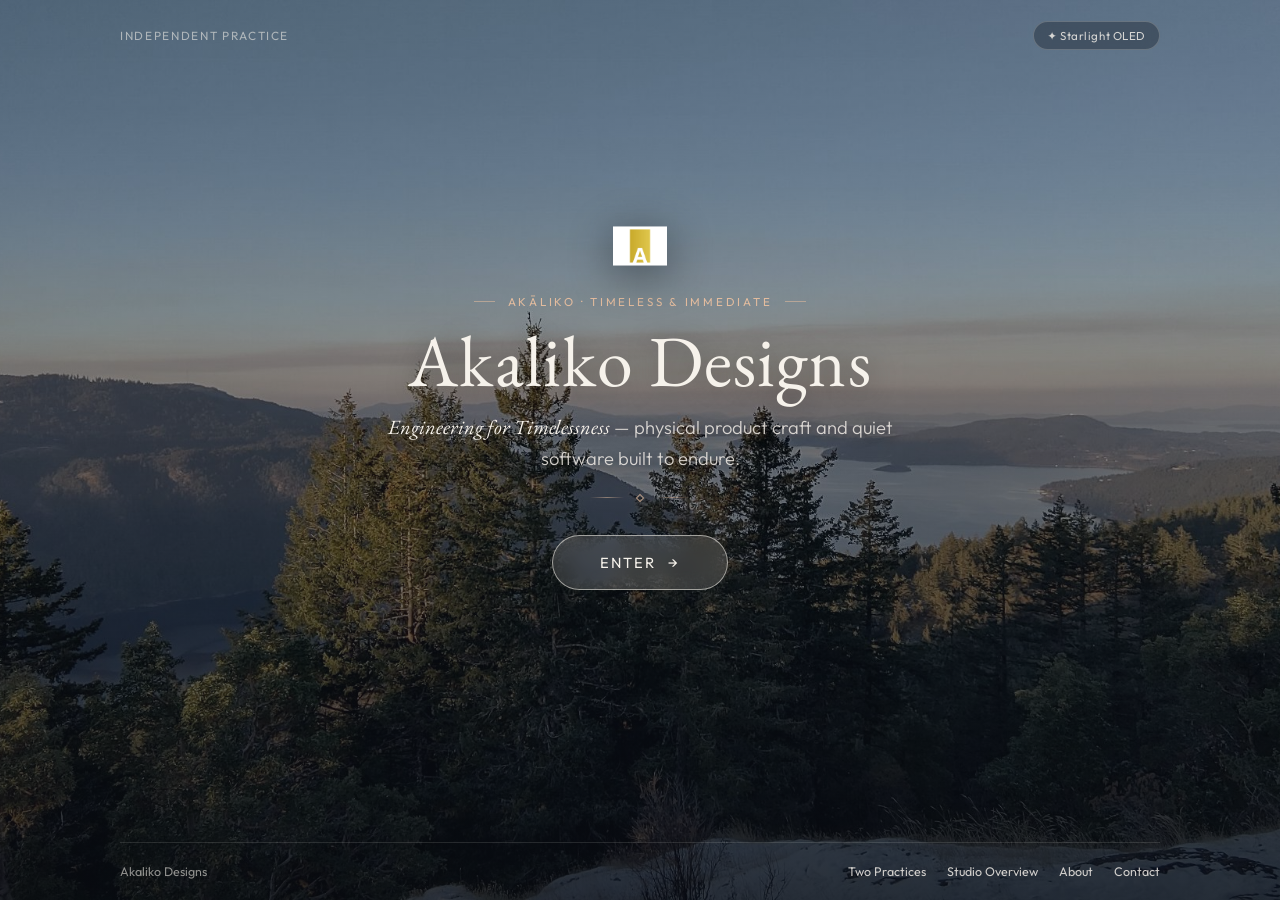
<file: index.html>
<!DOCTYPE html>
<html lang="en">
<head>
  <meta charset="UTF-8">
  <meta name="viewport" content="width=device-width, initial-scale=1.0">
  <link rel="icon" type="image/png" href="assets/akaliko-mark-gold.png">
  <title>Akaliko Designs — Engineering for Timelessness</title>
  <meta name="description" content="Akaliko Designs — Engineering for Timelessness across physical hardware development and quiet software.">
  <link rel="preconnect" href="https://fonts.googleapis.com">
  <link rel="preconnect" href="https://fonts.gstatic.com" crossorigin>
  <link href="https://fonts.googleapis.com/css2?family=EB+Garamond:ital,wght@0,400;0,500;1,400&family=Outfit:wght@300;400;500&display=swap" rel="stylesheet">
  <style>
:root {
  --phi: 1.618;
  --s1: 8px;
  --s2: 13px;
  --s3: 21px;
  --s4: 34px;
  --s5: 55px;
  --fg: #F6F2EB;
  --muted: rgba(246, 242, 235, 0.82);
  --dim: rgba(246, 242, 235, 0.56);
  --warm: #E3BC9E;
  --scrim-top: rgba(13, 18, 27, 0.36);
  --scrim-mid: rgba(13, 18, 27, 0.50);
  --scrim-bot: rgba(9, 12, 18, 0.82);
  --font-serif: 'EB Garamond', Georgia, serif;
  --font-sans: 'Outfit', system-ui, -apple-system, sans-serif;
}

html[data-theme="starlight"] {
  --scrim-top: rgba(0, 0, 0, 0.62);
  --scrim-mid: rgba(0, 0, 0, 0.74);
  --scrim-bot: rgba(0, 0, 0, 0.94);
}

*, *::before, *::after { box-sizing: border-box; }
html, body { margin: 0; padding: 0; }

body {
  min-height: 100svh;
  font-family: var(--font-sans);
  color: var(--fg);
  background:
    linear-gradient(180deg, var(--scrim-top) 0%, var(--scrim-mid) 54%, var(--scrim-bot) 100%),
    url("assets/hero-evergreen-vista.jpg") center 46% / cover no-repeat fixed;
  display: flex;
  flex-direction: column;
  justify-content: space-between;
  padding: var(--s3) var(--s3) calc(var(--s3) + env(safe-area-inset-bottom, 0px));
  -webkit-font-smoothing: antialiased;
}

.top-bar {
  width: 100%;
  max-width: 1040px;
  margin: 0 auto;
  display: flex;
  align-items: center;
  justify-content: space-between;
  gap: var(--s2);
  font-size: 0.74rem;
  letter-spacing: 0.14em;
  text-transform: uppercase;
  color: var(--dim);
}
.mode-btn {
  background: rgba(14, 19, 28, 0.34);
  border: 1px solid rgba(246, 242, 235, 0.22);
  color: var(--muted);
  border-radius: 999px;
  padding: 6px 13px;
  font: inherit;
  font-size: 0.72rem;
  letter-spacing: 0.05em;
  text-transform: none;
  cursor: pointer;
  backdrop-filter: blur(8px);
  transition: border-color 0.2s ease, color 0.2s ease, background 0.2s ease;
}
.mode-btn:hover {
  border-color: rgba(227, 188, 158, 0.65);
  color: var(--fg);
  background: rgba(20, 26, 38, 0.62);
}

/* Golden-section optical centerpiece */
.threshold {
  width: 100%;
  max-width: 660px;
  margin: 0 auto;
  flex: 1;
  display: flex;
  flex-direction: column;
  align-items: center;
  text-align: center;
  padding: var(--s4) 0;
  animation: quiet-settle 0.9s ease both;
}
.threshold::before { content: ""; flex: 1 1 0; }
.threshold::after { content: ""; flex: var(--phi) 1 0; }

@keyframes quiet-settle {
  from { opacity: 0; transform: translateY(8px); }
  to { opacity: 1; transform: translateY(0); }
}
@media (prefers-reduced-motion: reduce) {
  .threshold { animation: none; }
}

.crest {
  width: 54px;
  height: 54px;
  object-fit: contain;
  margin-bottom: var(--s3);
  filter: drop-shadow(0 8px 22px rgba(0, 0, 0, 0.45));
}

.eyebrow {
  display: inline-flex;
  align-items: center;
  gap: 13px;
  font-size: 0.72rem;
  font-weight: 400;
  letter-spacing: 0.24em;
  text-transform: uppercase;
  color: var(--warm);
  margin-bottom: var(--s2);
}
.eyebrow::before,
.eyebrow::after {
  content: "";
  width: var(--s3);
  height: 1px;
  background: rgba(227, 188, 158, 0.56);
}

.axis-ornament {
  display: inline-flex;
  align-items: center;
  gap: var(--s2);
  margin: 0 auto var(--s4);
  opacity: 0.72;
}
.axis-ornament::before,
.axis-ornament::after {
  content: "";
  width: var(--s4);
  height: 1px;
  background: linear-gradient(90deg, transparent, rgba(227, 188, 158, 0.72), transparent);
}
.axis-diamond {
  width: 6px;
  height: 6px;
  border: 1px solid var(--warm);
  transform: rotate(45deg);
}

h1 {
  margin: 0 0 var(--s2);
  font-family: var(--font-serif);
  font-weight: 400;
  font-size: clamp(2.7rem, 6.8vw, 4.5rem);
  line-height: 1.06;
  letter-spacing: 0.015em;
  color: var(--fg);
  text-shadow: 0 4px 28px rgba(0, 0, 0, 0.38);
}

.tagline {
  margin: 0 auto var(--s3);
  max-width: 44ch;
  font-size: clamp(1rem, 1.9vw, 1.15rem);
  font-weight: 300;
  line-height: 1.618;
  color: var(--muted);
  text-shadow: 0 1px 14px rgba(0, 0, 0, 0.34);
}
.tagline em {
  font-family: var(--font-serif);
  font-size: 1.1em;
  color: var(--fg);
}

.enter-btn {
  display: inline-flex;
  align-items: center;
  justify-content: center;
  gap: 12px;
  min-width: 176px;
  min-height: 55px;
  padding: 13px 34px;
  border-radius: 999px;
  background: rgba(246, 242, 235, 0.14);
  border: 1px solid rgba(246, 242, 235, 0.56);
  color: var(--fg);
  text-decoration: none;
  font-size: 0.92rem;
  font-weight: 400;
  letter-spacing: 0.14em;
  text-transform: uppercase;
  backdrop-filter: blur(10px);
  -webkit-backdrop-filter: blur(10px);
  transition: background 0.25s ease, border-color 0.25s ease, transform 0.2s ease, box-shadow 0.25s ease;
}
.enter-btn:hover,
.enter-btn:focus-visible {
  background: rgba(246, 242, 235, 0.94);
  border-color: #F6F2EB;
  color: #161B24;
  transform: translateY(-2px);
  box-shadow: 0 14px 36px rgba(0, 0, 0, 0.35);
  outline: none;
}
.enter-arrow { transition: transform 0.2s ease; }
.enter-btn:hover .enter-arrow { transform: translateX(4px); }

.foot-whisper {
  width: 100%;
  max-width: 1040px;
  margin: 0 auto;
  padding-top: var(--s3);
  border-top: 1px solid rgba(246, 242, 235, 0.12);
  display: flex;
  flex-wrap: wrap;
  align-items: center;
  justify-content: space-between;
  gap: var(--s2);
  font-size: 0.78rem;
  color: var(--dim);
}
.whisper-links {
  display: flex;
  flex-wrap: wrap;
  gap: var(--s3);
}
.whisper-links a {
  color: var(--muted);
  text-decoration: none;
  transition: color 0.2s ease;
}
.whisper-links a:hover { color: var(--fg); }

@media (max-width: 640px) {
  body { background-attachment: scroll; padding: var(--s2); }
  .foot-whisper { justify-content: center; text-align: center; }
  .whisper-links { justify-content: center; gap: var(--s2); }
}
  </style>
  <script>
(function () {
  const root = document.documentElement;
  if (localStorage.getItem('akaliko_site_theme') === 'starlight') root.setAttribute('data-theme', 'starlight');
  window.addEventListener('DOMContentLoaded', () => {
    const btn = document.getElementById('themeToggle');
    if (!btn) return;
    const sync = () => {
      const dark = root.getAttribute('data-theme') === 'starlight';
      btn.textContent = dark ? '☀ Twilight Vista' : '✦ Starlight OLED';
      btn.setAttribute('aria-pressed', dark ? 'true' : 'false');
    };
    sync();
    btn.addEventListener('click', () => {
      const next = root.getAttribute('data-theme') === 'starlight' ? 'zion' : 'starlight';
      if (next === 'starlight') root.setAttribute('data-theme', 'starlight');
      else root.removeAttribute('data-theme');
      localStorage.setItem('akaliko_site_theme', next);
      sync();
    });
  });
})();
  </script>
</head>
<body>
  <div class="top-bar">
    <span>Independent Practice</span>
    <button type="button" id="themeToggle" class="mode-btn">✦ Starlight OLED</button>
  </div>

  <main class="threshold" aria-label="Akaliko Designs welcome">
    <img src="assets/akaliko-mark-gold.png" alt="Akaliko Designs monogram" class="crest" width="54" height="54">
    <div class="eyebrow">Akāliko · Timeless &amp; Immediate</div>
    <h1>Akaliko Designs</h1>
    <p class="tagline">
      <em>Engineering for Timelessness</em> — physical product craft and quiet software built to endure.
    </p>
    <div class="axis-ornament" aria-hidden="true"><span class="axis-diamond"></span></div>
    <a href="gateway.html" class="enter-btn">
      <span>Enter</span>
      <span class="enter-arrow" aria-hidden="true">→</span>
    </a>
  </main>

  <footer class="foot-whisper">
    <span>Akaliko Designs</span>
    <div class="whisper-links">
      <a href="gateway.html">Two Practices</a>
      <a href="studio.html">Studio Overview</a>
      <a href="about.html">About</a>
      <a href="contact.html">Contact</a>
    </div>
  </footer>
</body>
</html>
</file>
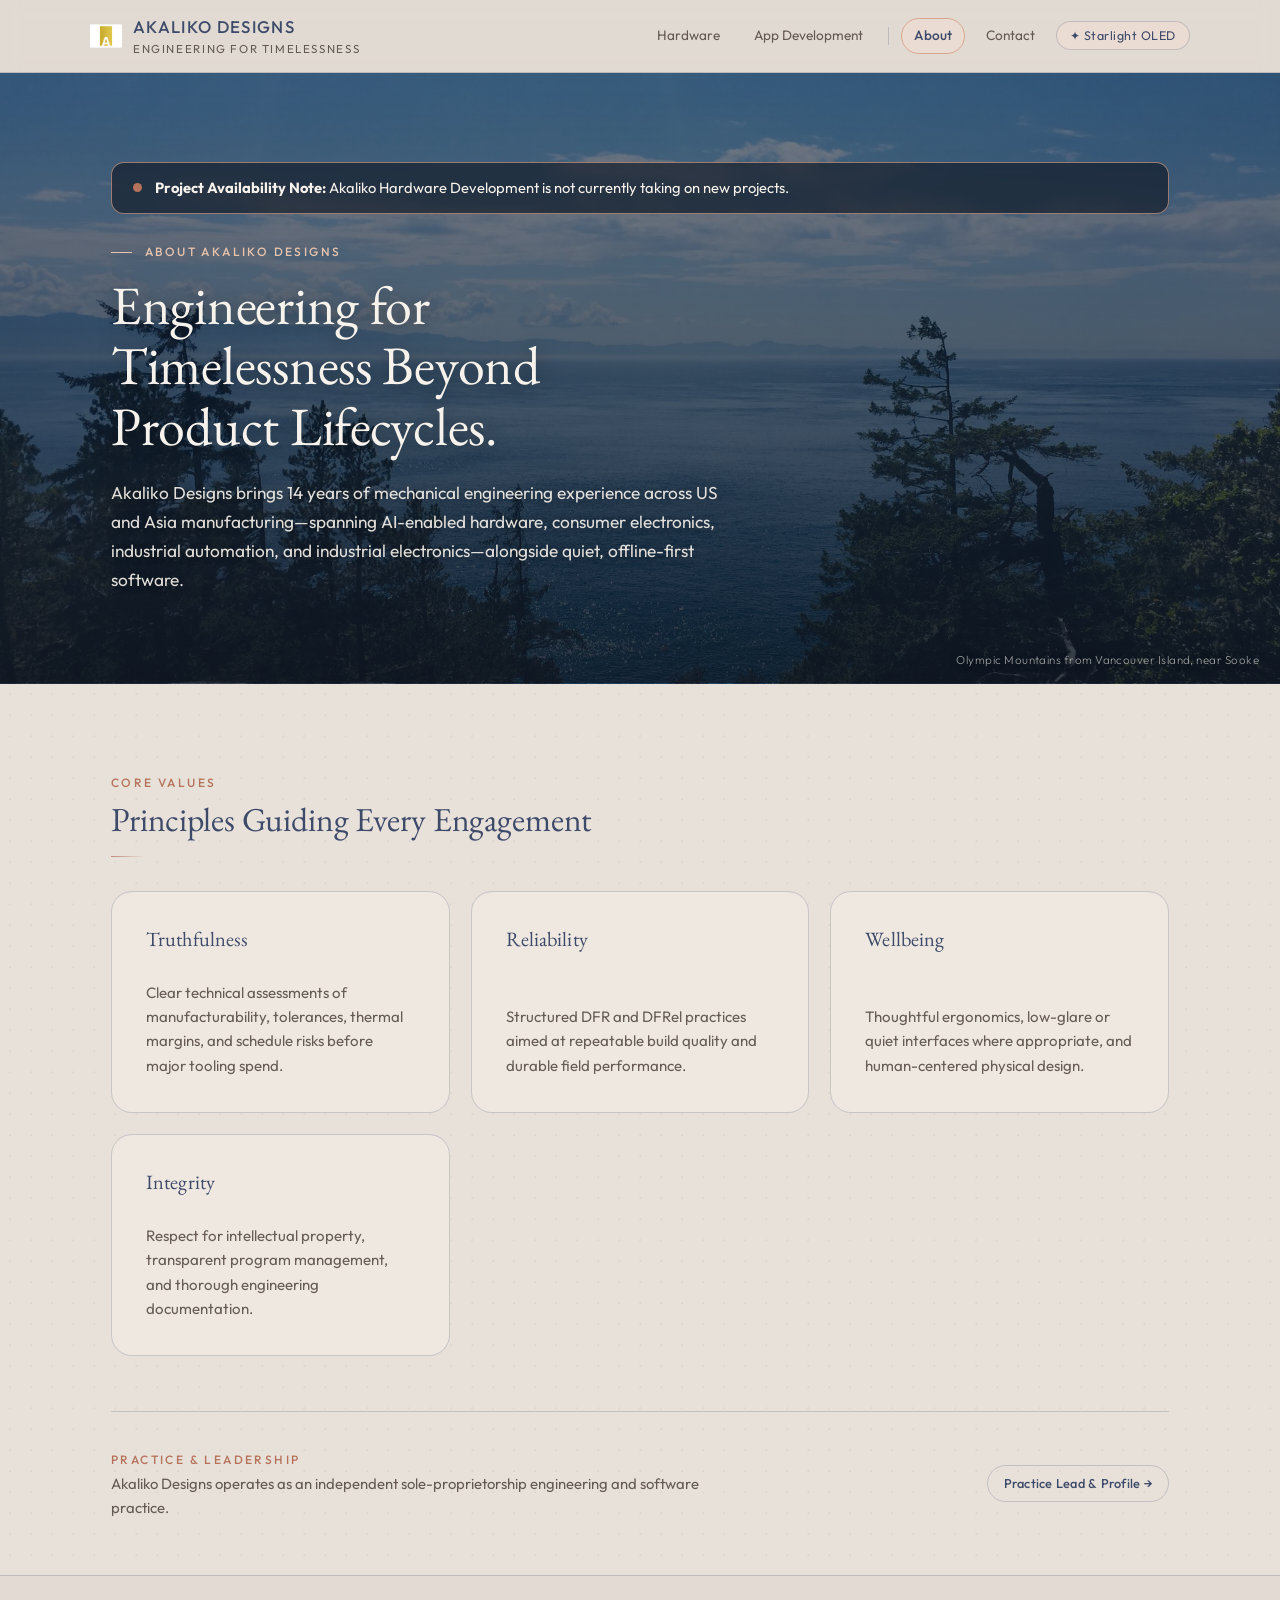
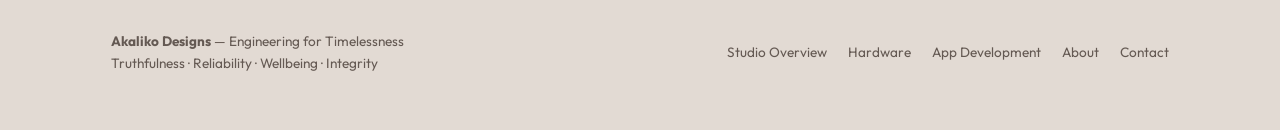
<file: about.html>
<!DOCTYPE html>
<html lang="en">
<head>
  <meta charset="UTF-8">
  <meta name="viewport" content="width=device-width, initial-scale=1.0">
  <link rel="icon" type="image/png" href="assets/akaliko-mark-gold.png">
  <title>About — Akaliko Designs</title>
  <meta name="description" content="About Akaliko Designs — Engineering for Timelessness across physical hardware development and quiet, offline-first software.">
  <link rel="preconnect" href="https://fonts.googleapis.com">
  <link rel="preconnect" href="https://fonts.gstatic.com" crossorigin>
  <link href="https://fonts.googleapis.com/css2?family=EB+Garamond:ital,wght@0,400;0,500;1,400&family=Outfit:wght@300;400;500;600&display=swap" rel="stylesheet">
  <style>
/* Akaliko Designs — Unified Stylesheet (Zion & Patagonia + Starlight OLED) */
:root {
  --phi: 1.618;
  --s1: 8px;
  --s2: 13px;
  --s3: 21px;
  --s4: 34px;
  --s5: 55px;
  --s6: 89px;
  --bg: #E2DAD3;
  --surface: #EADCD3;
  --surface-alt: #EFE8E1;
  --fg: #3D312A;
  --ink: #3E4A69;
  --muted: rgba(61, 49, 42, 0.76);
  --line: rgba(62, 74, 105, 0.22);
  --accent-warm: #DAA58D;
  --accent-warm-deep: #B5735B;
  --accent-cool: #4A6E67;
  --accent-cool-soft: #8BC7BD;
  --btn-bg: #3D312A;
  --btn-fg: #F4EFEA;
  --shadow: 0 10px 30px rgba(61, 49, 42, 0.06);
  --font-sans: "Outfit", -apple-system, BlinkMacSystemFont, "Segoe UI", Roboto, sans-serif;
  --font-serif: "EB Garamond", Georgia, serif;
}

html[data-theme="starlight"] {
  --bg: #000000;
  --surface: #0A0A0A;
  --surface-alt: #111111;
  --fg: #D8D8D8;
  --ink: #F2F2F2;
  --muted: #9A9A9A;
  --line: #262626;
  --accent-warm: #DAA58D;
  --accent-warm-deep: #E6B5A0;
  --accent-cool: #8BC7BD;
  --accent-cool-soft: #8BC7BD;
  --btn-bg: #F2F2F2;
  --btn-fg: #000000;
  --shadow: 0 10px 30px rgba(0, 0, 0, 0.65);
}

* { box-sizing: border-box; }
html { scroll-behavior: smooth; }
body {
  margin: 0;
  background: var(--bg);
  color: var(--fg);
  font-family: var(--font-sans);
  line-height: 1.618;
  transition: background-color 0.35s ease, color 0.35s ease;
  -webkit-font-smoothing: antialiased;
}

a { color: inherit; text-decoration: none; }

.container {
  max-width: 1080px;
  margin: 0 auto;
  padding: 0 var(--s3);
}

header.site-header {
  position: sticky;
  top: 0;
  z-index: 50;
  background: color-mix(in srgb, var(--bg) 90%, transparent);
  backdrop-filter: blur(10px);
  border-bottom: 1px solid var(--line);
}

.header-inner {
  display: flex;
  flex-wrap: wrap;
  align-items: center;
  justify-content: space-between;
  gap: var(--s2);
  padding: var(--s2) 0;
}

.brand-group {
  display: flex;
  flex-direction: column;
  gap: 2px;
}

.brand-title {
  font-size: 1.05rem;
  font-weight: 500;
  letter-spacing: 0.08em;
  text-transform: uppercase;
  color: var(--ink);
}

.brand-sub {
  font-size: 0.72rem;
  letter-spacing: 0.14em;
  text-transform: uppercase;
  color: var(--muted);
}

nav.primary-nav {
  display: flex;
  flex-wrap: wrap;
  align-items: center;
  gap: var(--s1);
}

nav.primary-nav a {
  font-size: 0.85rem;
  padding: 6px 12px;
  border-radius: 999px;
  color: var(--muted);
  border: 1px solid transparent;
  transition: all 0.2s ease;
}

nav.primary-nav a:hover {
  color: var(--ink);
  border-color: var(--line);
}

nav.primary-nav a.active {
  color: var(--ink);
  background: var(--surface);
  border-color: var(--accent-warm);
  font-weight: 500;
}

.nav-divider {
  width: 1px;
  height: 18px;
  background: var(--line);
  margin: 0 4px;
}

.theme-toggle {
  display: inline-flex;
  align-items: center;
  gap: 6px;
  background: var(--surface);
  color: var(--ink);
  border: 1px solid var(--line);
  border-radius: 999px;
  padding: 6px 13px;
  font-family: inherit;
  font-size: 0.78rem;
  letter-spacing: 0.04em;
  cursor: pointer;
  transition: border-color 0.2s ease, background-color 0.2s ease;
}

.theme-toggle:hover {
  border-color: var(--accent-warm);
}

.status-banner {
  display: flex;
  align-items: flex-start;
  gap: var(--s2);
  padding: var(--s2) var(--s3);
  border-radius: 12px;
  background: color-mix(in srgb, var(--accent-warm) 18%, var(--surface));
  border: 1px solid var(--accent-warm);
  color: var(--ink);
  font-size: 0.92rem;
  margin-bottom: var(--s3);
}

.status-banner.cool {
  background: color-mix(in srgb, var(--accent-cool) 15%, var(--surface));
  border-color: var(--accent-cool);
}

.status-dot {
  width: 9px;
  height: 9px;
  border-radius: 50%;
  background: var(--accent-warm-deep);
  margin-top: 7px;
  flex: 0 0 auto;
}

.status-banner.cool .status-dot {
  background: var(--accent-cool);
}

.hero {
  padding: var(--s5) 0 var(--s4);
  border-bottom: 1px solid var(--line);
}

.hero-centered {
  padding: var(--s6) 0 var(--s5);
  border-bottom: 1px solid var(--line);
  text-align: center;
}

.hero-centered .eyebrow { justify-content: center; }
.hero-centered h1 { margin-left: auto; margin-right: auto; max-width: 24ch; }
.hero-centered .lead { margin-left: auto; margin-right: auto; }
.hero-centered .cta-row { justify-content: center; }

.eyebrow {
  display: inline-flex;
  align-items: center;
  gap: 8px;
  font-size: 0.75rem;
  letter-spacing: 0.16em;
  text-transform: uppercase;
  color: var(--accent-cool);
  margin-bottom: var(--s2);
  font-weight: 500;
}

.eyebrow::before {
  content: "";
  width: 21px;
  height: 1px;
  background: var(--accent-cool);
}

h1 {
  font-family: var(--font-serif);
  font-weight: 400;
  font-size: clamp(2.1rem, 4.4vw, 3.25rem);
  line-height: 1.15;
  color: var(--ink);
  margin: 0 0 var(--s3);
  max-width: 22ch;
}

.lead {
  font-size: 1.08rem;
  color: var(--muted);
  max-width: 64ch;
  margin: 0 0 var(--s4);
}

.cta-row {
  display: flex;
  flex-wrap: wrap;
  gap: var(--s2);
  align-items: center;
}

.btn {
  display: inline-flex;
  align-items: center;
  gap: 8px;
  padding: 12px 22px;
  border-radius: 999px;
  font-size: 0.9rem;
  font-weight: 500;
  letter-spacing: 0.02em;
  border: 1px solid var(--btn-bg);
  background: var(--btn-bg);
  color: var(--btn-fg);
  cursor: pointer;
  transition: transform 0.15s ease, opacity 0.2s ease;
}

.btn:hover { opacity: 0.9; transform: translateY(-1px); }

.btn.secondary {
  background: transparent;
  color: var(--ink);
  border-color: var(--line);
}

.btn.secondary:hover {
  border-color: var(--accent-warm);
  background: var(--surface);
}

.btn.small {
  padding: 7px 14px;
  font-size: 0.8rem;
}

section.band {
  padding: var(--s5) 0;
  border-bottom: 1px solid var(--line);
}

.section-header {
  display: flex;
  flex-direction: column;
  gap: var(--s1);
  margin-bottom: var(--s4);
}

.section-kicker {
  font-size: 0.72rem;
  letter-spacing: 0.16em;
  text-transform: uppercase;
  color: var(--accent-warm-deep);
  font-weight: 500;
}

h2 {
  font-family: var(--font-serif);
  font-weight: 400;
  font-size: clamp(1.65rem, 3vw, 2.25rem);
  line-height: 1.2;
  color: var(--ink);
  margin: 0;
}

h3 {
  font-size: 1.14rem;
  font-weight: 500;
  color: var(--ink);
  margin: 0 0 var(--s1);
}

.grid-2 { display: grid; grid-template-columns: repeat(auto-fit, minmax(300px, 1fr)); gap: var(--s3); }
.grid-3 { display: grid; grid-template-columns: repeat(auto-fit, minmax(260px, 1fr)); gap: var(--s3); }
.grid-4 { display: grid; grid-template-columns: repeat(auto-fit, minmax(220px, 1fr)); gap: var(--s3); }

.card {
  background: var(--surface);
  border: 1px solid var(--line);
  border-radius: 16px;
  padding: var(--s4);
  box-shadow: var(--shadow);
  display: flex;
  flex-direction: column;
  justify-content: space-between;
  gap: var(--s3);
}

.card.subtle {
  background: var(--surface-alt);
  box-shadow: none;
}

.card p {
  margin: 0;
  color: var(--muted);
  font-size: 0.94rem;
}

.card-links {
  display: flex;
  flex-wrap: wrap;
  gap: var(--s2);
  padding-top: var(--s2);
  border-top: 1px solid var(--line);
  font-size: 0.85rem;
}

.card-links a {
  color: var(--ink);
  font-weight: 500;
}

.card-links a:hover {
  color: var(--accent-warm-deep);
  text-decoration: underline;
  text-underline-offset: 3px;
}

.filter-bar {
  display: flex;
  flex-wrap: wrap;
  gap: var(--s1);
  margin-bottom: var(--s3);
}

.filter-btn {
  background: var(--surface);
  color: var(--muted);
  border: 1px solid var(--line);
  border-radius: 999px;
  padding: 7px 15px;
  font-family: inherit;
  font-size: 0.82rem;
  cursor: pointer;
  transition: all 0.2s ease;
}

.filter-btn.active, .filter-btn:hover {
  color: var(--ink);
  border-color: var(--accent-warm);
  background: var(--surface-alt);
  font-weight: 500;
}

.research-card[hidden] { display: none; }

.research-meta {
  font-size: 0.75rem;
  letter-spacing: 0.08em;
  text-transform: uppercase;
  color: var(--accent-cool);
  font-weight: 500;
  margin-bottom: 4px;
}

.caveat-box {
  margin-top: var(--s2);
  padding: var(--s2);
  border-radius: 10px;
  background: var(--bg);
  border-left: 3px solid var(--accent-warm-deep);
  font-size: 0.84rem;
  color: var(--muted);
}

.lab-panel {
  background: var(--surface);
  border: 1px solid var(--line);
  border-radius: 16px;
  padding: var(--s4);
  box-shadow: var(--shadow);
}

.lab-controls {
  display: flex;
  flex-wrap: wrap;
  gap: var(--s2);
  align-items: center;
  justify-content: space-between;
  margin-bottom: var(--s3);
}

.strike-bars {
  display: grid;
  grid-template-columns: repeat(auto-fit, minmax(36px, 1fr));
  gap: 10px;
  align-items: end;
  min-height: 170px;
  padding: var(--s3);
  border-radius: 12px;
  background: var(--bg);
  border: 1px solid var(--line);
}

.strike-col {
  display: flex;
  flex-direction: column;
  align-items: center;
  gap: 6px;
  height: 100%;
  justify-content: flex-end;
}

.strike-bar {
  width: 100%;
  max-width: 34px;
  border-radius: 8px 8px 3px 3px;
  background: linear-gradient(180deg, var(--accent-warm-deep), var(--accent-cool));
  transition: height 0.3s ease;
  min-height: 6px;
}

.strike-val { font-size: 0.72rem; font-variant-numeric: tabular-nums; color: var(--ink); }
.strike-lbl { font-size: 0.68rem; color: var(--muted); }

.gallery-card {
  background: var(--surface);
  border: 1px solid var(--line);
  border-radius: 16px;
  padding: var(--s3);
  display: flex;
  flex-direction: column;
  gap: var(--s2);
}

.frame-box {
  position: relative;
  width: 100%;
  border-radius: 12px;
  overflow: hidden;
  border: 1px solid var(--line);
  background: var(--bg);
  cursor: pointer;
}

.frame-portrait { aspect-ratio: 9 / 14; max-height: 360px; }
.frame-wide { aspect-ratio: 16 / 10; }
.frame-box img, .frame-box svg { width: 100%; height: 100%; object-fit: cover; display: block; }

.lightbox {
  position: fixed;
  inset: 0;
  background: rgba(0, 0, 0, 0.82);
  display: none;
  align-items: center;
  justify-content: center;
  padding: var(--s3);
  z-index: 100;
}

.lightbox.open { display: flex; }

.lightbox-inner {
  background: var(--surface);
  color: var(--fg);
  border: 1px solid var(--line);
  border-radius: 16px;
  max-width: 780px;
  width: 100%;
  padding: var(--s3);
  display: flex;
  flex-direction: column;
  gap: var(--s2);
}

.tier-badge {
  display: inline-block;
  font-size: 0.72rem;
  letter-spacing: 0.12em;
  text-transform: uppercase;
  padding: 4px 10px;
  border-radius: 999px;
  background: color-mix(in srgb, var(--accent-cool) 16%, transparent);
  color: var(--accent-cool);
  font-weight: 500;
  width: fit-content;
}

.tier-metric { font-family: var(--font-serif); font-size: 1.75rem; color: var(--ink); line-height: 1.2; }
.tier-timeline { font-size: 0.84rem; color: var(--accent-warm-deep); font-weight: 500; }

ul.clean-list {
  list-style: none;
  padding: 0;
  margin: var(--s1) 0 0;
  display: flex;
  flex-direction: column;
  gap: 8px;
}

ul.clean-list li {
  font-size: 0.9rem;
  color: var(--muted);
  padding-left: 16px;
  position: relative;
}

ul.clean-list li::before {
  content: "•";
  position: absolute;
  left: 0;
  color: var(--accent-warm-deep);
}

.form-grid {
  display: grid;
  grid-template-columns: repeat(auto-fit, minmax(220px, 1fr));
  gap: var(--s2);
}

.field { display: flex; flex-direction: column; gap: 6px; }
.field.full { grid-column: 1 / -1; }
label { font-size: 0.82rem; font-weight: 500; color: var(--ink); }

input, select, textarea {
  width: 100%;
  background: var(--bg);
  color: var(--fg);
  border: 1px solid var(--line);
  border-radius: 10px;
  padding: 11px 13px;
  font-family: inherit;
  font-size: 0.94rem;
  transition: border-color 0.2s ease;
}

input:focus, select:focus, textarea:focus {
  outline: none;
  border-color: var(--accent-cool);
}

footer.site-footer {
  padding: var(--s4) 0 var(--s5);
  color: var(--muted);
  font-size: 0.85rem;
}

.footer-inner {
  display: flex;
  flex-wrap: wrap;
  justify-content: space-between;
  align-items: center;
  gap: var(--s3);
}

.footer-links {
  display: flex;
  flex-wrap: wrap;
  gap: var(--s2);
}

.footer-links a:hover { color: var(--ink); }

@media (max-width: 720px) {
  .header-inner { flex-direction: column; align-items: flex-start; }
  .nav-divider { display: none; }
}


/* Founder / Principal Bio Strip */
.founder-card {
  display: grid;
  grid-template-columns: minmax(0, 1.55fr) auto;
  gap: var(--s4);
  align-items: center;
  background: var(--surface);
  border: 1px solid var(--line);
  border-radius: 16px;
  padding: var(--s4);
  box-shadow: var(--shadow);
}
.founder-role {
  font-size: 0.92rem;
  font-weight: 500;
  color: var(--accent-cool);
  margin-bottom: 4px;
}
.founder-affil {
  font-size: 0.84rem;
  color: var(--accent-warm-deep);
  margin-bottom: var(--s2);
  font-weight: 500;
}
.founder-portrait-wrap {
  display: flex;
  flex-direction: column;
  align-items: center;
  gap: var(--s2);
}
.founder-portrait {
  width: 148px;
  height: 148px;
  border-radius: 50%;
  object-fit: cover;
  border: 3px solid var(--accent-warm);
  background: var(--surface-alt);
}
.portrait-placeholder {
  width: 148px;
  height: 148px;
  border-radius: 50%;
  border: 2px dashed var(--line);
  background: var(--surface-alt);
  display: flex;
  align-items: center;
  justify-content: center;
  text-align: center;
  padding: 12px;
  font-size: 0.76rem;
  color: var(--muted);
}
@media (max-width: 720px) {
  .founder-card { grid-template-columns: 1fr; text-align: center; }
  .founder-portrait-wrap { justify-self: center; }
}


/* Principal / Founder Bio & External Profile Links */
.bio-links {
  display: flex;
  flex-wrap: wrap;
  gap: var(--s2);
  margin-top: var(--s3);
}
.bio-link-btn {
  display: inline-flex;
  align-items: center;
  gap: 7px;
  padding: 8px 15px;
  border-radius: 999px;
  font-size: 0.84rem;
  font-weight: 500;
  background: var(--bg);
  color: var(--ink);
  border: 1px solid var(--line);
  transition: border-color 0.2s ease, transform 0.15s ease;
}
.bio-link-btn:hover {
  border-color: var(--accent-warm-deep);
  transform: translateY(-1px);
}
.studio-bio-panel {
  display: grid;
  grid-template-columns: minmax(0, 1.618fr) auto;
  gap: var(--s4);
  align-items: center;
  background: var(--surface);
  border: 1px solid var(--line);
  border-radius: 16px;
  padding: var(--s4);
  box-shadow: var(--shadow);
}
@media (max-width: 720px) {
  .studio-bio-panel { grid-template-columns: 1fr; text-align: center; }
  .bio-links { justify-content: center; }
}


/* Akaliko brand mark in header & wordmark lockup */
.brand-group { display: inline-flex; flex-direction: row; align-items: center; gap: 11px; text-decoration: none; }
.brand-mark { width: 30px; height: 30px; object-fit: contain; flex: 0 0 auto; display: block; }
.brand-text { display: flex; flex-direction: column; }
.footer-lockup { display: block; width: 148px; height: auto; margin-bottom: 10px; opacity: 0.88; filter: brightness(0.28); }
html[data-theme="starlight"] .footer-lockup { filter: brightness(1.55); opacity: 0.92; }
.founder-portrait-circle {
  width: 176px; height: 202px; object-fit: contain; display: block;
  background: transparent; border: none; border-radius: 0;
  filter: drop-shadow(0 10px 22px rgba(24, 28, 36, 0.18));
}
.client-card {
  display: grid; grid-template-columns: auto 1fr; gap: var(--s4); align-items: center;
  background: var(--surface); border: 1px solid var(--line); border-radius: 16px;
  padding: var(--s4); box-shadow: var(--shadow);
}
.client-logo-box {
  width: 116px; height: 116px; border-radius: 14px; background: #ffffff;
  border: 1px solid rgba(62, 74, 105, 0.14); padding: 10px;
  display: flex; align-items: center; justify-content: center; flex: 0 0 auto;
}
.client-logo-box img { width: 100%; height: 100%; object-fit: contain; display: block; }
@media (max-width: 640px) {
  .client-card { grid-template-columns: 1fr; text-align: center; justify-items: center; }
}
.hero-coastal {
  position: relative;
  background:
    linear-gradient(180deg, rgba(16, 28, 44, 0.56) 0%, rgba(16, 28, 44, 0.68) 58%, rgba(14, 22, 34, 0.82) 100%),
    url("assets/banner-coastal-pines.jpg") center 48% / cover no-repeat;
  color: #F7F3EC;
  border-bottom: 1px solid var(--line);
}
html[data-theme="starlight"] .hero-coastal {
  background:
    linear-gradient(180deg, rgba(0, 0, 0, 0.60) 0%, rgba(0, 0, 0, 0.72) 62%, rgba(0, 0, 0, 0.90) 100%),
    url("assets/banner-coastal-pines.jpg") center 48% / cover no-repeat;
}
.hero-coastal .eyebrow { color: #E6C3AD; }
.hero-coastal .eyebrow::before { background: #E6C3AD; }
.hero-coastal h1 { color: #F7F3EC; text-shadow: 0 2px 18px rgba(0, 0, 0, 0.35); }
.hero-coastal .lead { color: rgba(247, 243, 236, 0.90); text-shadow: 0 1px 10px rgba(0, 0, 0, 0.30); }
.hero-coastal .status-banner {
  background: rgba(16, 24, 36, 0.64);
  border-color: rgba(218, 165, 141, 0.65);
  color: #F7F3EC;
  backdrop-filter: blur(8px);
}
.hero-coastal .btn { background: #F4EFEA; color: #1E242E; border-color: #F4EFEA; }
.hero-coastal .btn.secondary {
  background: rgba(18, 26, 38, 0.44);
  color: #F7F3EC;
  border-color: rgba(247, 243, 236, 0.52);
  backdrop-filter: blur(6px);
}
.hero-coastal .btn.secondary:hover { background: rgba(247, 243, 236, 0.18); border-color: #F7F3EC; }
.hero-photo-caption {
  position: absolute;
  right: var(--s3);
  bottom: var(--s2);
  margin: 0;
  font-size: 0.72rem;
  font-weight: 300;
  letter-spacing: 0.04em;
  color: rgba(247, 243, 236, 0.58);
  text-shadow: 0 1px 8px rgba(0, 0, 0, 0.45);
  pointer-events: none;
}
  </style>
  <link rel="stylesheet" href="assets/akaliko-harmony.css">
  <script>
(function () {
  const root = document.documentElement;
  const saved = localStorage.getItem('akaliko_site_theme');
  if (saved === 'starlight') root.setAttribute('data-theme', 'starlight');
  window.addEventListener('DOMContentLoaded', () => {
    const btn = document.getElementById('themeToggle');
    if (!btn) return;
    const syncLabel = () => {
      const dark = root.getAttribute('data-theme') === 'starlight';
      btn.textContent = dark ? '☀ Zion & Patagonia' : '✦ Starlight OLED';
      btn.setAttribute('aria-pressed', dark ? 'true' : 'false');
    };
    syncLabel();
    btn.addEventListener('click', () => {
      const next = root.getAttribute('data-theme') === 'starlight' ? 'zion' : 'starlight';
      if (next === 'starlight') root.setAttribute('data-theme', 'starlight');
      else root.removeAttribute('data-theme');
      localStorage.setItem('akaliko_site_theme', next);
      syncLabel();
    });
  });
})();
  </script>
</head>
<body>
  <header class="site-header">
    <div class="container header-inner">
      <a href="index.html" class="brand-group">
        <img src="assets/akaliko-mark-gold.png" alt="" class="brand-mark" width="30" height="30">
        <span class="brand-text">
          <span class="brand-title">Akaliko Designs</span>
          <span class="brand-sub">Engineering for Timelessness</span>
        </span>
      </a>
      <nav class="primary-nav" aria-label="Main site navigation">
        <a href="hardware.html">Hardware</a>
        <a href="apps.html">App Development</a>
        <span class="nav-divider" aria-hidden="true"></span>
        <a href="about.html" class="active">About</a>
        <a href="contact.html">Contact</a>
        <button type="button" id="themeToggle" class="theme-toggle">✦ Starlight OLED</button>
      </nav>
    </div>
  </header>

  <main>
    <section class="hero hero-coastal">
      <div class="container">
        <div class="status-banner" role="status">
          <span class="status-dot" aria-hidden="true"></span>
          <div><strong>Project Availability Note:</strong> Akaliko Hardware Development is not currently taking on new projects.</div>
        </div>
        <div class="eyebrow">About Akaliko Designs</div>
        <h1>Engineering for Timelessness Beyond Product Lifecycles.</h1>
        <p class="lead">
          Akaliko Designs brings 14 years of mechanical engineering experience across US and Asia manufacturing—spanning AI-enabled hardware, consumer electronics, industrial automation, and industrial electronics—alongside quiet, offline-first software.
        </p>
      </div>
      <p class="hero-photo-caption">Olympic Mountains from Vancouver Island, near Sooke</p>
    </section>

    <section class="band" style="border-bottom:none">
      <div class="container">
        <div class="section-header">
          <span class="section-kicker">Core Values</span>
          <h2>Principles Guiding Every Engagement</h2>
        </div>
        <div class="grid-2">
          <article class="card subtle">
            <h3>Truthfulness</h3>
            <p>Clear technical assessments of manufacturability, tolerances, thermal margins, and schedule risks before major tooling spend.</p>
          </article>
          <article class="card subtle">
            <h3>Reliability</h3>
            <p>Structured DFR and DFRel practices aimed at repeatable build quality and durable field performance.</p>
          </article>
          <article class="card subtle">
            <h3>Wellbeing</h3>
            <p>Thoughtful ergonomics, low-glare or quiet interfaces where appropriate, and human-centered physical design.</p>
          </article>
          <article class="card subtle">
            <h3>Integrity</h3>
            <p>Respect for intellectual property, transparent program management, and thorough engineering documentation.</p>
          </article>
        </div>

        <div style="margin-top:var(--s5);padding-top:var(--s4);border-top:1px solid var(--line);display:flex;flex-wrap:wrap;align-items:center;justify-content:space-between;gap:var(--s3)">
          <div style="max-width:56ch">
            <span class="section-kicker" style="margin-bottom:4px">Practice &amp; Leadership</span>
            <p style="margin:0;color:var(--muted);font-size:0.93rem">
              Akaliko Designs operates as an independent sole-proprietorship engineering and software practice.
            </p>
          </div>
          <a href="principal.html" class="btn small secondary">Practice Lead &amp; Profile →</a>
        </div>
      </div>
    </section>
  </main>

  <footer class="site-footer">
    <div class="container footer-inner">
      <div>
        <strong>Akaliko Designs</strong> — Engineering for Timelessness<br>
        <span>Truthfulness · Reliability · Wellbeing · Integrity</span>
      </div>
      <div class="footer-links">
        <a href="studio.html">Studio Overview</a>
        <a href="hardware.html">Hardware</a>
        <a href="apps.html">App Development</a>
        <a href="about.html">About</a>
        <a href="contact.html">Contact</a>
      </div>
    </div>
  </footer>

</body>
</html>
</file>
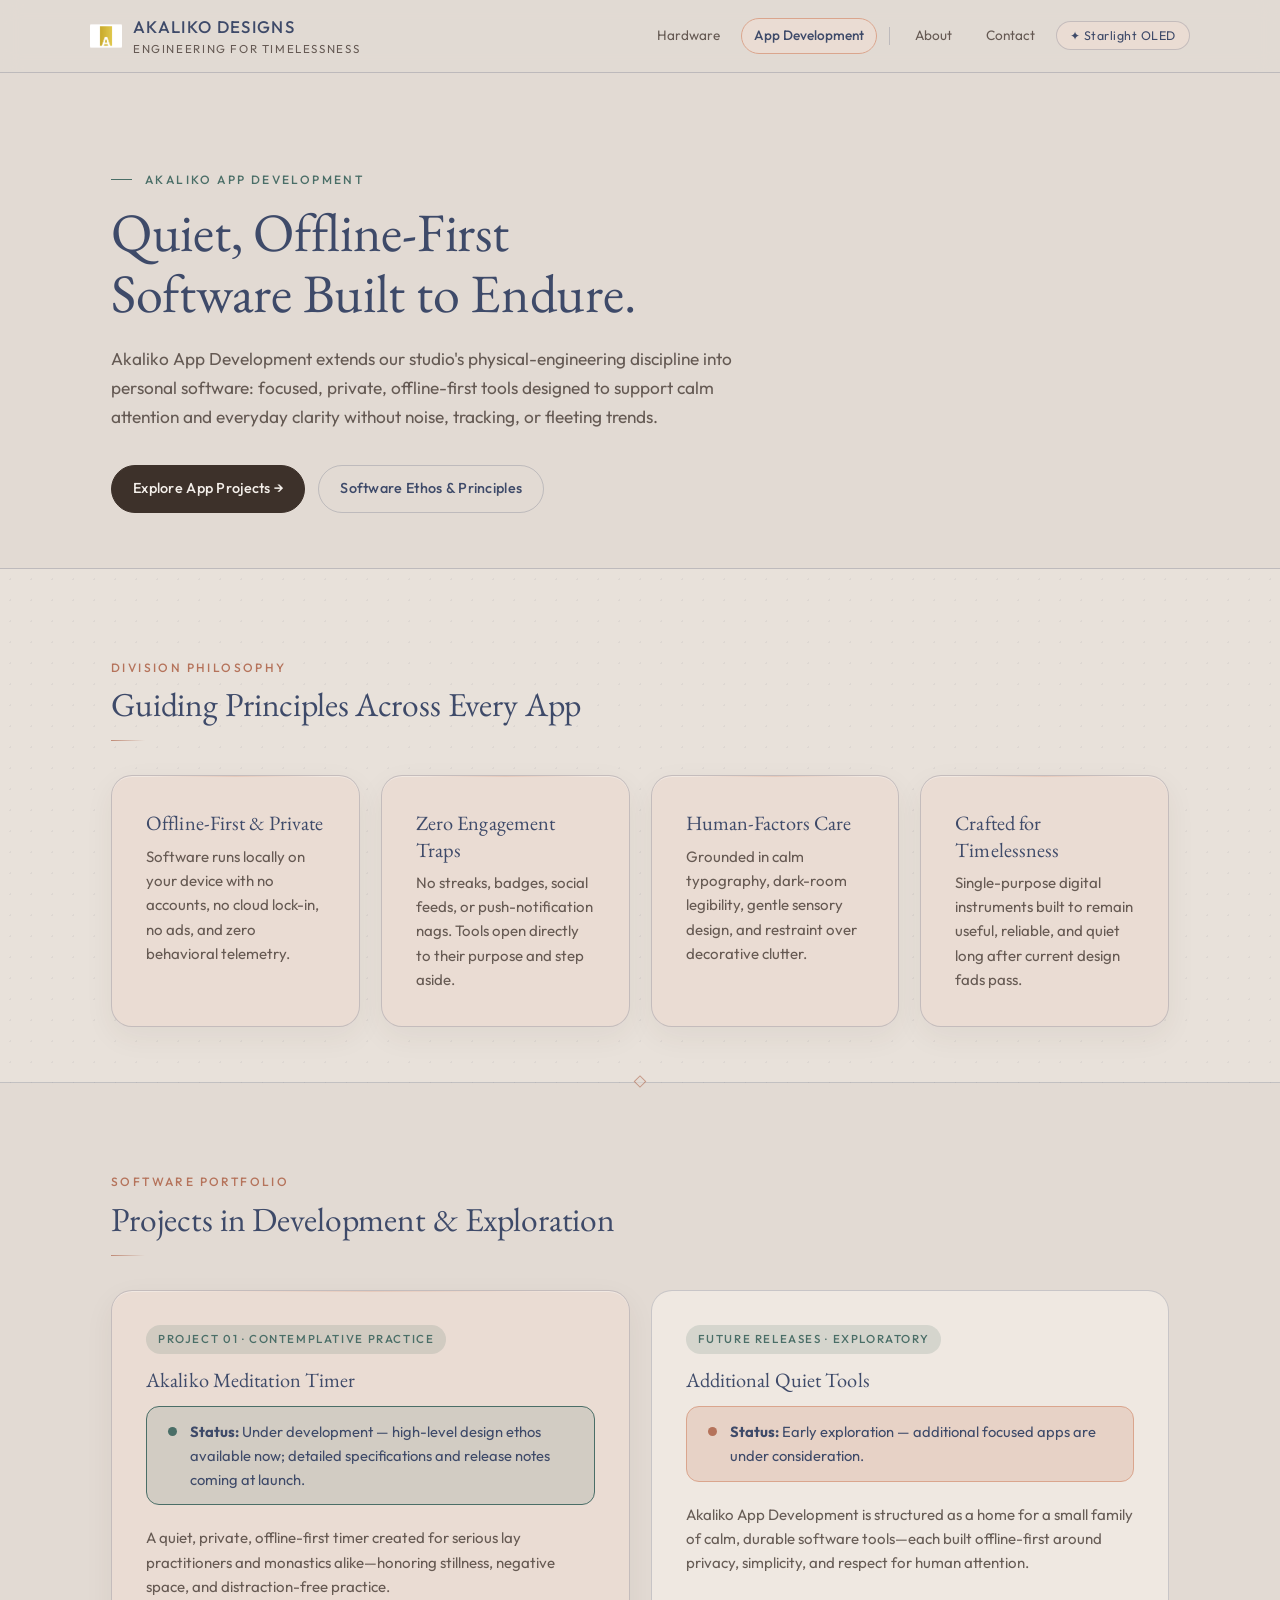
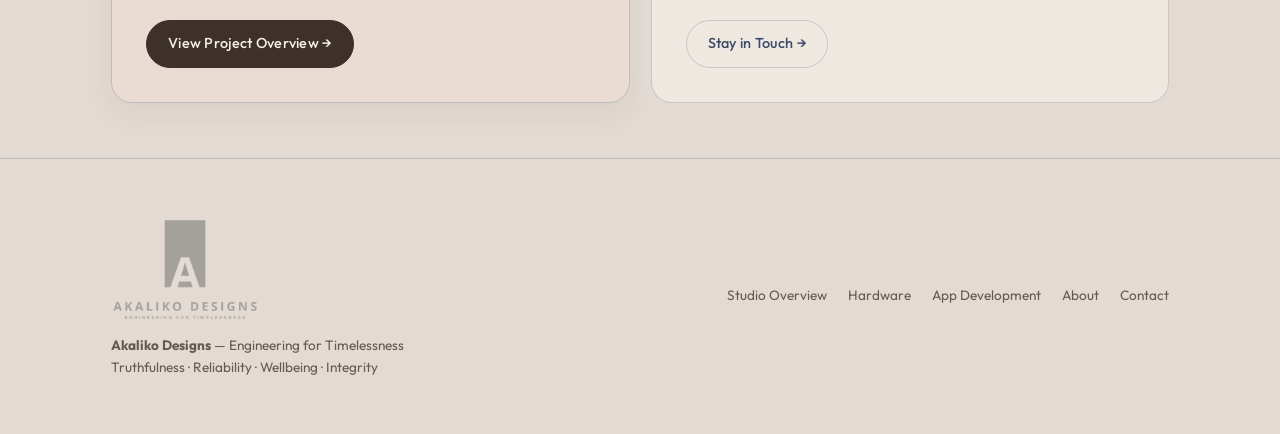
<file: apps.html>
<!DOCTYPE html>
<html lang="en">
<head>
  <meta charset="UTF-8">
  <meta name="viewport" content="width=device-width, initial-scale=1.0">
  <link rel="icon" type="image/png" href="assets/akaliko-mark-gold.png">
  <title>Akaliko App Development — Quiet, Offline-First Software</title>
  <meta name="description" content="Akaliko App Development creates quiet, private, offline-first software grounded in human-factors restraint and timeless craft—beginning with the Akaliko Meditation Timer.">
  <link rel="preconnect" href="https://fonts.googleapis.com">
  <link rel="preconnect" href="https://fonts.gstatic.com" crossorigin>
  <link href="https://fonts.googleapis.com/css2?family=EB+Garamond:ital,wght@0,400;0,500;1,400&family=Outfit:wght@300;400;500;600&display=swap" rel="stylesheet">
  <style>
/* Akaliko Designs — Unified Stylesheet (Zion & Patagonia + Starlight OLED) */
:root {
  --phi: 1.618;
  --s1: 8px;
  --s2: 13px;
  --s3: 21px;
  --s4: 34px;
  --s5: 55px;
  --s6: 89px;
  --bg: #E2DAD3;
  --surface: #EADCD3;
  --surface-alt: #EFE8E1;
  --fg: #3D312A;
  --ink: #3E4A69;
  --muted: rgba(61, 49, 42, 0.76);
  --line: rgba(62, 74, 105, 0.22);
  --accent-warm: #DAA58D;
  --accent-warm-deep: #B5735B;
  --accent-cool: #4A6E67;
  --accent-cool-soft: #8BC7BD;
  --btn-bg: #3D312A;
  --btn-fg: #F4EFEA;
  --shadow: 0 10px 30px rgba(61, 49, 42, 0.06);
  --font-sans: "Outfit", -apple-system, BlinkMacSystemFont, "Segoe UI", Roboto, sans-serif;
  --font-serif: "EB Garamond", Georgia, serif;
}

html[data-theme="starlight"] {
  --bg: #000000;
  --surface: #0A0A0A;
  --surface-alt: #111111;
  --fg: #D8D8D8;
  --ink: #F2F2F2;
  --muted: #9A9A9A;
  --line: #262626;
  --accent-warm: #DAA58D;
  --accent-warm-deep: #E6B5A0;
  --accent-cool: #8BC7BD;
  --accent-cool-soft: #8BC7BD;
  --btn-bg: #F2F2F2;
  --btn-fg: #000000;
  --shadow: 0 10px 30px rgba(0, 0, 0, 0.65);
}

* { box-sizing: border-box; }
html { scroll-behavior: smooth; }
body {
  margin: 0;
  background: var(--bg);
  color: var(--fg);
  font-family: var(--font-sans);
  line-height: 1.618;
  transition: background-color 0.35s ease, color 0.35s ease;
  -webkit-font-smoothing: antialiased;
}

a { color: inherit; text-decoration: none; }

.container {
  max-width: 1080px;
  margin: 0 auto;
  padding: 0 var(--s3);
}

header.site-header {
  position: sticky;
  top: 0;
  z-index: 50;
  background: color-mix(in srgb, var(--bg) 90%, transparent);
  backdrop-filter: blur(10px);
  border-bottom: 1px solid var(--line);
}

.header-inner {
  display: flex;
  flex-wrap: wrap;
  align-items: center;
  justify-content: space-between;
  gap: var(--s2);
  padding: var(--s2) 0;
}

.brand-group {
  display: flex;
  flex-direction: column;
  gap: 2px;
}

.brand-title {
  font-size: 1.05rem;
  font-weight: 500;
  letter-spacing: 0.08em;
  text-transform: uppercase;
  color: var(--ink);
}

.brand-sub {
  font-size: 0.72rem;
  letter-spacing: 0.14em;
  text-transform: uppercase;
  color: var(--muted);
}

nav.primary-nav {
  display: flex;
  flex-wrap: wrap;
  align-items: center;
  gap: var(--s1);
}

nav.primary-nav a {
  font-size: 0.85rem;
  padding: 6px 12px;
  border-radius: 999px;
  color: var(--muted);
  border: 1px solid transparent;
  transition: all 0.2s ease;
}

nav.primary-nav a:hover {
  color: var(--ink);
  border-color: var(--line);
}

nav.primary-nav a.active {
  color: var(--ink);
  background: var(--surface);
  border-color: var(--accent-warm);
  font-weight: 500;
}

.nav-divider {
  width: 1px;
  height: 18px;
  background: var(--line);
  margin: 0 4px;
}

.theme-toggle {
  display: inline-flex;
  align-items: center;
  gap: 6px;
  background: var(--surface);
  color: var(--ink);
  border: 1px solid var(--line);
  border-radius: 999px;
  padding: 6px 13px;
  font-family: inherit;
  font-size: 0.78rem;
  letter-spacing: 0.04em;
  cursor: pointer;
  transition: border-color 0.2s ease, background-color 0.2s ease;
}

.theme-toggle:hover {
  border-color: var(--accent-warm);
}

.status-banner {
  display: flex;
  align-items: flex-start;
  gap: var(--s2);
  padding: var(--s2) var(--s3);
  border-radius: 12px;
  background: color-mix(in srgb, var(--accent-warm) 18%, var(--surface));
  border: 1px solid var(--accent-warm);
  color: var(--ink);
  font-size: 0.92rem;
  margin-bottom: var(--s3);
}

.status-banner.cool {
  background: color-mix(in srgb, var(--accent-cool) 15%, var(--surface));
  border-color: var(--accent-cool);
}

.status-dot {
  width: 9px;
  height: 9px;
  border-radius: 50%;
  background: var(--accent-warm-deep);
  margin-top: 7px;
  flex: 0 0 auto;
}

.status-banner.cool .status-dot {
  background: var(--accent-cool);
}

.hero {
  padding: var(--s5) 0 var(--s4);
  border-bottom: 1px solid var(--line);
}

.hero-centered {
  padding: var(--s6) 0 var(--s5);
  border-bottom: 1px solid var(--line);
  text-align: center;
}

.hero-centered .eyebrow { justify-content: center; }
.hero-centered h1 { margin-left: auto; margin-right: auto; max-width: 24ch; }
.hero-centered .lead { margin-left: auto; margin-right: auto; }
.hero-centered .cta-row { justify-content: center; }

.hero-vista {
  position: relative;
  background:
    linear-gradient(180deg, rgba(18, 24, 34, 0.52) 0%, rgba(18, 24, 34, 0.64) 58%, rgba(14, 18, 26, 0.80) 100%),
    url("assets/hero-evergreen-vista.jpg") center 46% / cover no-repeat;
  color: #F7F3EC;
  border-bottom: 1px solid var(--line);
}
html[data-theme="starlight"] .hero-vista {
  background:
    linear-gradient(180deg, rgba(0, 0, 0, 0.58) 0%, rgba(0, 0, 0, 0.70) 62%, rgba(0, 0, 0, 0.90) 100%),
    url("assets/hero-evergreen-vista.jpg") center 46% / cover no-repeat;
}
.hero-vista .eyebrow { color: #E6C3AD; }
.hero-vista .eyebrow::before { background: #E6C3AD; }
.hero-vista h1 { color: #F7F3EC; text-shadow: 0 2px 18px rgba(0, 0, 0, 0.35); }
.hero-vista .lead { color: rgba(247, 243, 236, 0.90); text-shadow: 0 1px 10px rgba(0, 0, 0, 0.30); }
.hero-vista .status-banner {
  background: rgba(18, 23, 32, 0.62);
  border-color: rgba(218, 165, 141, 0.65);
  color: #F7F3EC;
  backdrop-filter: blur(8px);
}
.hero-vista .btn { background: #F4EFEA; color: #1E242E; border-color: #F4EFEA; }
.hero-vista .btn.secondary {
  background: rgba(20, 25, 34, 0.42);
  color: #F7F3EC;
  border-color: rgba(247, 243, 236, 0.52);
  backdrop-filter: blur(6px);
}
.hero-vista .btn.secondary:hover {
  background: rgba(247, 243, 236, 0.18);
  border-color: #F7F3EC;
}

.eyebrow {
  display: inline-flex;
  align-items: center;
  gap: 8px;
  font-size: 0.75rem;
  letter-spacing: 0.16em;
  text-transform: uppercase;
  color: var(--accent-cool);
  margin-bottom: var(--s2);
  font-weight: 500;
}

.eyebrow::before {
  content: "";
  width: 21px;
  height: 1px;
  background: var(--accent-cool);
}

h1 {
  font-family: var(--font-serif);
  font-weight: 400;
  font-size: clamp(2.1rem, 4.4vw, 3.25rem);
  line-height: 1.15;
  color: var(--ink);
  margin: 0 0 var(--s3);
  max-width: 22ch;
}

.lead {
  font-size: 1.08rem;
  color: var(--muted);
  max-width: 64ch;
  margin: 0 0 var(--s4);
}

.cta-row {
  display: flex;
  flex-wrap: wrap;
  gap: var(--s2);
  align-items: center;
}

.btn {
  display: inline-flex;
  align-items: center;
  gap: 8px;
  padding: 12px 22px;
  border-radius: 999px;
  font-size: 0.9rem;
  font-weight: 500;
  letter-spacing: 0.02em;
  border: 1px solid var(--btn-bg);
  background: var(--btn-bg);
  color: var(--btn-fg);
  cursor: pointer;
  transition: transform 0.15s ease, opacity 0.2s ease;
}

.btn:hover { opacity: 0.9; transform: translateY(-1px); }

.btn.secondary {
  background: transparent;
  color: var(--ink);
  border-color: var(--line);
}

.btn.secondary:hover {
  border-color: var(--accent-warm);
  background: var(--surface);
}

.btn.small {
  padding: 7px 14px;
  font-size: 0.8rem;
}

section.band {
  padding: var(--s5) 0;
  border-bottom: 1px solid var(--line);
}

.section-header {
  display: flex;
  flex-direction: column;
  gap: var(--s1);
  margin-bottom: var(--s4);
}

.section-kicker {
  font-size: 0.72rem;
  letter-spacing: 0.16em;
  text-transform: uppercase;
  color: var(--accent-warm-deep);
  font-weight: 500;
}

h2 {
  font-family: var(--font-serif);
  font-weight: 400;
  font-size: clamp(1.65rem, 3vw, 2.25rem);
  line-height: 1.2;
  color: var(--ink);
  margin: 0;
}

h3 {
  font-size: 1.14rem;
  font-weight: 500;
  color: var(--ink);
  margin: 0 0 var(--s1);
}

.grid-2 { display: grid; grid-template-columns: repeat(auto-fit, minmax(300px, 1fr)); gap: var(--s3); }
.grid-3 { display: grid; grid-template-columns: repeat(auto-fit, minmax(260px, 1fr)); gap: var(--s3); }
.grid-4 { display: grid; grid-template-columns: repeat(auto-fit, minmax(220px, 1fr)); gap: var(--s3); }

.card {
  background: var(--surface);
  border: 1px solid var(--line);
  border-radius: 16px;
  padding: var(--s4);
  box-shadow: var(--shadow);
  display: flex;
  flex-direction: column;
  justify-content: space-between;
  gap: var(--s3);
}

.card.subtle {
  background: var(--surface-alt);
  box-shadow: none;
}

.card p {
  margin: 0;
  color: var(--muted);
  font-size: 0.94rem;
}

.card-links {
  display: flex;
  flex-wrap: wrap;
  gap: var(--s2);
  padding-top: var(--s2);
  border-top: 1px solid var(--line);
  font-size: 0.85rem;
}

.card-links a {
  color: var(--ink);
  font-weight: 500;
}

.card-links a:hover {
  color: var(--accent-warm-deep);
  text-decoration: underline;
  text-underline-offset: 3px;
}

.filter-bar {
  display: flex;
  flex-wrap: wrap;
  gap: var(--s1);
  margin-bottom: var(--s3);
}

.filter-btn {
  background: var(--surface);
  color: var(--muted);
  border: 1px solid var(--line);
  border-radius: 999px;
  padding: 7px 15px;
  font-family: inherit;
  font-size: 0.82rem;
  cursor: pointer;
  transition: all 0.2s ease;
}

.filter-btn.active, .filter-btn:hover {
  color: var(--ink);
  border-color: var(--accent-warm);
  background: var(--surface-alt);
  font-weight: 500;
}

.research-card[hidden] { display: none; }

.research-meta {
  font-size: 0.75rem;
  letter-spacing: 0.08em;
  text-transform: uppercase;
  color: var(--accent-cool);
  font-weight: 500;
  margin-bottom: 4px;
}

.caveat-box {
  margin-top: var(--s2);
  padding: var(--s2);
  border-radius: 10px;
  background: var(--bg);
  border-left: 3px solid var(--accent-warm-deep);
  font-size: 0.84rem;
  color: var(--muted);
}

.lab-panel {
  background: var(--surface);
  border: 1px solid var(--line);
  border-radius: 16px;
  padding: var(--s4);
  box-shadow: var(--shadow);
}

.lab-controls {
  display: flex;
  flex-wrap: wrap;
  gap: var(--s2);
  align-items: center;
  justify-content: space-between;
  margin-bottom: var(--s3);
}

.strike-bars {
  display: grid;
  grid-template-columns: repeat(auto-fit, minmax(36px, 1fr));
  gap: 10px;
  align-items: end;
  min-height: 170px;
  padding: var(--s3);
  border-radius: 12px;
  background: var(--bg);
  border: 1px solid var(--line);
}

.strike-col {
  display: flex;
  flex-direction: column;
  align-items: center;
  gap: 6px;
  height: 100%;
  justify-content: flex-end;
}

.strike-bar {
  width: 100%;
  max-width: 34px;
  border-radius: 8px 8px 3px 3px;
  background: linear-gradient(180deg, var(--accent-warm-deep), var(--accent-cool));
  transition: height 0.3s ease;
  min-height: 6px;
}

.strike-val { font-size: 0.72rem; font-variant-numeric: tabular-nums; color: var(--ink); }
.strike-lbl { font-size: 0.68rem; color: var(--muted); }

.gallery-card {
  background: var(--surface);
  border: 1px solid var(--line);
  border-radius: 16px;
  padding: var(--s3);
  display: flex;
  flex-direction: column;
  gap: var(--s2);
}

.frame-box {
  position: relative;
  width: 100%;
  border-radius: 12px;
  overflow: hidden;
  border: 1px solid var(--line);
  background: var(--bg);
  cursor: pointer;
}

.frame-portrait { aspect-ratio: 9 / 14; max-height: 360px; }
.frame-wide { aspect-ratio: 16 / 10; }
.frame-box img, .frame-box svg { width: 100%; height: 100%; object-fit: cover; display: block; }

.lightbox {
  position: fixed;
  inset: 0;
  background: rgba(0, 0, 0, 0.82);
  display: none;
  align-items: center;
  justify-content: center;
  padding: var(--s3);
  z-index: 100;
}

.lightbox.open { display: flex; }

.lightbox-inner {
  background: var(--surface);
  color: var(--fg);
  border: 1px solid var(--line);
  border-radius: 16px;
  max-width: 780px;
  width: 100%;
  padding: var(--s3);
  display: flex;
  flex-direction: column;
  gap: var(--s2);
}

.tier-badge {
  display: inline-block;
  font-size: 0.72rem;
  letter-spacing: 0.12em;
  text-transform: uppercase;
  padding: 4px 10px;
  border-radius: 999px;
  background: color-mix(in srgb, var(--accent-cool) 16%, transparent);
  color: var(--accent-cool);
  font-weight: 500;
  width: fit-content;
}

.tier-metric { font-family: var(--font-serif); font-size: 1.75rem; color: var(--ink); line-height: 1.2; }
.tier-timeline { font-size: 0.84rem; color: var(--accent-warm-deep); font-weight: 500; }

ul.clean-list {
  list-style: none;
  padding: 0;
  margin: var(--s1) 0 0;
  display: flex;
  flex-direction: column;
  gap: 8px;
}

ul.clean-list li {
  font-size: 0.9rem;
  color: var(--muted);
  padding-left: 16px;
  position: relative;
}

ul.clean-list li::before {
  content: "•";
  position: absolute;
  left: 0;
  color: var(--accent-warm-deep);
}

.form-grid {
  display: grid;
  grid-template-columns: repeat(auto-fit, minmax(220px, 1fr));
  gap: var(--s2);
}

.field { display: flex; flex-direction: column; gap: 6px; }
.field.full { grid-column: 1 / -1; }
label { font-size: 0.82rem; font-weight: 500; color: var(--ink); }

input, select, textarea {
  width: 100%;
  background: var(--bg);
  color: var(--fg);
  border: 1px solid var(--line);
  border-radius: 10px;
  padding: 11px 13px;
  font-family: inherit;
  font-size: 0.94rem;
  transition: border-color 0.2s ease;
}

input:focus, select:focus, textarea:focus {
  outline: none;
  border-color: var(--accent-cool);
}

footer.site-footer {
  padding: var(--s4) 0 var(--s5);
  color: var(--muted);
  font-size: 0.85rem;
}

.footer-inner {
  display: flex;
  flex-wrap: wrap;
  justify-content: space-between;
  align-items: center;
  gap: var(--s3);
}

.footer-links {
  display: flex;
  flex-wrap: wrap;
  gap: var(--s2);
}

.footer-links a:hover { color: var(--ink); }

@media (max-width: 720px) {
  .header-inner { flex-direction: column; align-items: flex-start; }
  .nav-divider { display: none; }
}


/* Founder / Principal Bio Strip */
.founder-card {
  display: grid;
  grid-template-columns: minmax(0, 1.55fr) auto;
  gap: var(--s4);
  align-items: center;
  background: var(--surface);
  border: 1px solid var(--line);
  border-radius: 16px;
  padding: var(--s4);
  box-shadow: var(--shadow);
}
.founder-role {
  font-size: 0.92rem;
  font-weight: 500;
  color: var(--accent-cool);
  margin-bottom: 4px;
}
.founder-affil {
  font-size: 0.84rem;
  color: var(--accent-warm-deep);
  margin-bottom: var(--s2);
  font-weight: 500;
}
.founder-portrait-wrap {
  display: flex;
  flex-direction: column;
  align-items: center;
  gap: var(--s2);
}
.founder-portrait {
  width: 148px;
  height: 148px;
  border-radius: 50%;
  object-fit: cover;
  border: 3px solid var(--accent-warm);
  background: var(--surface-alt);
}
.portrait-placeholder {
  width: 148px;
  height: 148px;
  border-radius: 50%;
  border: 2px dashed var(--line);
  background: var(--surface-alt);
  display: flex;
  align-items: center;
  justify-content: center;
  text-align: center;
  padding: 12px;
  font-size: 0.76rem;
  color: var(--muted);
}
@media (max-width: 720px) {
  .founder-card { grid-template-columns: 1fr; text-align: center; }
  .founder-portrait-wrap { justify-self: center; }
}


/* Principal / Founder Bio & External Profile Links */
.bio-links {
  display: flex;
  flex-wrap: wrap;
  gap: var(--s2);
  margin-top: var(--s3);
}
.bio-link-btn {
  display: inline-flex;
  align-items: center;
  gap: 7px;
  padding: 8px 15px;
  border-radius: 999px;
  font-size: 0.84rem;
  font-weight: 500;
  background: var(--bg);
  color: var(--ink);
  border: 1px solid var(--line);
  transition: border-color 0.2s ease, transform 0.15s ease;
}
.bio-link-btn:hover {
  border-color: var(--accent-warm-deep);
  transform: translateY(-1px);
}
.studio-bio-panel {
  display: grid;
  grid-template-columns: minmax(0, 1.618fr) auto;
  gap: var(--s4);
  align-items: center;
  background: var(--surface);
  border: 1px solid var(--line);
  border-radius: 16px;
  padding: var(--s4);
  box-shadow: var(--shadow);
}
@media (max-width: 720px) {
  .studio-bio-panel { grid-template-columns: 1fr; text-align: center; }
  .bio-links { justify-content: center; }
}


/* Akaliko brand mark in header & wordmark lockup */
.brand-group { display: inline-flex; flex-direction: row; align-items: center; gap: 11px; text-decoration: none; }
.brand-mark { width: 30px; height: 30px; object-fit: contain; flex: 0 0 auto; display: block; }
.brand-text { display: flex; flex-direction: column; }
.footer-lockup { display: block; width: 148px; height: auto; margin-bottom: 10px; opacity: 0.88; filter: brightness(0.28); }
html[data-theme="starlight"] .footer-lockup { filter: brightness(1.55); opacity: 0.92; }
.founder-portrait-circle {
  width: 176px; height: 202px; object-fit: contain; display: block;
  background: transparent; border: none; border-radius: 0;
  filter: drop-shadow(0 10px 22px rgba(24, 28, 36, 0.18));
}
.client-card {
  display: grid; grid-template-columns: auto 1fr; gap: var(--s4); align-items: center;
  background: var(--surface); border: 1px solid var(--line); border-radius: 16px;
  padding: var(--s4); box-shadow: var(--shadow);
}
.client-logo-box {
  width: 116px; height: 116px; border-radius: 14px; background: #ffffff;
  border: 1px solid rgba(62, 74, 105, 0.14); padding: 10px;
  display: flex; align-items: center; justify-content: center; flex: 0 0 auto;
}
.client-logo-box img { width: 100%; height: 100%; object-fit: contain; display: block; }
@media (max-width: 640px) {
  .client-card { grid-template-columns: 1fr; text-align: center; justify-items: center; }
}
  </style>
  <link rel="stylesheet" href="assets/akaliko-harmony.css">
  <script>
(function () {
  const root = document.documentElement;
  const saved = localStorage.getItem('akaliko_site_theme');
  if (saved === 'starlight') root.setAttribute('data-theme', 'starlight');
  window.addEventListener('DOMContentLoaded', () => {
    const btn = document.getElementById('themeToggle');
    if (!btn) return;
    const syncLabel = () => {
      const dark = root.getAttribute('data-theme') === 'starlight';
      btn.textContent = dark ? '☀ Zion & Patagonia' : '✦ Starlight OLED';
      btn.setAttribute('aria-pressed', dark ? 'true' : 'false');
    };
    syncLabel();
    btn.addEventListener('click', () => {
      const next = root.getAttribute('data-theme') === 'starlight' ? 'zion' : 'starlight';
      if (next === 'starlight') root.setAttribute('data-theme', 'starlight');
      else root.removeAttribute('data-theme');
      localStorage.setItem('akaliko_site_theme', next);
      syncLabel();
    });
  });
})();
  </script>
</head>
<body>
  <header class="site-header">
    <div class="container header-inner">
      <a href="index.html" class="brand-group">
        <img src="assets/akaliko-mark-gold.png" alt="" class="brand-mark" width="30" height="30">
        <span class="brand-text">
          <span class="brand-title">Akaliko Designs</span>
          <span class="brand-sub">Engineering for Timelessness</span>
        </span>
      </a>
      <nav class="primary-nav" aria-label="Main site navigation">
        <a href="hardware.html">Hardware</a>
        <a href="apps.html" class="active">App Development</a>
        <span class="nav-divider" aria-hidden="true"></span>
        <a href="about.html">About</a>
        <a href="contact.html">Contact</a>
        <button type="button" id="themeToggle" class="theme-toggle">✦ Starlight OLED</button>
      </nav>
    </div>
  </header>

  <main>
    <section class="hero">
      <div class="container">
        <div class="eyebrow">Akaliko App Development</div>
        <h1>Quiet, Offline-First Software Built to Endure.</h1>
        <p class="lead">
          Akaliko App Development extends our studio's physical-engineering discipline into personal software: focused, private, offline-first tools designed to support calm attention and everyday clarity without noise, tracking, or fleeting trends.
        </p>
        <div class="cta-row">
          <a href="#projects" class="btn">Explore App Projects →</a>
          <a href="#ethos" class="btn secondary">Software Ethos &amp; Principles</a>
        </div>
      </div>
    </section>

    <section id="ethos" class="band">
      <div class="container">
        <div class="section-header">
          <span class="section-kicker">Division Philosophy</span>
          <h2>Guiding Principles Across Every App</h2>
        </div>
        <div class="grid-4">
          <article class="card">
            <div>
              <h3>Offline-First &amp; Private</h3>
              <p>Software runs locally on your device with no accounts, no cloud lock-in, no ads, and zero behavioral telemetry.</p>
            </div>
          </article>
          <article class="card">
            <div>
              <h3>Zero Engagement Traps</h3>
              <p>No streaks, badges, social feeds, or push-notification nags. Tools open directly to their purpose and step aside.</p>
            </div>
          </article>
          <article class="card">
            <div>
              <h3>Human-Factors Care</h3>
              <p>Grounded in calm typography, dark-room legibility, gentle sensory design, and restraint over decorative clutter.</p>
            </div>
          </article>
          <article class="card">
            <div>
              <h3>Crafted for Timelessness</h3>
              <p>Single-purpose digital instruments built to remain useful, reliable, and quiet long after current design fads pass.</p>
            </div>
          </article>
        </div>
      </div>
    </section>

    <section id="projects" class="band" style="border-bottom:none">
      <div class="container">
        <div class="section-header">
          <span class="section-kicker">Software Portfolio</span>
          <h2>Projects in Development &amp; Exploration</h2>
        </div>
        <div class="grid-2">
          <article class="card">
            <div>
              <span class="tier-badge">Project 01 · Contemplative Practice</span>
              <h3 style="margin-top:var(--s2)">Akaliko Meditation Timer</h3>
              <div class="status-banner cool" role="status" style="margin-top:var(--s2)">
                <span class="status-dot" aria-hidden="true"></span>
                <div><strong>Status:</strong> Under development — high-level design ethos available now; detailed specifications and release notes coming at launch.</div>
              </div>
              <p>
                A quiet, private, offline-first timer created for serious lay practitioners and monastics alike—honoring stillness, negative space, and distraction-free practice.
              </p>
            </div>
            <div>
              <div class="cta-row">
                <a href="meditation-timer.html" class="btn">View Project Overview →</a>
              </div>
            </div>
          </article>

          <article class="card subtle">
            <div>
              <span class="tier-badge">Future Releases · Exploratory</span>
              <h3 style="margin-top:var(--s2)">Additional Quiet Tools</h3>
              <div class="status-banner" role="status" style="margin-top:var(--s2)">
                <span class="status-dot" aria-hidden="true"></span>
                <div><strong>Status:</strong> Early exploration — additional focused apps are under consideration.</div>
              </div>
              <p>
                Akaliko App Development is structured as a home for a small family of calm, durable software tools—each built offline-first around privacy, simplicity, and respect for human attention.
              </p>
            </div>
            <div>
              <div class="cta-row">
                <a href="contact.html" class="btn secondary">Stay in Touch →</a>
              </div>
            </div>
          </article>
        </div>
      </div>
    </section>
  </main>

  <footer class="site-footer">
    <div class="container footer-inner">
      <div>
        <img src="assets/akaliko-lockup.png" alt="Akaliko Designs — Engineering for Timelessness" class="footer-lockup">
        <strong>Akaliko Designs</strong> — Engineering for Timelessness<br>
        <span>Truthfulness · Reliability · Wellbeing · Integrity</span>
      </div>
      <div class="footer-links">
        <a href="studio.html">Studio Overview</a>
        <a href="hardware.html">Hardware</a>
        <a href="apps.html">App Development</a>
        <a href="about.html">About</a>
        <a href="contact.html">Contact</a>
      </div>
    </div>
  </footer>

</body>
</html>
</file>
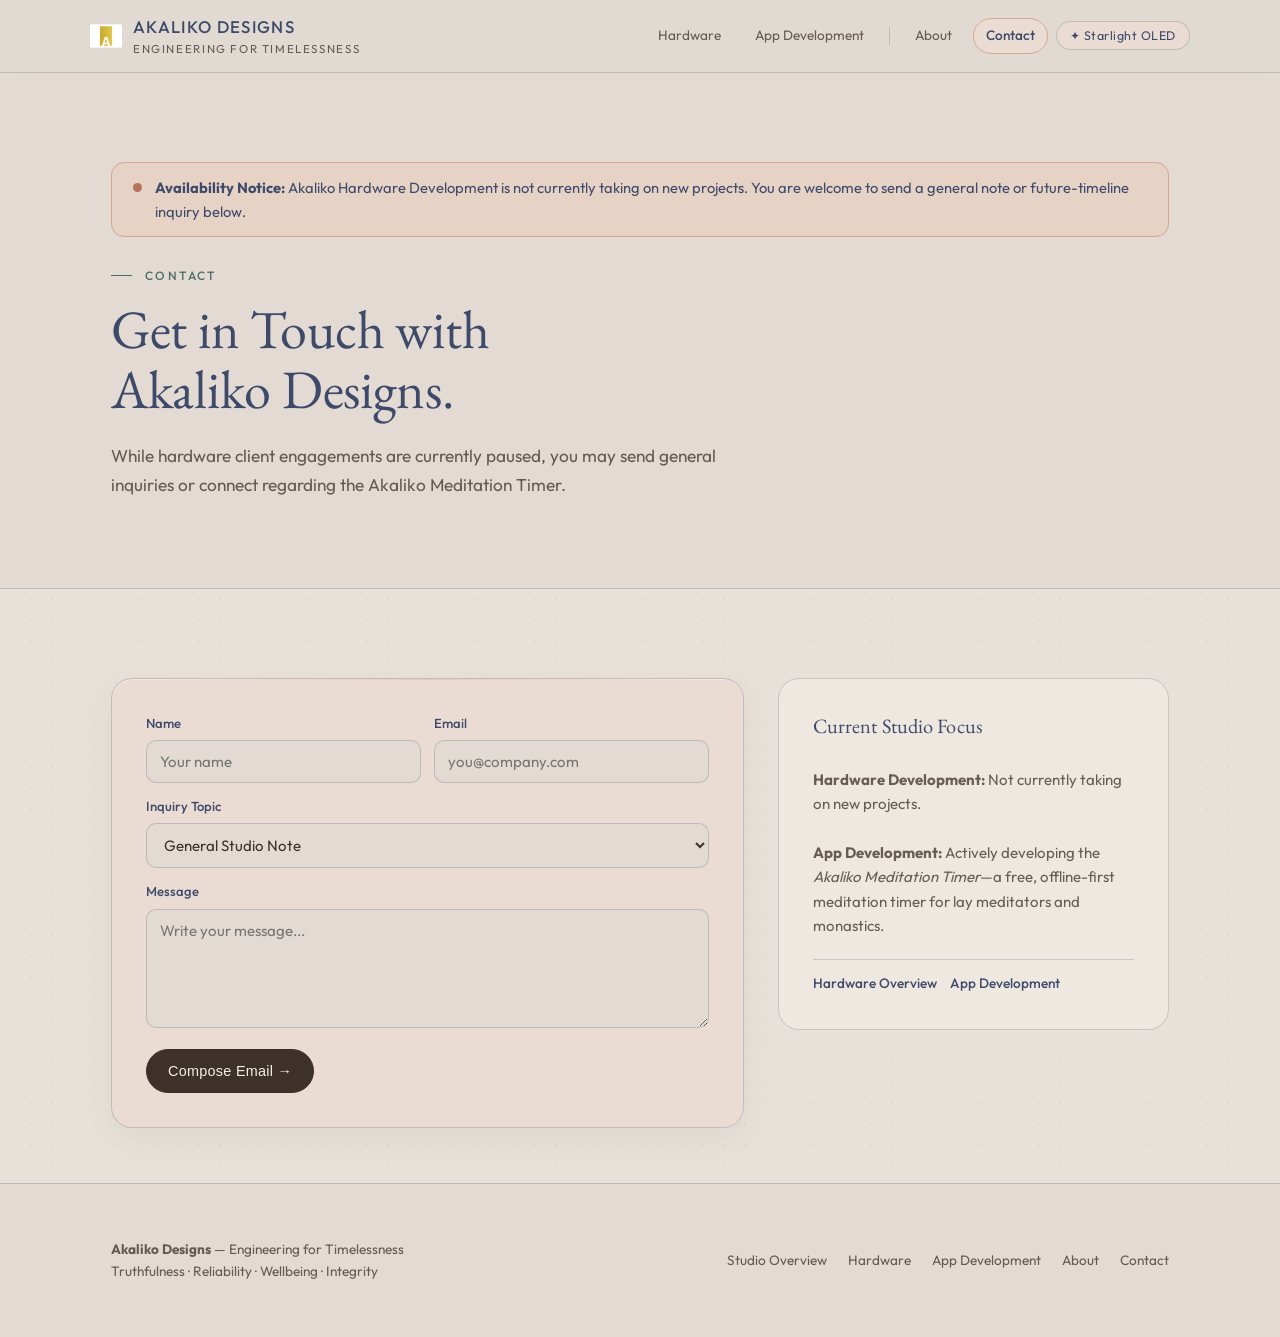
<file: contact.html>
<!DOCTYPE html>
<html lang="en">
<head>
  <meta charset="UTF-8">
  <meta name="viewport" content="width=device-width, initial-scale=1.0">
  <link rel="icon" type="image/png" href="assets/akaliko-mark-gold.png">
  <title>Contact — Akaliko Designs</title>
  <meta name="description" content="Contact Akaliko Designs. Hardware development is not currently taking on new projects; Akaliko Meditation Timer is under development.">
  <link rel="preconnect" href="https://fonts.googleapis.com">
  <link rel="preconnect" href="https://fonts.gstatic.com" crossorigin>
  <link href="https://fonts.googleapis.com/css2?family=EB+Garamond:ital,wght@0,400;0,500;1,400&family=Outfit:wght@300;400;500;600&display=swap" rel="stylesheet">
  <style>
/* Akaliko Designs — Unified Stylesheet (Zion & Patagonia + Starlight OLED) */
:root {
  --phi: 1.618;
  --s1: 8px;
  --s2: 13px;
  --s3: 21px;
  --s4: 34px;
  --s5: 55px;
  --s6: 89px;
  --bg: #E2DAD3;
  --surface: #EADCD3;
  --surface-alt: #EFE8E1;
  --fg: #3D312A;
  --ink: #3E4A69;
  --muted: rgba(61, 49, 42, 0.76);
  --line: rgba(62, 74, 105, 0.22);
  --accent-warm: #DAA58D;
  --accent-warm-deep: #B5735B;
  --accent-cool: #4A6E67;
  --accent-cool-soft: #8BC7BD;
  --btn-bg: #3D312A;
  --btn-fg: #F4EFEA;
  --shadow: 0 10px 30px rgba(61, 49, 42, 0.06);
  --font-sans: "Outfit", -apple-system, BlinkMacSystemFont, "Segoe UI", Roboto, sans-serif;
  --font-serif: "EB Garamond", Georgia, serif;
}

html[data-theme="starlight"] {
  --bg: #000000;
  --surface: #0A0A0A;
  --surface-alt: #111111;
  --fg: #D8D8D8;
  --ink: #F2F2F2;
  --muted: #9A9A9A;
  --line: #262626;
  --accent-warm: #DAA58D;
  --accent-warm-deep: #E6B5A0;
  --accent-cool: #8BC7BD;
  --accent-cool-soft: #8BC7BD;
  --btn-bg: #F2F2F2;
  --btn-fg: #000000;
  --shadow: 0 10px 30px rgba(0, 0, 0, 0.65);
}

* { box-sizing: border-box; }
html { scroll-behavior: smooth; }
body {
  margin: 0;
  background: var(--bg);
  color: var(--fg);
  font-family: var(--font-sans);
  line-height: 1.618;
  transition: background-color 0.35s ease, color 0.35s ease;
  -webkit-font-smoothing: antialiased;
}

a { color: inherit; text-decoration: none; }

.container {
  max-width: 1080px;
  margin: 0 auto;
  padding: 0 var(--s3);
}

header.site-header {
  position: sticky;
  top: 0;
  z-index: 50;
  background: color-mix(in srgb, var(--bg) 90%, transparent);
  backdrop-filter: blur(10px);
  border-bottom: 1px solid var(--line);
}

.header-inner {
  display: flex;
  flex-wrap: wrap;
  align-items: center;
  justify-content: space-between;
  gap: var(--s2);
  padding: var(--s2) 0;
}

.brand-group {
  display: flex;
  flex-direction: column;
  gap: 2px;
}

.brand-title {
  font-size: 1.05rem;
  font-weight: 500;
  letter-spacing: 0.08em;
  text-transform: uppercase;
  color: var(--ink);
}

.brand-sub {
  font-size: 0.72rem;
  letter-spacing: 0.14em;
  text-transform: uppercase;
  color: var(--muted);
}

nav.primary-nav {
  display: flex;
  flex-wrap: wrap;
  align-items: center;
  gap: var(--s1);
}

nav.primary-nav a {
  font-size: 0.85rem;
  padding: 6px 12px;
  border-radius: 999px;
  color: var(--muted);
  border: 1px solid transparent;
  transition: all 0.2s ease;
}

nav.primary-nav a:hover {
  color: var(--ink);
  border-color: var(--line);
}

nav.primary-nav a.active {
  color: var(--ink);
  background: var(--surface);
  border-color: var(--accent-warm);
  font-weight: 500;
}

.nav-divider {
  width: 1px;
  height: 18px;
  background: var(--line);
  margin: 0 4px;
}

.theme-toggle {
  display: inline-flex;
  align-items: center;
  gap: 6px;
  background: var(--surface);
  color: var(--ink);
  border: 1px solid var(--line);
  border-radius: 999px;
  padding: 6px 13px;
  font-family: inherit;
  font-size: 0.78rem;
  letter-spacing: 0.04em;
  cursor: pointer;
  transition: border-color 0.2s ease, background-color 0.2s ease;
}

.theme-toggle:hover {
  border-color: var(--accent-warm);
}

.status-banner {
  display: flex;
  align-items: flex-start;
  gap: var(--s2);
  padding: var(--s2) var(--s3);
  border-radius: 12px;
  background: color-mix(in srgb, var(--accent-warm) 18%, var(--surface));
  border: 1px solid var(--accent-warm);
  color: var(--ink);
  font-size: 0.92rem;
  margin-bottom: var(--s3);
}

.status-banner.cool {
  background: color-mix(in srgb, var(--accent-cool) 15%, var(--surface));
  border-color: var(--accent-cool);
}

.status-dot {
  width: 9px;
  height: 9px;
  border-radius: 50%;
  background: var(--accent-warm-deep);
  margin-top: 7px;
  flex: 0 0 auto;
}

.status-banner.cool .status-dot {
  background: var(--accent-cool);
}

.hero {
  padding: var(--s5) 0 var(--s4);
  border-bottom: 1px solid var(--line);
}

.hero-centered {
  padding: var(--s6) 0 var(--s5);
  border-bottom: 1px solid var(--line);
  text-align: center;
}

.hero-centered .eyebrow { justify-content: center; }
.hero-centered h1 { margin-left: auto; margin-right: auto; max-width: 24ch; }
.hero-centered .lead { margin-left: auto; margin-right: auto; }
.hero-centered .cta-row { justify-content: center; }

.eyebrow {
  display: inline-flex;
  align-items: center;
  gap: 8px;
  font-size: 0.75rem;
  letter-spacing: 0.16em;
  text-transform: uppercase;
  color: var(--accent-cool);
  margin-bottom: var(--s2);
  font-weight: 500;
}

.eyebrow::before {
  content: "";
  width: 21px;
  height: 1px;
  background: var(--accent-cool);
}

h1 {
  font-family: var(--font-serif);
  font-weight: 400;
  font-size: clamp(2.1rem, 4.4vw, 3.25rem);
  line-height: 1.15;
  color: var(--ink);
  margin: 0 0 var(--s3);
  max-width: 22ch;
}

.lead {
  font-size: 1.08rem;
  color: var(--muted);
  max-width: 64ch;
  margin: 0 0 var(--s4);
}

.cta-row {
  display: flex;
  flex-wrap: wrap;
  gap: var(--s2);
  align-items: center;
}

.btn {
  display: inline-flex;
  align-items: center;
  gap: 8px;
  padding: 12px 22px;
  border-radius: 999px;
  font-size: 0.9rem;
  font-weight: 500;
  letter-spacing: 0.02em;
  border: 1px solid var(--btn-bg);
  background: var(--btn-bg);
  color: var(--btn-fg);
  cursor: pointer;
  transition: transform 0.15s ease, opacity 0.2s ease;
}

.btn:hover { opacity: 0.9; transform: translateY(-1px); }

.btn.secondary {
  background: transparent;
  color: var(--ink);
  border-color: var(--line);
}

.btn.secondary:hover {
  border-color: var(--accent-warm);
  background: var(--surface);
}

.btn.small {
  padding: 7px 14px;
  font-size: 0.8rem;
}

section.band {
  padding: var(--s5) 0;
  border-bottom: 1px solid var(--line);
}

.section-header {
  display: flex;
  flex-direction: column;
  gap: var(--s1);
  margin-bottom: var(--s4);
}

.section-kicker {
  font-size: 0.72rem;
  letter-spacing: 0.16em;
  text-transform: uppercase;
  color: var(--accent-warm-deep);
  font-weight: 500;
}

h2 {
  font-family: var(--font-serif);
  font-weight: 400;
  font-size: clamp(1.65rem, 3vw, 2.25rem);
  line-height: 1.2;
  color: var(--ink);
  margin: 0;
}

h3 {
  font-size: 1.14rem;
  font-weight: 500;
  color: var(--ink);
  margin: 0 0 var(--s1);
}

.grid-2 { display: grid; grid-template-columns: repeat(auto-fit, minmax(300px, 1fr)); gap: var(--s3); }
.grid-3 { display: grid; grid-template-columns: repeat(auto-fit, minmax(260px, 1fr)); gap: var(--s3); }
.grid-4 { display: grid; grid-template-columns: repeat(auto-fit, minmax(220px, 1fr)); gap: var(--s3); }

.card {
  background: var(--surface);
  border: 1px solid var(--line);
  border-radius: 16px;
  padding: var(--s4);
  box-shadow: var(--shadow);
  display: flex;
  flex-direction: column;
  justify-content: space-between;
  gap: var(--s3);
}

.card.subtle {
  background: var(--surface-alt);
  box-shadow: none;
}

.card p {
  margin: 0;
  color: var(--muted);
  font-size: 0.94rem;
}

.card-links {
  display: flex;
  flex-wrap: wrap;
  gap: var(--s2);
  padding-top: var(--s2);
  border-top: 1px solid var(--line);
  font-size: 0.85rem;
}

.card-links a {
  color: var(--ink);
  font-weight: 500;
}

.card-links a:hover {
  color: var(--accent-warm-deep);
  text-decoration: underline;
  text-underline-offset: 3px;
}

.filter-bar {
  display: flex;
  flex-wrap: wrap;
  gap: var(--s1);
  margin-bottom: var(--s3);
}

.filter-btn {
  background: var(--surface);
  color: var(--muted);
  border: 1px solid var(--line);
  border-radius: 999px;
  padding: 7px 15px;
  font-family: inherit;
  font-size: 0.82rem;
  cursor: pointer;
  transition: all 0.2s ease;
}

.filter-btn.active, .filter-btn:hover {
  color: var(--ink);
  border-color: var(--accent-warm);
  background: var(--surface-alt);
  font-weight: 500;
}

.research-card[hidden] { display: none; }

.research-meta {
  font-size: 0.75rem;
  letter-spacing: 0.08em;
  text-transform: uppercase;
  color: var(--accent-cool);
  font-weight: 500;
  margin-bottom: 4px;
}

.caveat-box {
  margin-top: var(--s2);
  padding: var(--s2);
  border-radius: 10px;
  background: var(--bg);
  border-left: 3px solid var(--accent-warm-deep);
  font-size: 0.84rem;
  color: var(--muted);
}

.lab-panel {
  background: var(--surface);
  border: 1px solid var(--line);
  border-radius: 16px;
  padding: var(--s4);
  box-shadow: var(--shadow);
}

.lab-controls {
  display: flex;
  flex-wrap: wrap;
  gap: var(--s2);
  align-items: center;
  justify-content: space-between;
  margin-bottom: var(--s3);
}

.strike-bars {
  display: grid;
  grid-template-columns: repeat(auto-fit, minmax(36px, 1fr));
  gap: 10px;
  align-items: end;
  min-height: 170px;
  padding: var(--s3);
  border-radius: 12px;
  background: var(--bg);
  border: 1px solid var(--line);
}

.strike-col {
  display: flex;
  flex-direction: column;
  align-items: center;
  gap: 6px;
  height: 100%;
  justify-content: flex-end;
}

.strike-bar {
  width: 100%;
  max-width: 34px;
  border-radius: 8px 8px 3px 3px;
  background: linear-gradient(180deg, var(--accent-warm-deep), var(--accent-cool));
  transition: height 0.3s ease;
  min-height: 6px;
}

.strike-val { font-size: 0.72rem; font-variant-numeric: tabular-nums; color: var(--ink); }
.strike-lbl { font-size: 0.68rem; color: var(--muted); }

.gallery-card {
  background: var(--surface);
  border: 1px solid var(--line);
  border-radius: 16px;
  padding: var(--s3);
  display: flex;
  flex-direction: column;
  gap: var(--s2);
}

.frame-box {
  position: relative;
  width: 100%;
  border-radius: 12px;
  overflow: hidden;
  border: 1px solid var(--line);
  background: var(--bg);
  cursor: pointer;
}

.frame-portrait { aspect-ratio: 9 / 14; max-height: 360px; }
.frame-wide { aspect-ratio: 16 / 10; }
.frame-box img, .frame-box svg { width: 100%; height: 100%; object-fit: cover; display: block; }

.lightbox {
  position: fixed;
  inset: 0;
  background: rgba(0, 0, 0, 0.82);
  display: none;
  align-items: center;
  justify-content: center;
  padding: var(--s3);
  z-index: 100;
}

.lightbox.open { display: flex; }

.lightbox-inner {
  background: var(--surface);
  color: var(--fg);
  border: 1px solid var(--line);
  border-radius: 16px;
  max-width: 780px;
  width: 100%;
  padding: var(--s3);
  display: flex;
  flex-direction: column;
  gap: var(--s2);
}

.tier-badge {
  display: inline-block;
  font-size: 0.72rem;
  letter-spacing: 0.12em;
  text-transform: uppercase;
  padding: 4px 10px;
  border-radius: 999px;
  background: color-mix(in srgb, var(--accent-cool) 16%, transparent);
  color: var(--accent-cool);
  font-weight: 500;
  width: fit-content;
}

.tier-metric { font-family: var(--font-serif); font-size: 1.75rem; color: var(--ink); line-height: 1.2; }
.tier-timeline { font-size: 0.84rem; color: var(--accent-warm-deep); font-weight: 500; }

ul.clean-list {
  list-style: none;
  padding: 0;
  margin: var(--s1) 0 0;
  display: flex;
  flex-direction: column;
  gap: 8px;
}

ul.clean-list li {
  font-size: 0.9rem;
  color: var(--muted);
  padding-left: 16px;
  position: relative;
}

ul.clean-list li::before {
  content: "•";
  position: absolute;
  left: 0;
  color: var(--accent-warm-deep);
}

.form-grid {
  display: grid;
  grid-template-columns: repeat(auto-fit, minmax(220px, 1fr));
  gap: var(--s2);
}

.field { display: flex; flex-direction: column; gap: 6px; }
.field.full { grid-column: 1 / -1; }
label { font-size: 0.82rem; font-weight: 500; color: var(--ink); }

input, select, textarea {
  width: 100%;
  background: var(--bg);
  color: var(--fg);
  border: 1px solid var(--line);
  border-radius: 10px;
  padding: 11px 13px;
  font-family: inherit;
  font-size: 0.94rem;
  transition: border-color 0.2s ease;
}

input:focus, select:focus, textarea:focus {
  outline: none;
  border-color: var(--accent-cool);
}

footer.site-footer {
  padding: var(--s4) 0 var(--s5);
  color: var(--muted);
  font-size: 0.85rem;
}

.footer-inner {
  display: flex;
  flex-wrap: wrap;
  justify-content: space-between;
  align-items: center;
  gap: var(--s3);
}

.footer-links {
  display: flex;
  flex-wrap: wrap;
  gap: var(--s2);
}

.footer-links a:hover { color: var(--ink); }

@media (max-width: 720px) {
  .header-inner { flex-direction: column; align-items: flex-start; }
  .nav-divider { display: none; }
}


/* Founder / Principal Bio Strip */
.founder-card {
  display: grid;
  grid-template-columns: minmax(0, 1.55fr) auto;
  gap: var(--s4);
  align-items: center;
  background: var(--surface);
  border: 1px solid var(--line);
  border-radius: 16px;
  padding: var(--s4);
  box-shadow: var(--shadow);
}
.founder-role {
  font-size: 0.92rem;
  font-weight: 500;
  color: var(--accent-cool);
  margin-bottom: 4px;
}
.founder-affil {
  font-size: 0.84rem;
  color: var(--accent-warm-deep);
  margin-bottom: var(--s2);
  font-weight: 500;
}
.founder-portrait-wrap {
  display: flex;
  flex-direction: column;
  align-items: center;
  gap: var(--s2);
}
.founder-portrait {
  width: 148px;
  height: 148px;
  border-radius: 50%;
  object-fit: cover;
  border: 3px solid var(--accent-warm);
  background: var(--surface-alt);
}
.portrait-placeholder {
  width: 148px;
  height: 148px;
  border-radius: 50%;
  border: 2px dashed var(--line);
  background: var(--surface-alt);
  display: flex;
  align-items: center;
  justify-content: center;
  text-align: center;
  padding: 12px;
  font-size: 0.76rem;
  color: var(--muted);
}
@media (max-width: 720px) {
  .founder-card { grid-template-columns: 1fr; text-align: center; }
  .founder-portrait-wrap { justify-self: center; }
}


/* Principal / Founder Bio & External Profile Links */
.bio-links {
  display: flex;
  flex-wrap: wrap;
  gap: var(--s2);
  margin-top: var(--s3);
}
.bio-link-btn {
  display: inline-flex;
  align-items: center;
  gap: 7px;
  padding: 8px 15px;
  border-radius: 999px;
  font-size: 0.84rem;
  font-weight: 500;
  background: var(--bg);
  color: var(--ink);
  border: 1px solid var(--line);
  transition: border-color 0.2s ease, transform 0.15s ease;
}
.bio-link-btn:hover {
  border-color: var(--accent-warm-deep);
  transform: translateY(-1px);
}
.studio-bio-panel {
  display: grid;
  grid-template-columns: minmax(0, 1.618fr) auto;
  gap: var(--s4);
  align-items: center;
  background: var(--surface);
  border: 1px solid var(--line);
  border-radius: 16px;
  padding: var(--s4);
  box-shadow: var(--shadow);
}
@media (max-width: 720px) {
  .studio-bio-panel { grid-template-columns: 1fr; text-align: center; }
  .bio-links { justify-content: center; }
}


/* Akaliko brand mark in header & wordmark lockup */
.brand-group { display: inline-flex; flex-direction: row; align-items: center; gap: 11px; text-decoration: none; }
.brand-mark { width: 30px; height: 30px; object-fit: contain; flex: 0 0 auto; display: block; }
.brand-text { display: flex; flex-direction: column; }
.footer-lockup { display: block; width: 148px; height: auto; margin-bottom: 10px; opacity: 0.88; filter: brightness(0.28); }
html[data-theme="starlight"] .footer-lockup { filter: brightness(1.55); opacity: 0.92; }
.founder-portrait-circle {
  width: 176px; height: 202px; object-fit: contain; display: block;
  background: transparent; border: none; border-radius: 0;
  filter: drop-shadow(0 10px 22px rgba(24, 28, 36, 0.18));
}
.client-card {
  display: grid; grid-template-columns: auto 1fr; gap: var(--s4); align-items: center;
  background: var(--surface); border: 1px solid var(--line); border-radius: 16px;
  padding: var(--s4); box-shadow: var(--shadow);
}
.client-logo-box {
  width: 116px; height: 116px; border-radius: 14px; background: #ffffff;
  border: 1px solid rgba(62, 74, 105, 0.14); padding: 10px;
  display: flex; align-items: center; justify-content: center; flex: 0 0 auto;
}
.client-logo-box img { width: 100%; height: 100%; object-fit: contain; display: block; }
@media (max-width: 640px) {
  .client-card { grid-template-columns: 1fr; text-align: center; justify-items: center; }
}
  </style>
  <link rel="stylesheet" href="assets/akaliko-harmony.css">
  <script>
(function () {
  const root = document.documentElement;
  const saved = localStorage.getItem('akaliko_site_theme');
  if (saved === 'starlight') root.setAttribute('data-theme', 'starlight');
  window.addEventListener('DOMContentLoaded', () => {
    const btn = document.getElementById('themeToggle');
    if (!btn) return;
    const syncLabel = () => {
      const dark = root.getAttribute('data-theme') === 'starlight';
      btn.textContent = dark ? '☀ Zion & Patagonia' : '✦ Starlight OLED';
      btn.setAttribute('aria-pressed', dark ? 'true' : 'false');
    };
    syncLabel();
    btn.addEventListener('click', () => {
      const next = root.getAttribute('data-theme') === 'starlight' ? 'zion' : 'starlight';
      if (next === 'starlight') root.setAttribute('data-theme', 'starlight');
      else root.removeAttribute('data-theme');
      localStorage.setItem('akaliko_site_theme', next);
      syncLabel();
    });
  });
})();
  </script>
</head>
<body>
  <header class="site-header">
    <div class="container header-inner">
      <a href="index.html" class="brand-group">
        <img src="assets/akaliko-mark-gold.png" alt="" class="brand-mark" width="30" height="30">
        <span class="brand-text">
          <span class="brand-title">Akaliko Designs</span>
          <span class="brand-sub">Engineering for Timelessness</span>
        </span>
      </a>
      <nav class="primary-nav" aria-label="Main site navigation">
        <a href="hardware.html">Hardware</a>
        <a href="apps.html">App Development</a>
        <span class="nav-divider" aria-hidden="true"></span>
        <a href="about.html">About</a>
        <a href="contact.html" class="active">Contact</a>
        <button type="button" id="themeToggle" class="theme-toggle">✦ Starlight OLED</button>
      </nav>
    </div>
  </header>

  <main>
    <section class="hero">
      <div class="container">
        <div class="status-banner" role="status">
          <span class="status-dot" aria-hidden="true"></span>
          <div><strong>Availability Notice:</strong> Akaliko Hardware Development is not currently taking on new projects. You are welcome to send a general note or future-timeline inquiry below.</div>
        </div>
        <div class="eyebrow">Contact</div>
        <h1>Get in Touch with Akaliko Designs.</h1>
        <p class="lead">
          While hardware client engagements are currently paused, you may send general inquiries or connect regarding the Akaliko Meditation Timer.
        </p>
      </div>
    </section>

    <section class="band" style="border-bottom:none">
      <div class="container">
        <div class="golden-split" style="align-items:start">
          <article class="card">
            <form id="contactForm">
              <div class="form-grid">
                <div class="field">
                  <label for="cName">Name</label>
                  <input type="text" id="cName" name="name" required placeholder="Your name">
                </div>
                <div class="field">
                  <label for="cEmail">Email</label>
                  <input type="email" id="cEmail" name="email" required placeholder="you@company.com">
                </div>
                <div class="field full">
                  <label for="cTopic">Inquiry Topic</label>
                  <select id="cTopic" name="topic">
                    <option value="General Studio Note">General Studio Note</option>
                    <option value="Future Hardware Timeline (Not Currently Accepting New Projects)">Future Hardware Timeline (Not Currently Accepting New Projects)</option>
                    <option value="Akaliko Meditation Timer / Beta & Research">Akaliko Meditation Timer / Beta &amp; Research</option>
                  </select>
                </div>
                <div class="field full">
                  <label for="cMsg">Message</label>
                  <textarea id="cMsg" name="message" rows="5" required placeholder="Write your message..."></textarea>
                </div>
              </div>
              <div class="cta-row" style="margin-top:var(--s3)">
                <button type="submit" class="btn">Compose Email →</button>
              </div>
              <p id="formNote" style="margin-top:var(--s2);font-size:0.84rem;color:var(--accent-cool);display:none"></p>
            </form>
          </article>
          <article class="card subtle">
            <h3>Current Studio Focus</h3>
            <p>
              <strong>Hardware Development:</strong> Not currently taking on new projects.<br><br>
              <strong>App Development:</strong> Actively developing the <em>Akaliko Meditation Timer</em>—a free, offline-first meditation timer for lay meditators and monastics.
            </p>
            <div class="card-links">
              <a href="hardware.html">Hardware Overview</a>
              <a href="apps.html">App Development</a>
            </div>
          </article>
        </div>
      </div>
    </section>
  </main>

  <footer class="site-footer">
    <div class="container footer-inner">
      <div>
        <strong>Akaliko Designs</strong> — Engineering for Timelessness<br>
        <span>Truthfulness · Reliability · Wellbeing · Integrity</span>
      </div>
      <div class="footer-links">
        <a href="studio.html">Studio Overview</a>
        <a href="hardware.html">Hardware</a>
        <a href="apps.html">App Development</a>
        <a href="about.html">About</a>
        <a href="contact.html">Contact</a>
      </div>
    </div>
  </footer>
    <script>
      document.getElementById('contactForm').addEventListener('submit', function (e) {
        e.preventDefault();
        const name = document.getElementById('cName').value.trim();
        const email = document.getElementById('cEmail').value.trim();
        const topic = document.getElementById('cTopic').value;
        const msg = document.getElementById('cMsg').value.trim();
        const subject = encodeURIComponent('Akaliko Designs — ' + topic + ' (' + name + ')');
        const body = encodeURIComponent(
          'Name: ' + name + '\nEmail: ' + email + '\nTopic: ' + topic + '\n\n' + msg
        );
        const note = document.getElementById('formNote');
        note.style.display = 'block';
        note.textContent = 'Opening email draft to info@akalikodesigns.com (update recipient in contact.html if needed).';
        window.location.href = 'mailto:info@akalikodesigns.com?subject=' + subject + '&body=' + body;
      });
    </script>
</body>
</html>
</file>
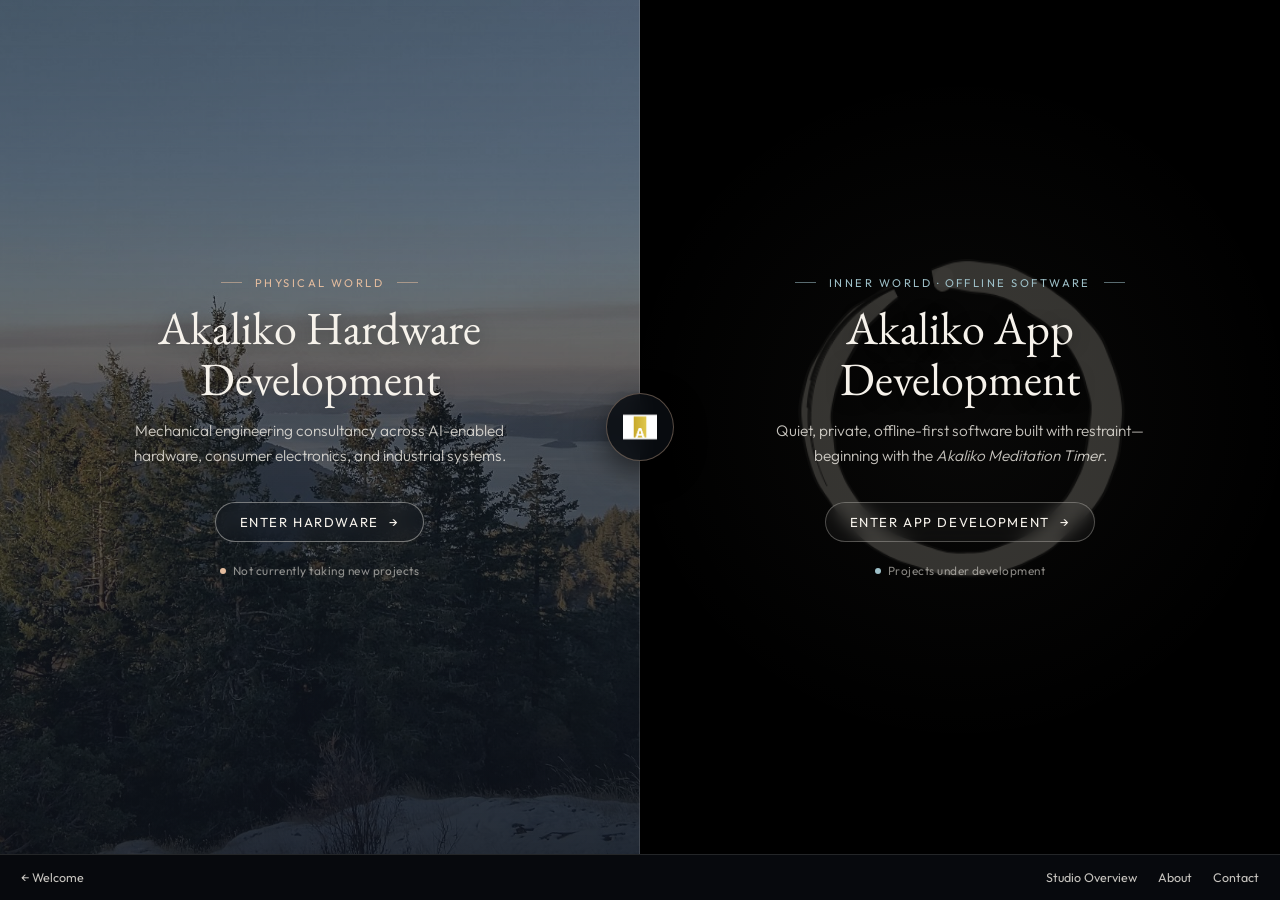
<file: gateway.html>
<!DOCTYPE html>
<html lang="en">
<head>
  <meta charset="UTF-8">
  <meta name="viewport" content="width=device-width, initial-scale=1.0">
  <link rel="icon" type="image/png" href="assets/akaliko-mark-gold.png">
  <title>Akaliko Designs — Two Practices, One Ethos</title>
  <meta name="description" content="Choose a practice at Akaliko Designs: Hardware Development (physical systems) or App Development (Akaliko Meditation Timer).">
  <link rel="preconnect" href="https://fonts.googleapis.com">
  <link rel="preconnect" href="https://fonts.gstatic.com" crossorigin>
  <link href="https://fonts.googleapis.com/css2?family=EB+Garamond:ital,wght@0,400;0,500;1,400&family=Outfit:wght@300;400;500&display=swap" rel="stylesheet">
  <style>
:root {
  --s1: 8px;
  --s2: 13px;
  --s3: 21px;
  --s4: 34px;
  --s5: 55px;
  --fg: #F6F2EB;
  --muted: rgba(246, 242, 235, 0.80);
  --dim: rgba(246, 242, 235, 0.54);
  --warm: #E3BC9E;
  --cool: #9EC0C8;
  --font-serif: 'EB Garamond', Georgia, serif;
  --font-sans: 'Outfit', system-ui, -apple-system, sans-serif;
}

*, *::before, *::after { box-sizing: border-box; }
html, body { margin: 0; padding: 0; background: #000000; color: var(--fg); }

body {
  min-height: 100svh;
  font-family: var(--font-sans);
  display: flex;
  flex-direction: column;
  -webkit-font-smoothing: antialiased;
}

/* Split Diptych Grid */
.diptych {
  position: relative;
  flex: 1;
  display: grid;
  grid-template-columns: 1fr 1fr;
  min-height: calc(100svh - 54px);
}

.panel {
  position: relative;
  display: flex;
  flex-direction: column;
  align-items: center;
  justify-content: center;
  text-align: center;
  padding: var(--s5) var(--s4);
  text-decoration: none;
  color: var(--fg);
  overflow: hidden;
  transition: filter 0.35s ease;
}

/* Left Panel: Physical World — Evergreen & Islands Sunset Vista */
.panel.hw {
  background:
    linear-gradient(180deg, rgba(22, 28, 38, 0.52) 0%, rgba(19, 25, 34, 0.68) 60%, rgba(14, 18, 26, 0.86) 100%),
    url("assets/hero-evergreen-vista.jpg") center 46% / cover no-repeat;
  border-right: 1px solid rgba(246, 242, 235, 0.14);
}
.panel.hw::before {
  content: "";
  position: absolute;
  inset: 0;
  background: rgba(227, 188, 158, 0.0);
  transition: background 0.35s ease;
  pointer-events: none;
}
.panel.hw:hover::before,
.panel.hw:focus-visible::before {
  background: rgba(227, 188, 158, 0.08);
}

/* Right Panel: Inner World — True Starlight OLED #000000 + Quiet Sumi-e Ensō */
.panel.app {
  background: #000000;
}
.panel.app::before {
  content: "";
  position: absolute;
  inset: 0;
  background: radial-gradient(circle at 50% 48%, rgba(221, 215, 202, 0.06) 0%, transparent 62%);
  opacity: 0.7;
  transition: opacity 0.35s ease;
  pointer-events: none;
}
.panel.app:hover::before,
.panel.app:focus-visible::before {
  opacity: 1;
}

.panel:focus-visible { outline: 2px solid var(--warm); outline-offset: -4px; }

.enso-bg {
  position: absolute;
  width: min(76%, 360px);
  aspect-ratio: 1;
  top: 50%;
  left: 50%;
  transform: translate(-50%, -52%);
  pointer-events: none;
  opacity: 0.24;
  transition: opacity 0.45s ease, transform 0.6s ease;
}
.panel.app:hover .enso-bg,
.panel.app:focus-visible .enso-bg {
  opacity: 0.40;
  transform: translate(-50%, -52%) scale(1.02);
}

.panel-inner {
  position: relative;
  z-index: 2;
  max-width: 380px;
  display: flex;
  flex-direction: column;
  align-items: center;
  animation: quiet-settle 0.8s ease both;
}
@keyframes quiet-settle {
  from { opacity: 0; transform: translateY(8px); }
  to { opacity: 1; transform: translateY(0); }
}
@media (prefers-reduced-motion: reduce) {
  .panel-inner { animation: none; }
}

.kicker {
  display: inline-flex;
  align-items: center;
  gap: var(--s2);
  font-size: 0.70rem;
  letter-spacing: 0.22em;
  text-transform: uppercase;
  color: var(--warm);
  margin-bottom: var(--s2);
}
.kicker::before,
.kicker::after {
  content: "";
  width: var(--s3);
  height: 1px;
  background: currentColor;
  opacity: 0.55;
}
.panel.app .kicker { color: var(--cool); }

.panel h2 {
  margin: 0 0 var(--s2);
  font-family: var(--font-serif);
  font-weight: 400;
  font-size: clamp(2rem, 3.6vw, 2.95rem);
  line-height: 1.12;
  text-wrap: balance;
  color: var(--fg);
  text-shadow: 0 2px 18px rgba(0, 0, 0, 0.35);
}

.panel p {
  margin: 0 0 var(--s4);
  font-size: 0.96rem;
  font-weight: 300;
  line-height: 1.62;
  color: var(--muted);
}

.door-cta {
  display: inline-flex;
  align-items: center;
  gap: 10px;
  padding: 11px 24px;
  border-radius: 999px;
  border: 1px solid rgba(246, 242, 235, 0.42);
  background: rgba(16, 21, 30, 0.34);
  color: var(--fg);
  font-size: 0.82rem;
  letter-spacing: 0.12em;
  text-transform: uppercase;
  backdrop-filter: blur(8px);
  transition: background 0.25s ease, border-color 0.25s ease, color 0.25s ease, transform 0.2s ease;
}
.panel.app .door-cta {
  background: rgba(255, 255, 255, 0.04);
  border-color: rgba(246, 242, 235, 0.28);
}
.panel:hover .door-cta,
.panel:focus-visible .door-cta {
  background: #F6F2EB;
  border-color: #F6F2EB;
  color: #14181F;
  transform: translateY(-1px);
}
.door-cta .arrow { transition: transform 0.2s ease; }
.panel:hover .door-cta .arrow { transform: translateX(4px); }

.status {
  margin-top: var(--s3);
  display: inline-flex;
  align-items: center;
  gap: 7px;
  font-size: 0.74rem;
  letter-spacing: 0.04em;
  color: var(--dim);
}
.dot {
  width: 6px;
  height: 6px;
  border-radius: 50%;
  background: var(--warm);
}
.panel.app .dot { background: var(--cool); }

/* Centered Akaliko Gold "A" Emblem uniting both worlds on the seam */
.center-crest {
  position: absolute;
  top: 50%;
  left: 50%;
  transform: translate(-50%, -50%);
  z-index: 10;
  width: 68px;
  height: 68px;
  border-radius: 50%;
  background: rgba(10, 13, 18, 0.86);
  border: 1px solid rgba(227, 188, 158, 0.36);
  backdrop-filter: blur(10px);
  display: flex;
  align-items: center;
  justify-content: center;
  box-shadow: 0 10px 30px rgba(0, 0, 0, 0.55);
  transition: transform 0.25s ease, border-color 0.25s ease;
  text-decoration: none;
}
.center-crest:hover {
  transform: translate(-50%, -50%) scale(1.06);
  border-color: rgba(227, 188, 158, 0.78);
}
.center-crest img {
  width: 34px;
  height: 34px;
  object-fit: contain;
  display: block;
}

/* Quiet bottom bar */
.foot-bar {
  background: #07090D;
  border-top: 1px solid rgba(246, 242, 235, 0.12);
  padding: 15px var(--s3) calc(15px + env(safe-area-inset-bottom, 0px));
  display: flex;
  flex-wrap: wrap;
  align-items: center;
  justify-content: space-between;
  gap: var(--s2);
  font-size: 0.78rem;
  color: var(--dim);
}
.foot-links {
  display: flex;
  flex-wrap: wrap;
  gap: var(--s3);
}
.foot-bar a {
  color: var(--muted);
  text-decoration: none;
  transition: color 0.2s ease;
}
.foot-bar a:hover { color: var(--fg); }

@media (max-width: 820px) {
  .diptych {
    grid-template-columns: 1fr;
    grid-template-rows: 1fr 1fr;
  }
  .panel { padding: var(--s5) var(--s3); min-height: 46svh; }
  .panel.hw { border-right: none; border-bottom: 1px solid rgba(246, 242, 235, 0.16); }
  .center-crest { width: 58px; height: 58px; }
  .center-crest img { width: 28px; height: 28px; }
  .foot-bar { justify-content: center; text-align: center; }
  .foot-links { justify-content: center; gap: var(--s2); }
}
  </style>
</head>
<body>
  <main class="diptych" aria-label="Choose a practice at Akaliko Designs">
    <a href="hardware.html" class="panel hw">
      <div class="panel-inner">
        <span class="kicker">Physical World</span>
        <h2>Akaliko Hardware Development</h2>
        <p>Mechanical engineering consultancy across AI-enabled hardware, consumer electronics, and industrial systems.</p>
        <span class="door-cta"><span>Enter Hardware</span><span class="arrow" aria-hidden="true">→</span></span>
        <span class="status"><span class="dot" aria-hidden="true"></span>Not currently taking new projects</span>
      </div>
    </a>

    <a href="index.html" class="center-crest" title="Return to Akaliko Designs Welcome">
      <img src="assets/akaliko-mark-gold.png" alt="Akaliko Designs">
    </a>

    <a href="apps.html" class="panel app">
      <canvas id="diptychEnso" class="enso-bg" width="640" height="640" aria-hidden="true"></canvas>
      <div class="panel-inner">
        <span class="kicker">Inner World · Offline Software</span>
        <h2>Akaliko App Development</h2>
        <p>Quiet, private, offline-first software built with restraint—beginning with the <em>Akaliko Meditation Timer</em>.</p>
        <span class="door-cta"><span>Enter App Development</span><span class="arrow" aria-hidden="true">→</span></span>
        <span class="status"><span class="dot" aria-hidden="true"></span>Projects under development</span>
      </div>
    </a>
  </main>

  <footer class="foot-bar">
    <a href="index.html">← Welcome</a>
    <div class="foot-links">
      <a href="studio.html">Studio Overview</a>
      <a href="about.html">About</a>
      <a href="contact.html">Contact</a>
    </div>
  </footer>

  <script>
// Quiet sumi-e Ensō painted once on the OLED right panel (same classic velvety calligraphy aesthetic as v2.3)
(function(){
  const cv = document.getElementById('diptychEnso');
  if(!cv) return;
  const g = cv.getContext('2d');
  const DPR = Math.min(window.devicePixelRatio || 1, 2);
  const SIZE = 320;
  cv.width = SIZE * DPR; cv.height = SIZE * DPR;
  g.scale(DPR, DPR);

  let a = 314159;
  const R = () => { a |= 0; a = a + 0x6D2B79F5 | 0; let t = Math.imul(a ^ a >>> 15, 1 | a); t = t + Math.imul(t ^ t >>> 7, 61 | t) ^ t; return ((t ^ t >>> 14) >>> 0) / 4294967296; };

  const startAngle = -Math.PI * 0.56, totalArc = Math.PI * 2 - 0.28;
  const h1 = (R() - 0.5) * 4.6, p1 = R() * 6.28, h2 = (R() - 0.5) * 3.0, p2 = R() * 6.28;
  const makeEdge = () => Array.from({ length: 6 }, (_, i) => ({ f: [11, 23, 41, 67, 103, 151][i], p: R() * 6.28, a: [0.9, 0.7, 0.5, 0.4, 0.28, 0.18][i] }));
  const eOut = makeEdge(), eIn = makeEdge();
  const rough = (hs, t) => hs.reduce((acc, h) => acc + Math.sin(t * h.f + h.p) * h.a, 0);
  const pt = (t, off) => {
    const ang = startAngle + t * totalArc;
    const r = 128 + Math.sin(t * 6.28318 + p1) * h1 + Math.sin(t * 12.56637 + p2) * h2 + off;
    return [160 + Math.cos(ang) * r, 160 + Math.sin(ang) * r];
  };
  const halfW = t => {
    const en = t < 0.05 ? (0.55 + 0.45 * Math.sin((t / 0.05) * 1.5708)) : 1;
    const tr = 1.0 + 0.14 * Math.sin(t * 6.28318 + 1.1);
    const tl = t > 0.84 ? Math.max(0.38, 1 - Math.pow((t - 0.84) / 0.16, 1.5) * 0.62) : 1;
    return 12.2 * en * tr * tl;
  };
  const ribbon = (extra, rs) => {
    const out = [], inn = [];
    for(let i = 0; i <= 240; i++){
      const t = i / 240, hw = halfW(t) + extra;
      out.push(pt(t, hw + rough(eOut, t) * rs));
      inn.push(pt(t, -hw + rough(eIn, t) * rs));
    }
    g.beginPath(); g.moveTo(out[0][0], out[0][1]);
    for(let i = 1; i < out.length; i++) g.lineTo(out[i][0], out[i][1]);
    for(let i = inn.length - 1; i >= 0; i--) g.lineTo(inn[i][0], inn[i][1]);
    g.closePath();
  };
  const rgb = '221,215,202';
  ribbon(2.0, 1.3); g.fillStyle = `rgba(${rgb},0.16)`; g.fill();
  ribbon(0, 1.0); g.fillStyle = `rgba(${rgb},0.92)`; g.fill();
  const [ex, ey] = pt(0.012, -2);
  g.beginPath(); g.ellipse(ex, ey, 11, 8.8, startAngle + 0.45, 0, 6.28318); g.fill();
  // Subtle outer-rim kasure near tail
  g.globalCompositeOperation = 'destination-out';
  g.lineCap = 'round';
  for(let k = 0; k < 5; k++){
    const u = 0.52 + k * 0.09, ts = 0.74 + k * 0.03;
    g.beginPath();
    for(let i = 0; i <= 40; i++){
      const t = ts + (i / 40) * (1 - ts);
      const [x, y] = pt(t, u * halfW(t));
      if(i === 0) g.moveTo(x, y); else g.lineTo(x, y);
    }
    g.lineWidth = 0.9 + k * 0.15;
    g.strokeStyle = 'rgba(0,0,0,0.72)';
    g.stroke();
  }
})();
  </script>
</body>
</html>
</file>
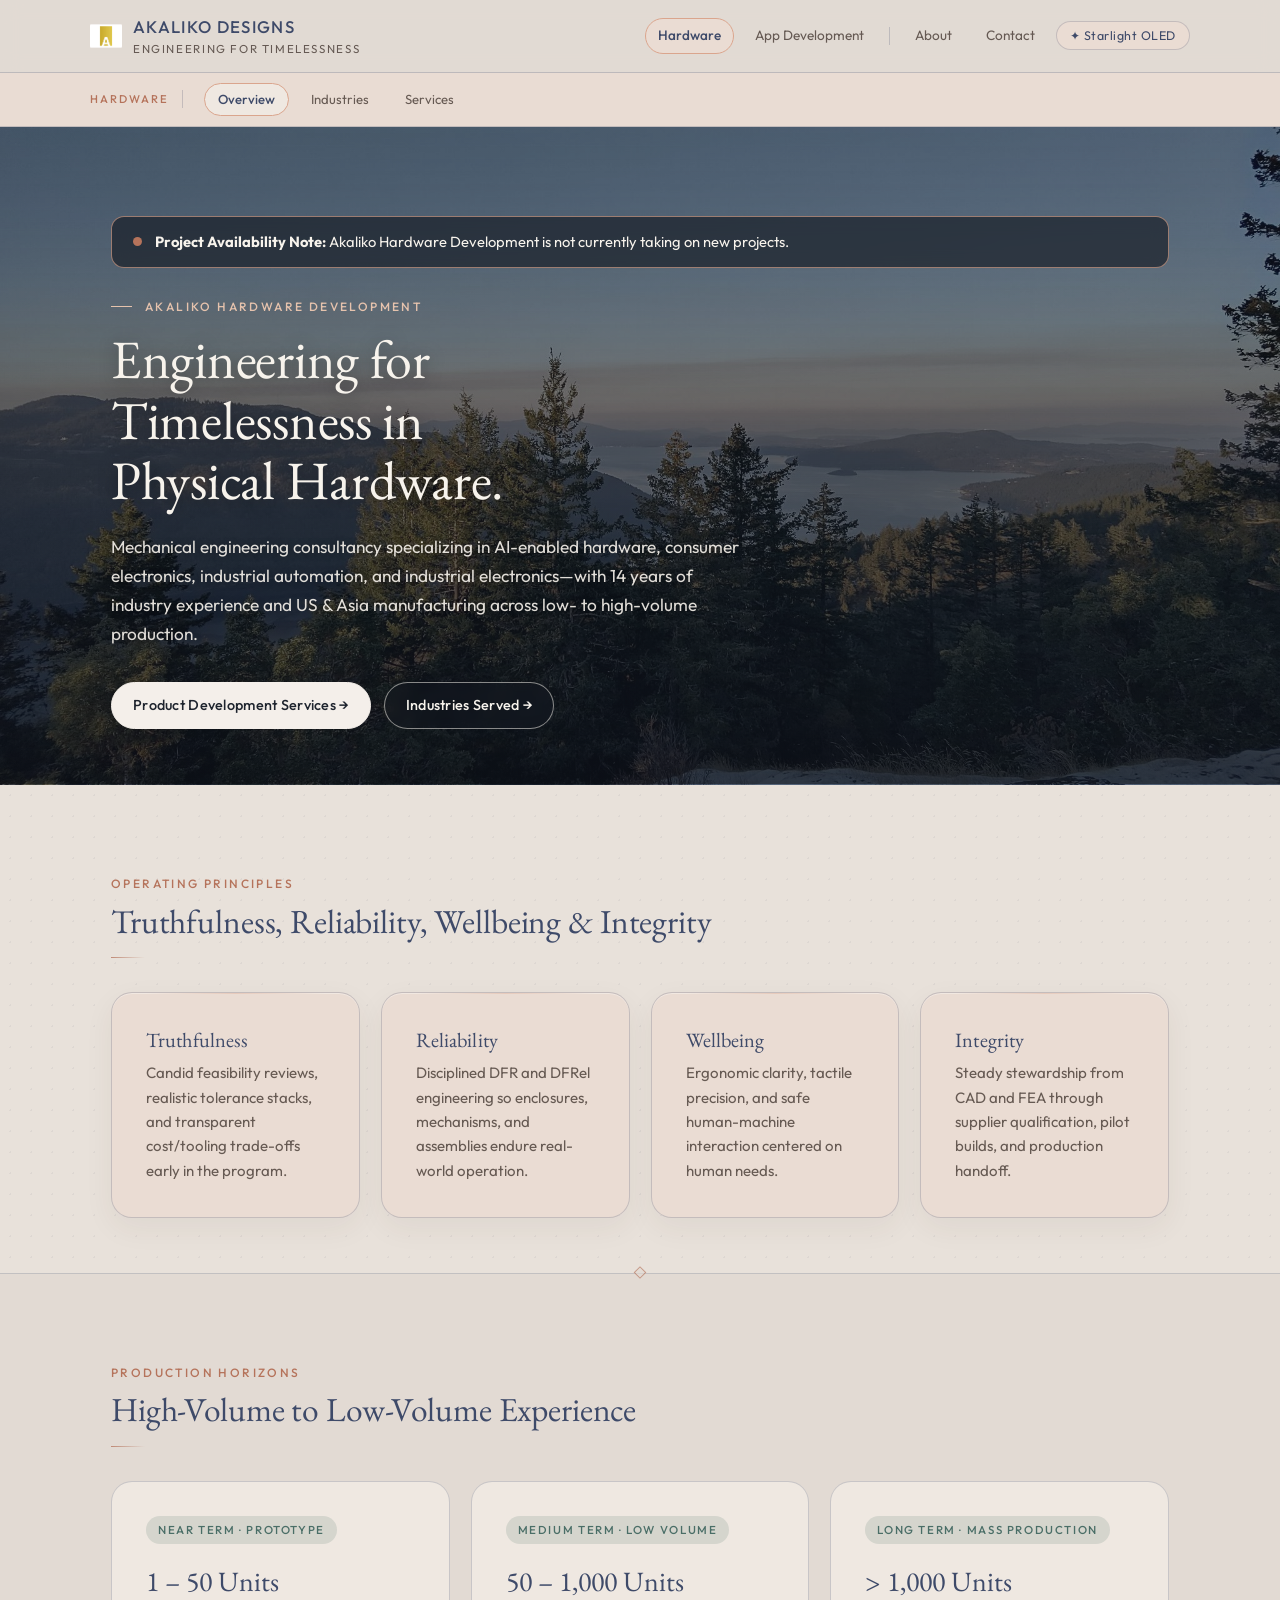
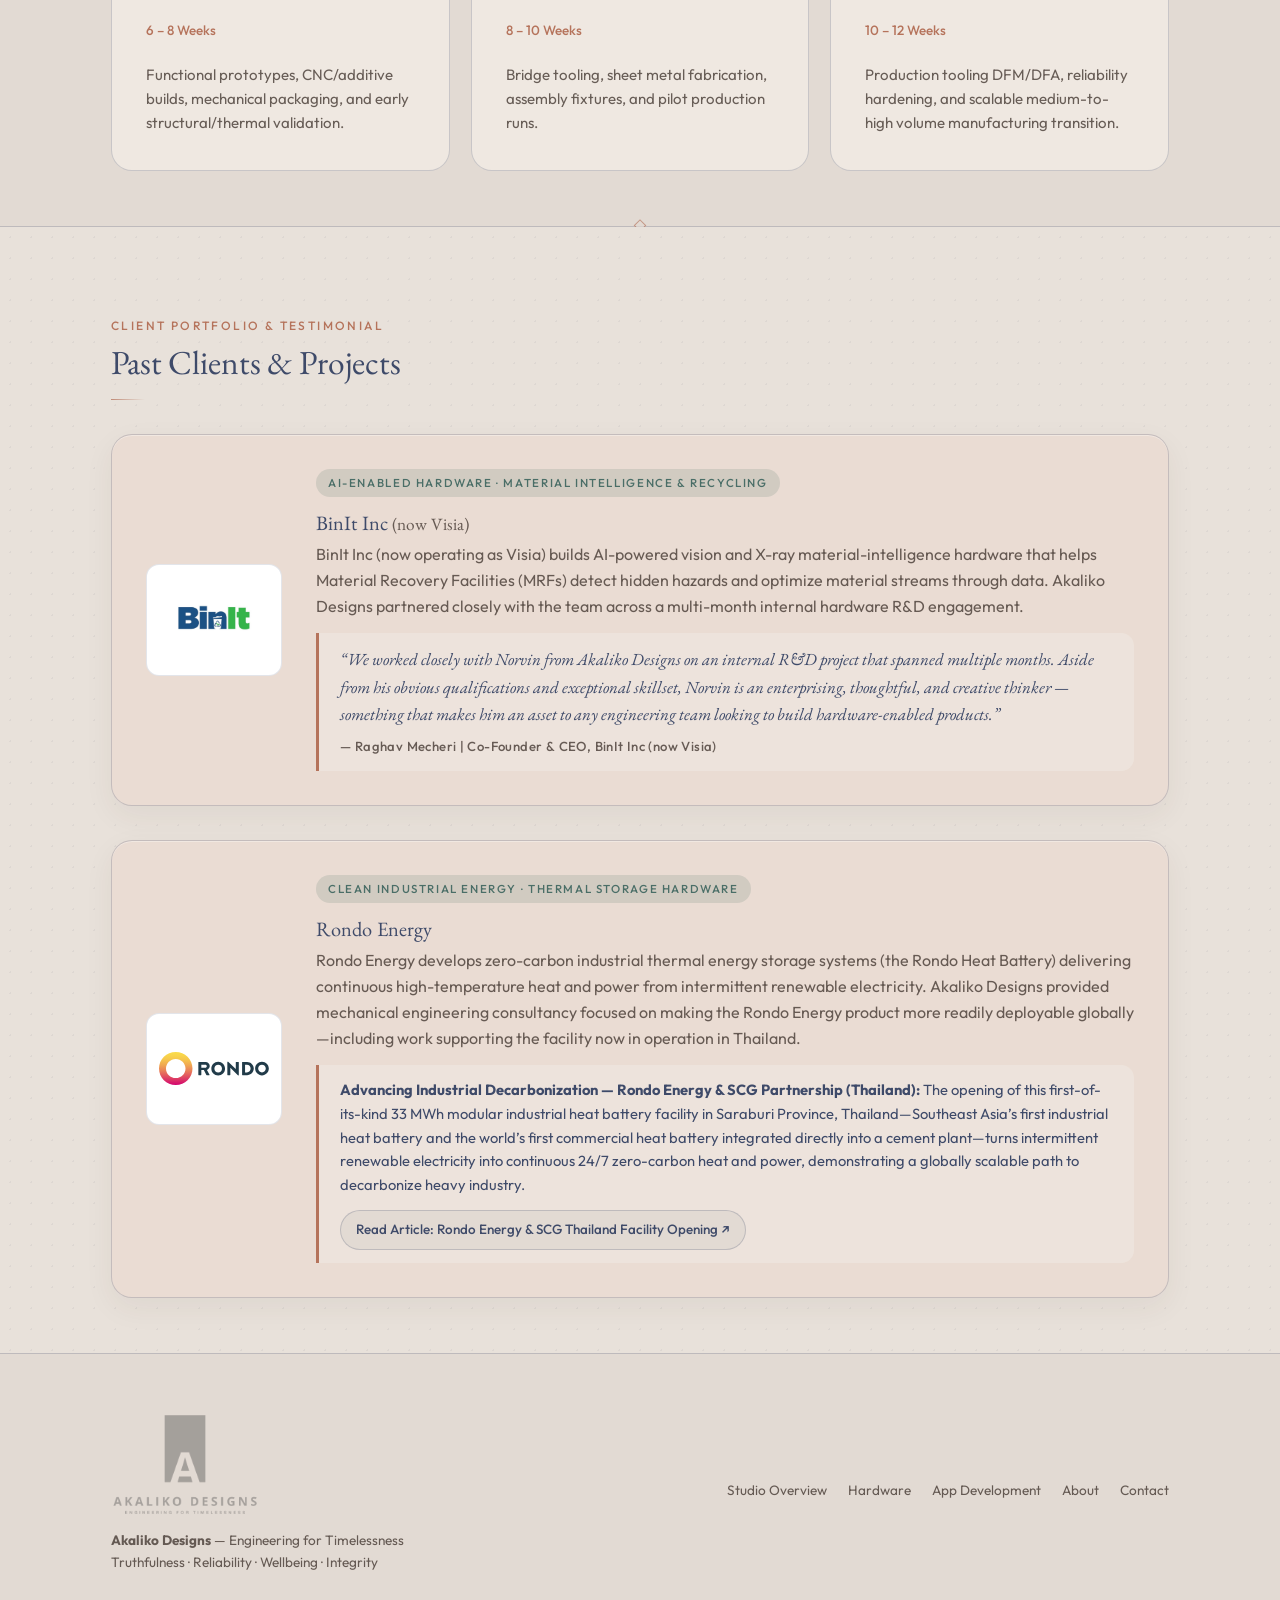
<file: hardware.html>
<!DOCTYPE html>
<html lang="en">
<head>
  <meta charset="UTF-8">
  <meta name="viewport" content="width=device-width, initial-scale=1.0">
  <link rel="icon" type="image/png" href="assets/akaliko-mark-gold.png">
  <title>Akaliko Hardware Development — Engineering for Timelessness</title>
  <meta name="description" content="Mechanical engineering consultancy for AI-enabled hardware, consumer electronics, and industrial systems. Not currently taking on new projects.">
  <link rel="preconnect" href="https://fonts.googleapis.com">
  <link rel="preconnect" href="https://fonts.gstatic.com" crossorigin>
  <link href="https://fonts.googleapis.com/css2?family=EB+Garamond:ital,wght@0,400;0,500;1,400&family=Outfit:wght@300;400;500;600&display=swap" rel="stylesheet">
  <style>
/* Akaliko Designs — Unified Stylesheet (Zion & Patagonia + Starlight OLED) */
:root {
  --phi: 1.618;
  --s1: 8px;
  --s2: 13px;
  --s3: 21px;
  --s4: 34px;
  --s5: 55px;
  --s6: 89px;
  --bg: #E2DAD3;
  --surface: #EADCD3;
  --surface-alt: #EFE8E1;
  --fg: #3D312A;
  --ink: #3E4A69;
  --muted: rgba(61, 49, 42, 0.76);
  --line: rgba(62, 74, 105, 0.22);
  --accent-warm: #DAA58D;
  --accent-warm-deep: #B5735B;
  --accent-cool: #4A6E67;
  --accent-cool-soft: #8BC7BD;
  --btn-bg: #3D312A;
  --btn-fg: #F4EFEA;
  --shadow: 0 10px 30px rgba(61, 49, 42, 0.06);
  --font-sans: "Outfit", -apple-system, BlinkMacSystemFont, "Segoe UI", Roboto, sans-serif;
  --font-serif: "EB Garamond", Georgia, serif;
}

html[data-theme="starlight"] {
  --bg: #000000;
  --surface: #0A0A0A;
  --surface-alt: #111111;
  --fg: #D8D8D8;
  --ink: #F2F2F2;
  --muted: #9A9A9A;
  --line: #262626;
  --accent-warm: #DAA58D;
  --accent-warm-deep: #E6B5A0;
  --accent-cool: #8BC7BD;
  --accent-cool-soft: #8BC7BD;
  --btn-bg: #F2F2F2;
  --btn-fg: #000000;
  --shadow: 0 10px 30px rgba(0, 0, 0, 0.65);
}

* { box-sizing: border-box; }
html { scroll-behavior: smooth; }
body {
  margin: 0;
  background: var(--bg);
  color: var(--fg);
  font-family: var(--font-sans);
  line-height: 1.618;
  transition: background-color 0.35s ease, color 0.35s ease;
  -webkit-font-smoothing: antialiased;
}

a { color: inherit; text-decoration: none; }

.container {
  max-width: 1080px;
  margin: 0 auto;
  padding: 0 var(--s3);
}

header.site-header {
  position: sticky;
  top: 0;
  z-index: 50;
  background: color-mix(in srgb, var(--bg) 90%, transparent);
  backdrop-filter: blur(10px);
  border-bottom: 1px solid var(--line);
}

.header-inner {
  display: flex;
  flex-wrap: wrap;
  align-items: center;
  justify-content: space-between;
  gap: var(--s2);
  padding: var(--s2) 0;
}

.brand-group {
  display: flex;
  flex-direction: column;
  gap: 2px;
}

.brand-title {
  font-size: 1.05rem;
  font-weight: 500;
  letter-spacing: 0.08em;
  text-transform: uppercase;
  color: var(--ink);
}

.brand-sub {
  font-size: 0.72rem;
  letter-spacing: 0.14em;
  text-transform: uppercase;
  color: var(--muted);
}

nav.primary-nav {
  display: flex;
  flex-wrap: wrap;
  align-items: center;
  gap: var(--s1);
}

nav.primary-nav a {
  font-size: 0.85rem;
  padding: 6px 12px;
  border-radius: 999px;
  color: var(--muted);
  border: 1px solid transparent;
  transition: all 0.2s ease;
}

nav.primary-nav a:hover {
  color: var(--ink);
  border-color: var(--line);
}

nav.primary-nav a.active {
  color: var(--ink);
  background: var(--surface);
  border-color: var(--accent-warm);
  font-weight: 500;
}

.nav-divider {
  width: 1px;
  height: 18px;
  background: var(--line);
  margin: 0 4px;
}

.theme-toggle {
  display: inline-flex;
  align-items: center;
  gap: 6px;
  background: var(--surface);
  color: var(--ink);
  border: 1px solid var(--line);
  border-radius: 999px;
  padding: 6px 13px;
  font-family: inherit;
  font-size: 0.78rem;
  letter-spacing: 0.04em;
  cursor: pointer;
  transition: border-color 0.2s ease, background-color 0.2s ease;
}

.theme-toggle:hover {
  border-color: var(--accent-warm);
}

.status-banner {
  display: flex;
  align-items: flex-start;
  gap: var(--s2);
  padding: var(--s2) var(--s3);
  border-radius: 12px;
  background: color-mix(in srgb, var(--accent-warm) 18%, var(--surface));
  border: 1px solid var(--accent-warm);
  color: var(--ink);
  font-size: 0.92rem;
  margin-bottom: var(--s3);
}

.status-banner.cool {
  background: color-mix(in srgb, var(--accent-cool) 15%, var(--surface));
  border-color: var(--accent-cool);
}

.status-dot {
  width: 9px;
  height: 9px;
  border-radius: 50%;
  background: var(--accent-warm-deep);
  margin-top: 7px;
  flex: 0 0 auto;
}

.status-banner.cool .status-dot {
  background: var(--accent-cool);
}

.hero {
  padding: var(--s5) 0 var(--s4);
  border-bottom: 1px solid var(--line);
}

.hero-centered {
  padding: var(--s6) 0 var(--s5);
  border-bottom: 1px solid var(--line);
  text-align: center;
}

.hero-centered .eyebrow { justify-content: center; }
.hero-centered h1 { margin-left: auto; margin-right: auto; max-width: 24ch; }
.hero-centered .lead { margin-left: auto; margin-right: auto; }
.hero-centered .cta-row { justify-content: center; }

.hero-vista {
  position: relative;
  background:
    linear-gradient(180deg, rgba(18, 24, 34, 0.52) 0%, rgba(18, 24, 34, 0.64) 58%, rgba(14, 18, 26, 0.80) 100%),
    url("assets/hero-evergreen-vista.jpg") center 46% / cover no-repeat;
  color: #F7F3EC;
  border-bottom: 1px solid var(--line);
}
html[data-theme="starlight"] .hero-vista {
  background:
    linear-gradient(180deg, rgba(0, 0, 0, 0.58) 0%, rgba(0, 0, 0, 0.70) 62%, rgba(0, 0, 0, 0.90) 100%),
    url("assets/hero-evergreen-vista.jpg") center 46% / cover no-repeat;
}
.hero-vista .eyebrow { color: #E6C3AD; }
.hero-vista .eyebrow::before { background: #E6C3AD; }
.hero-vista h1 { color: #F7F3EC; text-shadow: 0 2px 18px rgba(0, 0, 0, 0.35); }
.hero-vista .lead { color: rgba(247, 243, 236, 0.90); text-shadow: 0 1px 10px rgba(0, 0, 0, 0.30); }
.hero-vista .status-banner {
  background: rgba(18, 23, 32, 0.62);
  border-color: rgba(218, 165, 141, 0.65);
  color: #F7F3EC;
  backdrop-filter: blur(8px);
}
.hero-vista .btn { background: #F4EFEA; color: #1E242E; border-color: #F4EFEA; }
.hero-vista .btn.secondary {
  background: rgba(20, 25, 34, 0.42);
  color: #F7F3EC;
  border-color: rgba(247, 243, 236, 0.52);
  backdrop-filter: blur(6px);
}
.hero-vista .btn.secondary:hover {
  background: rgba(247, 243, 236, 0.18);
  border-color: #F7F3EC;
}

.eyebrow {
  display: inline-flex;
  align-items: center;
  gap: 8px;
  font-size: 0.75rem;
  letter-spacing: 0.16em;
  text-transform: uppercase;
  color: var(--accent-cool);
  margin-bottom: var(--s2);
  font-weight: 500;
}

.eyebrow::before {
  content: "";
  width: 21px;
  height: 1px;
  background: var(--accent-cool);
}

h1 {
  font-family: var(--font-serif);
  font-weight: 400;
  font-size: clamp(2.1rem, 4.4vw, 3.25rem);
  line-height: 1.15;
  color: var(--ink);
  margin: 0 0 var(--s3);
  max-width: 22ch;
}

.lead {
  font-size: 1.08rem;
  color: var(--muted);
  max-width: 64ch;
  margin: 0 0 var(--s4);
}

.cta-row {
  display: flex;
  flex-wrap: wrap;
  gap: var(--s2);
  align-items: center;
}

.btn {
  display: inline-flex;
  align-items: center;
  gap: 8px;
  padding: 12px 22px;
  border-radius: 999px;
  font-size: 0.9rem;
  font-weight: 500;
  letter-spacing: 0.02em;
  border: 1px solid var(--btn-bg);
  background: var(--btn-bg);
  color: var(--btn-fg);
  cursor: pointer;
  transition: transform 0.15s ease, opacity 0.2s ease;
}

.btn:hover { opacity: 0.9; transform: translateY(-1px); }

.btn.secondary {
  background: transparent;
  color: var(--ink);
  border-color: var(--line);
}

.btn.secondary:hover {
  border-color: var(--accent-warm);
  background: var(--surface);
}

.btn.small {
  padding: 7px 14px;
  font-size: 0.8rem;
}

section.band {
  padding: var(--s5) 0;
  border-bottom: 1px solid var(--line);
}

.section-header {
  display: flex;
  flex-direction: column;
  gap: var(--s1);
  margin-bottom: var(--s4);
}

.section-kicker {
  font-size: 0.72rem;
  letter-spacing: 0.16em;
  text-transform: uppercase;
  color: var(--accent-warm-deep);
  font-weight: 500;
}

h2 {
  font-family: var(--font-serif);
  font-weight: 400;
  font-size: clamp(1.65rem, 3vw, 2.25rem);
  line-height: 1.2;
  color: var(--ink);
  margin: 0;
}

h3 {
  font-size: 1.14rem;
  font-weight: 500;
  color: var(--ink);
  margin: 0 0 var(--s1);
}

.grid-2 { display: grid; grid-template-columns: repeat(auto-fit, minmax(300px, 1fr)); gap: var(--s3); }
.grid-3 { display: grid; grid-template-columns: repeat(auto-fit, minmax(260px, 1fr)); gap: var(--s3); }
.grid-4 { display: grid; grid-template-columns: repeat(auto-fit, minmax(220px, 1fr)); gap: var(--s3); }

.card {
  background: var(--surface);
  border: 1px solid var(--line);
  border-radius: 16px;
  padding: var(--s4);
  box-shadow: var(--shadow);
  display: flex;
  flex-direction: column;
  justify-content: space-between;
  gap: var(--s3);
}

.card.subtle {
  background: var(--surface-alt);
  box-shadow: none;
}

.card p {
  margin: 0;
  color: var(--muted);
  font-size: 0.94rem;
}

.card-links {
  display: flex;
  flex-wrap: wrap;
  gap: var(--s2);
  padding-top: var(--s2);
  border-top: 1px solid var(--line);
  font-size: 0.85rem;
}

.card-links a {
  color: var(--ink);
  font-weight: 500;
}

.card-links a:hover {
  color: var(--accent-warm-deep);
  text-decoration: underline;
  text-underline-offset: 3px;
}

.filter-bar {
  display: flex;
  flex-wrap: wrap;
  gap: var(--s1);
  margin-bottom: var(--s3);
}

.filter-btn {
  background: var(--surface);
  color: var(--muted);
  border: 1px solid var(--line);
  border-radius: 999px;
  padding: 7px 15px;
  font-family: inherit;
  font-size: 0.82rem;
  cursor: pointer;
  transition: all 0.2s ease;
}

.filter-btn.active, .filter-btn:hover {
  color: var(--ink);
  border-color: var(--accent-warm);
  background: var(--surface-alt);
  font-weight: 500;
}

.research-card[hidden] { display: none; }

.research-meta {
  font-size: 0.75rem;
  letter-spacing: 0.08em;
  text-transform: uppercase;
  color: var(--accent-cool);
  font-weight: 500;
  margin-bottom: 4px;
}

.caveat-box {
  margin-top: var(--s2);
  padding: var(--s2);
  border-radius: 10px;
  background: var(--bg);
  border-left: 3px solid var(--accent-warm-deep);
  font-size: 0.84rem;
  color: var(--muted);
}

.lab-panel {
  background: var(--surface);
  border: 1px solid var(--line);
  border-radius: 16px;
  padding: var(--s4);
  box-shadow: var(--shadow);
}

.lab-controls {
  display: flex;
  flex-wrap: wrap;
  gap: var(--s2);
  align-items: center;
  justify-content: space-between;
  margin-bottom: var(--s3);
}

.strike-bars {
  display: grid;
  grid-template-columns: repeat(auto-fit, minmax(36px, 1fr));
  gap: 10px;
  align-items: end;
  min-height: 170px;
  padding: var(--s3);
  border-radius: 12px;
  background: var(--bg);
  border: 1px solid var(--line);
}

.strike-col {
  display: flex;
  flex-direction: column;
  align-items: center;
  gap: 6px;
  height: 100%;
  justify-content: flex-end;
}

.strike-bar {
  width: 100%;
  max-width: 34px;
  border-radius: 8px 8px 3px 3px;
  background: linear-gradient(180deg, var(--accent-warm-deep), var(--accent-cool));
  transition: height 0.3s ease;
  min-height: 6px;
}

.strike-val { font-size: 0.72rem; font-variant-numeric: tabular-nums; color: var(--ink); }
.strike-lbl { font-size: 0.68rem; color: var(--muted); }

.gallery-card {
  background: var(--surface);
  border: 1px solid var(--line);
  border-radius: 16px;
  padding: var(--s3);
  display: flex;
  flex-direction: column;
  gap: var(--s2);
}

.frame-box {
  position: relative;
  width: 100%;
  border-radius: 12px;
  overflow: hidden;
  border: 1px solid var(--line);
  background: var(--bg);
  cursor: pointer;
}

.frame-portrait { aspect-ratio: 9 / 14; max-height: 360px; }
.frame-wide { aspect-ratio: 16 / 10; }
.frame-box img, .frame-box svg { width: 100%; height: 100%; object-fit: cover; display: block; }

.lightbox {
  position: fixed;
  inset: 0;
  background: rgba(0, 0, 0, 0.82);
  display: none;
  align-items: center;
  justify-content: center;
  padding: var(--s3);
  z-index: 100;
}

.lightbox.open { display: flex; }

.lightbox-inner {
  background: var(--surface);
  color: var(--fg);
  border: 1px solid var(--line);
  border-radius: 16px;
  max-width: 780px;
  width: 100%;
  padding: var(--s3);
  display: flex;
  flex-direction: column;
  gap: var(--s2);
}

.tier-badge {
  display: inline-block;
  font-size: 0.72rem;
  letter-spacing: 0.12em;
  text-transform: uppercase;
  padding: 4px 10px;
  border-radius: 999px;
  background: color-mix(in srgb, var(--accent-cool) 16%, transparent);
  color: var(--accent-cool);
  font-weight: 500;
  width: fit-content;
}

.tier-metric { font-family: var(--font-serif); font-size: 1.75rem; color: var(--ink); line-height: 1.2; }
.tier-timeline { font-size: 0.84rem; color: var(--accent-warm-deep); font-weight: 500; }

ul.clean-list {
  list-style: none;
  padding: 0;
  margin: var(--s1) 0 0;
  display: flex;
  flex-direction: column;
  gap: 8px;
}

ul.clean-list li {
  font-size: 0.9rem;
  color: var(--muted);
  padding-left: 16px;
  position: relative;
}

ul.clean-list li::before {
  content: "•";
  position: absolute;
  left: 0;
  color: var(--accent-warm-deep);
}

.form-grid {
  display: grid;
  grid-template-columns: repeat(auto-fit, minmax(220px, 1fr));
  gap: var(--s2);
}

.field { display: flex; flex-direction: column; gap: 6px; }
.field.full { grid-column: 1 / -1; }
label { font-size: 0.82rem; font-weight: 500; color: var(--ink); }

input, select, textarea {
  width: 100%;
  background: var(--bg);
  color: var(--fg);
  border: 1px solid var(--line);
  border-radius: 10px;
  padding: 11px 13px;
  font-family: inherit;
  font-size: 0.94rem;
  transition: border-color 0.2s ease;
}

input:focus, select:focus, textarea:focus {
  outline: none;
  border-color: var(--accent-cool);
}

footer.site-footer {
  padding: var(--s4) 0 var(--s5);
  color: var(--muted);
  font-size: 0.85rem;
}

.footer-inner {
  display: flex;
  flex-wrap: wrap;
  justify-content: space-between;
  align-items: center;
  gap: var(--s3);
}

.footer-links {
  display: flex;
  flex-wrap: wrap;
  gap: var(--s2);
}

.footer-links a:hover { color: var(--ink); }

@media (max-width: 720px) {
  .header-inner { flex-direction: column; align-items: flex-start; }
  .nav-divider { display: none; }
}


/* Founder / Principal Bio Strip */
.founder-card {
  display: grid;
  grid-template-columns: minmax(0, 1.55fr) auto;
  gap: var(--s4);
  align-items: center;
  background: var(--surface);
  border: 1px solid var(--line);
  border-radius: 16px;
  padding: var(--s4);
  box-shadow: var(--shadow);
}
.founder-role {
  font-size: 0.92rem;
  font-weight: 500;
  color: var(--accent-cool);
  margin-bottom: 4px;
}
.founder-affil {
  font-size: 0.84rem;
  color: var(--accent-warm-deep);
  margin-bottom: var(--s2);
  font-weight: 500;
}
.founder-portrait-wrap {
  display: flex;
  flex-direction: column;
  align-items: center;
  gap: var(--s2);
}
.founder-portrait {
  width: 148px;
  height: 148px;
  border-radius: 50%;
  object-fit: cover;
  border: 3px solid var(--accent-warm);
  background: var(--surface-alt);
}
.portrait-placeholder {
  width: 148px;
  height: 148px;
  border-radius: 50%;
  border: 2px dashed var(--line);
  background: var(--surface-alt);
  display: flex;
  align-items: center;
  justify-content: center;
  text-align: center;
  padding: 12px;
  font-size: 0.76rem;
  color: var(--muted);
}
@media (max-width: 720px) {
  .founder-card { grid-template-columns: 1fr; text-align: center; }
  .founder-portrait-wrap { justify-self: center; }
}


/* Principal / Founder Bio & External Profile Links */
.bio-links {
  display: flex;
  flex-wrap: wrap;
  gap: var(--s2);
  margin-top: var(--s3);
}
.bio-link-btn {
  display: inline-flex;
  align-items: center;
  gap: 7px;
  padding: 8px 15px;
  border-radius: 999px;
  font-size: 0.84rem;
  font-weight: 500;
  background: var(--bg);
  color: var(--ink);
  border: 1px solid var(--line);
  transition: border-color 0.2s ease, transform 0.15s ease;
}
.bio-link-btn:hover {
  border-color: var(--accent-warm-deep);
  transform: translateY(-1px);
}
.studio-bio-panel {
  display: grid;
  grid-template-columns: minmax(0, 1.618fr) auto;
  gap: var(--s4);
  align-items: center;
  background: var(--surface);
  border: 1px solid var(--line);
  border-radius: 16px;
  padding: var(--s4);
  box-shadow: var(--shadow);
}
@media (max-width: 720px) {
  .studio-bio-panel { grid-template-columns: 1fr; text-align: center; }
  .bio-links { justify-content: center; }
}


/* Akaliko brand mark in header & wordmark lockup */
.brand-group { display: inline-flex; flex-direction: row; align-items: center; gap: 11px; text-decoration: none; }
.brand-mark { width: 30px; height: 30px; object-fit: contain; flex: 0 0 auto; display: block; }
.brand-text { display: flex; flex-direction: column; }
.footer-lockup { display: block; width: 148px; height: auto; margin-bottom: 10px; opacity: 0.88; filter: brightness(0.28); }
html[data-theme="starlight"] .footer-lockup { filter: brightness(1.55); opacity: 0.92; }
.founder-portrait-circle {
  width: 176px; height: 202px; object-fit: contain; display: block;
  background: transparent; border: none; border-radius: 0;
  filter: drop-shadow(0 10px 22px rgba(24, 28, 36, 0.18));
}
.client-card {
  display: grid; grid-template-columns: auto 1fr; gap: var(--s4); align-items: center;
  background: var(--surface); border: 1px solid var(--line); border-radius: 16px;
  padding: var(--s4); box-shadow: var(--shadow);
}
.client-logo-box {
  width: 136px; height: 112px; border-radius: 14px; background: #ffffff;
  border: 1px solid rgba(62, 74, 105, 0.14); padding: 12px;
  display: flex; align-items: center; justify-content: center; flex: 0 0 auto;
}
.client-logo-box img { width: 100%; height: 100%; object-fit: contain; display: block; }
@media (max-width: 640px) {
  .client-card { grid-template-columns: 1fr; text-align: center; justify-items: center; }
}

.client-stack { display: flex; flex-direction: column; gap: var(--s3); }
.client-quote {
  margin: var(--s2) 0 0;
  padding: var(--s2) var(--s3);
  border-left: 3px solid var(--accent-warm-deep);
  background: color-mix(in srgb, var(--surface-alt) 68%, transparent);
  border-radius: 0 10px 10px 0;
}
.client-quote p {
  margin: 0 0 8px;
  font-family: var(--font-serif);
  font-size: 1.06rem;
  font-style: italic;
  line-height: 1.62;
  color: var(--ink);
}
.client-quote cite {
  display: block;
  font-style: normal;
  font-family: var(--font-sans);
  font-size: 0.82rem;
  font-weight: 500;
  letter-spacing: 0.03em;
  color: var(--muted);
}
.client-wordmark {
  display: flex; flex-direction: column; align-items: center; justify-content: center;
  text-align: center; gap: 3px;
  font-family: var(--font-sans); font-weight: 600; letter-spacing: 0.14em;
  color: #1F2630; text-transform: uppercase; line-height: 1.1;
}
.client-wordmark span:first-child { font-size: 1.05rem; color: #C24E2B; }
.client-wordmark span:last-child { font-size: 0.62rem; letter-spacing: 0.22em; color: #3E4A69; }
  </style>
  <link rel="stylesheet" href="assets/akaliko-harmony.css">
  <script>
(function () {
  const root = document.documentElement;
  const saved = localStorage.getItem('akaliko_site_theme');
  if (saved === 'starlight') root.setAttribute('data-theme', 'starlight');
  window.addEventListener('DOMContentLoaded', () => {
    const btn = document.getElementById('themeToggle');
    if (!btn) return;
    const syncLabel = () => {
      const dark = root.getAttribute('data-theme') === 'starlight';
      btn.textContent = dark ? '☀ Zion & Patagonia' : '✦ Starlight OLED';
      btn.setAttribute('aria-pressed', dark ? 'true' : 'false');
    };
    syncLabel();
    btn.addEventListener('click', () => {
      const next = root.getAttribute('data-theme') === 'starlight' ? 'zion' : 'starlight';
      if (next === 'starlight') root.setAttribute('data-theme', 'starlight');
      else root.removeAttribute('data-theme');
      localStorage.setItem('akaliko_site_theme', next);
      syncLabel();
    });
  });
})();
  </script>
</head>
<body>
  <header class="site-header">
    <div class="container header-inner">
      <a href="index.html" class="brand-group">
        <img src="assets/akaliko-mark-gold.png" alt="" class="brand-mark" width="30" height="30">
        <span class="brand-text">
          <span class="brand-title">Akaliko Designs</span>
          <span class="brand-sub">Engineering for Timelessness</span>
        </span>
      </a>
      <nav class="primary-nav" aria-label="Main site navigation">
        <a href="hardware.html" class="active">Hardware</a>
        <a href="apps.html">App Development</a>
        <span class="nav-divider" aria-hidden="true"></span>
        <a href="about.html">About</a>
        <a href="contact.html">Contact</a>
        <button type="button" id="themeToggle" class="theme-toggle">✦ Starlight OLED</button>
      </nav>
    </div>
  </header>
  <nav class="sub-nav-bar" aria-label="Hardware division navigation">
    <div class="container sub-nav-inner">
      <span class="sub-nav-label">Hardware</span>
      <a href="hardware.html" class="active">Overview</a>
      <a href="industries.html">Industries</a>
      <a href="services.html">Services</a>
    </div>
  </nav>

  <main>
    <section class="hero hero-vista">
      <div class="container">
        <div class="status-banner" role="status">
          <span class="status-dot" aria-hidden="true"></span>
          <div><strong>Project Availability Note:</strong> Akaliko Hardware Development is not currently taking on new projects.</div>
        </div>
        <div class="eyebrow">Akaliko Hardware Development</div>
        <h1>Engineering for Timelessness in Physical Hardware.</h1>
        <p class="lead">
          Mechanical engineering consultancy specializing in AI-enabled hardware, consumer electronics, industrial automation, and industrial electronics—with 14 years of industry experience and US &amp; Asia manufacturing across low- to high-volume production.
        </p>
        <div class="cta-row">
          <a href="services.html" class="btn">Product Development Services →</a>
          <a href="industries.html" class="btn secondary">Industries Served →</a>
        </div>
      </div>
    </section>

    <section class="band">
      <div class="container">
        <div class="section-header">
          <span class="section-kicker">Operating Principles</span>
          <h2>Truthfulness, Reliability, Wellbeing &amp; Integrity</h2>
        </div>
        <div class="grid-4">
          <article class="card">
            <div>
              <h3>Truthfulness</h3>
              <p>Candid feasibility reviews, realistic tolerance stacks, and transparent cost/tooling trade-offs early in the program.</p>
            </div>
          </article>
          <article class="card">
            <div>
              <h3>Reliability</h3>
              <p>Disciplined DFR and DFRel engineering so enclosures, mechanisms, and assemblies endure real-world operation.</p>
            </div>
          </article>
          <article class="card">
            <div>
              <h3>Wellbeing</h3>
              <p>Ergonomic clarity, tactile precision, and safe human-machine interaction centered on human needs.</p>
            </div>
          </article>
          <article class="card">
            <div>
              <h3>Integrity</h3>
              <p>Steady stewardship from CAD and FEA through supplier qualification, pilot builds, and production handoff.</p>
            </div>
          </article>
        </div>
      </div>
    </section>

    <section class="band">
      <div class="container">
        <div class="section-header">
          <span class="section-kicker">Production Horizons</span>
          <h2>High-Volume to Low-Volume Experience</h2>
        </div>
        <div class="grid-3">
          <article class="card subtle">
            <span class="tier-badge">Near Term · Prototype</span>
            <div class="tier-metric">1 – 50 Units</div>
            <div class="tier-timeline">6 – 8 Weeks</div>
            <p>Functional prototypes, CNC/additive builds, mechanical packaging, and early structural/thermal validation.</p>
          </article>
          <article class="card subtle">
            <span class="tier-badge">Medium Term · Low Volume</span>
            <div class="tier-metric">50 – 1,000 Units</div>
            <div class="tier-timeline">8 – 10 Weeks</div>
            <p>Bridge tooling, sheet metal fabrication, assembly fixtures, and pilot production runs.</p>
          </article>
          <article class="card subtle">
            <span class="tier-badge">Long Term · Mass Production</span>
            <div class="tier-metric">&gt; 1,000 Units</div>
            <div class="tier-timeline">10 – 12 Weeks</div>
            <p>Production tooling DFM/DFA, reliability hardening, and scalable medium-to-high volume manufacturing transition.</p>
          </article>
        </div>
      </div>
    </section>

    <section class="band" style="border-bottom:none">
      <div class="container">
        <div class="section-header">
          <span class="section-kicker">Client Portfolio &amp; Testimonial</span>
          <h2>Past Clients &amp; Projects</h2>
        </div>
        <div class="client-stack">
          <article class="client-card">
            <div class="client-logo-box">
              <img src="assets/client-binit.jpg" alt="BinIt Inc logo">
            </div>
            <div>
              <span class="tier-badge">AI-Enabled Hardware · Material Intelligence &amp; Recycling</span>
              <h3 style="margin-top:var(--s2);margin-bottom:6px">BinIt Inc <span style="font-size:0.85em;font-weight:400;color:var(--muted)">(now Visia)</span></h3>
              <p style="color:var(--muted);margin:0">
                BinIt Inc (now operating as Visia) builds AI-powered vision and X-ray material-intelligence hardware that helps Material Recovery Facilities (MRFs) detect hidden hazards and optimize material streams through data. Akaliko Designs partnered closely with the team across a multi-month internal hardware R&amp;D engagement.
              </p>
              <blockquote class="client-quote">
                <p>“We worked closely with Norvin from Akaliko Designs on an internal R&amp;D project that spanned multiple months. Aside from his obvious qualifications and exceptional skillset, Norvin is an enterprising, thoughtful, and creative thinker — something that makes him an asset to any engineering team looking to build hardware-enabled products.”</p>
                <cite>— Raghav Mecheri | Co-Founder &amp; CEO, BinIt Inc (now Visia)</cite>
              </blockquote>
            </div>
          </article>

          <article class="client-card">
            <div class="client-logo-box">
              <img src="assets/client-rondo.svg" alt="Rondo Energy logo">
            </div>
            <div>
              <span class="tier-badge">Clean Industrial Energy · Thermal Storage Hardware</span>
              <h3 style="margin-top:var(--s2);margin-bottom:6px">Rondo Energy</h3>
              <p style="color:var(--muted);margin:0">
                Rondo Energy develops zero-carbon industrial thermal energy storage systems (the Rondo Heat Battery) delivering continuous high-temperature heat and power from intermittent renewable electricity. Akaliko Designs provided mechanical engineering consultancy focused on making the Rondo Energy product more readily deployable globally—including work supporting the facility now in operation in Thailand.
              </p>
              <div class="client-quote">
                <p style="font-style:normal;font-family:var(--font-sans);font-size:0.92rem;line-height:1.62">
                  <strong>Advancing Industrial Decarbonization — Rondo Energy &amp; SCG Partnership (Thailand):</strong> The opening of this first-of-its-kind 33 MWh modular industrial heat battery facility in Saraburi Province, Thailand—Southeast Asia’s first industrial heat battery and the world’s first commercial heat battery integrated directly into a cement plant—turns intermittent renewable electricity into continuous 24/7 zero-carbon heat and power, demonstrating a globally scalable path to decarbonize heavy industry.
                </p>
                <div style="margin-top:var(--s2)">
                  <a href="https://www.rondo.com/news-press/southeast-asias-first-industrial-heat-battery-now-operating-in-thailand-built-by-rondo-energy-and-scg" target="_blank" rel="noopener" class="bio-link-btn">Read Article: Rondo Energy &amp; SCG Thailand Facility Opening ↗</a>
                </div>
              </div>
            </div>
          </article>
        </div>
      </div>
    </section>
  </main>

  <footer class="site-footer">
    <div class="container footer-inner">
      <div>
        <img src="assets/akaliko-lockup.png" alt="Akaliko Designs — Engineering for Timelessness" class="footer-lockup">
        <strong>Akaliko Designs</strong> — Engineering for Timelessness<br>
        <span>Truthfulness · Reliability · Wellbeing · Integrity</span>
      </div>
      <div class="footer-links">
        <a href="studio.html">Studio Overview</a>
        <a href="hardware.html">Hardware</a>
        <a href="apps.html">App Development</a>
        <a href="about.html">About</a>
        <a href="contact.html">Contact</a>
      </div>
    </div>
  </footer>

</body>
</html>
</file>
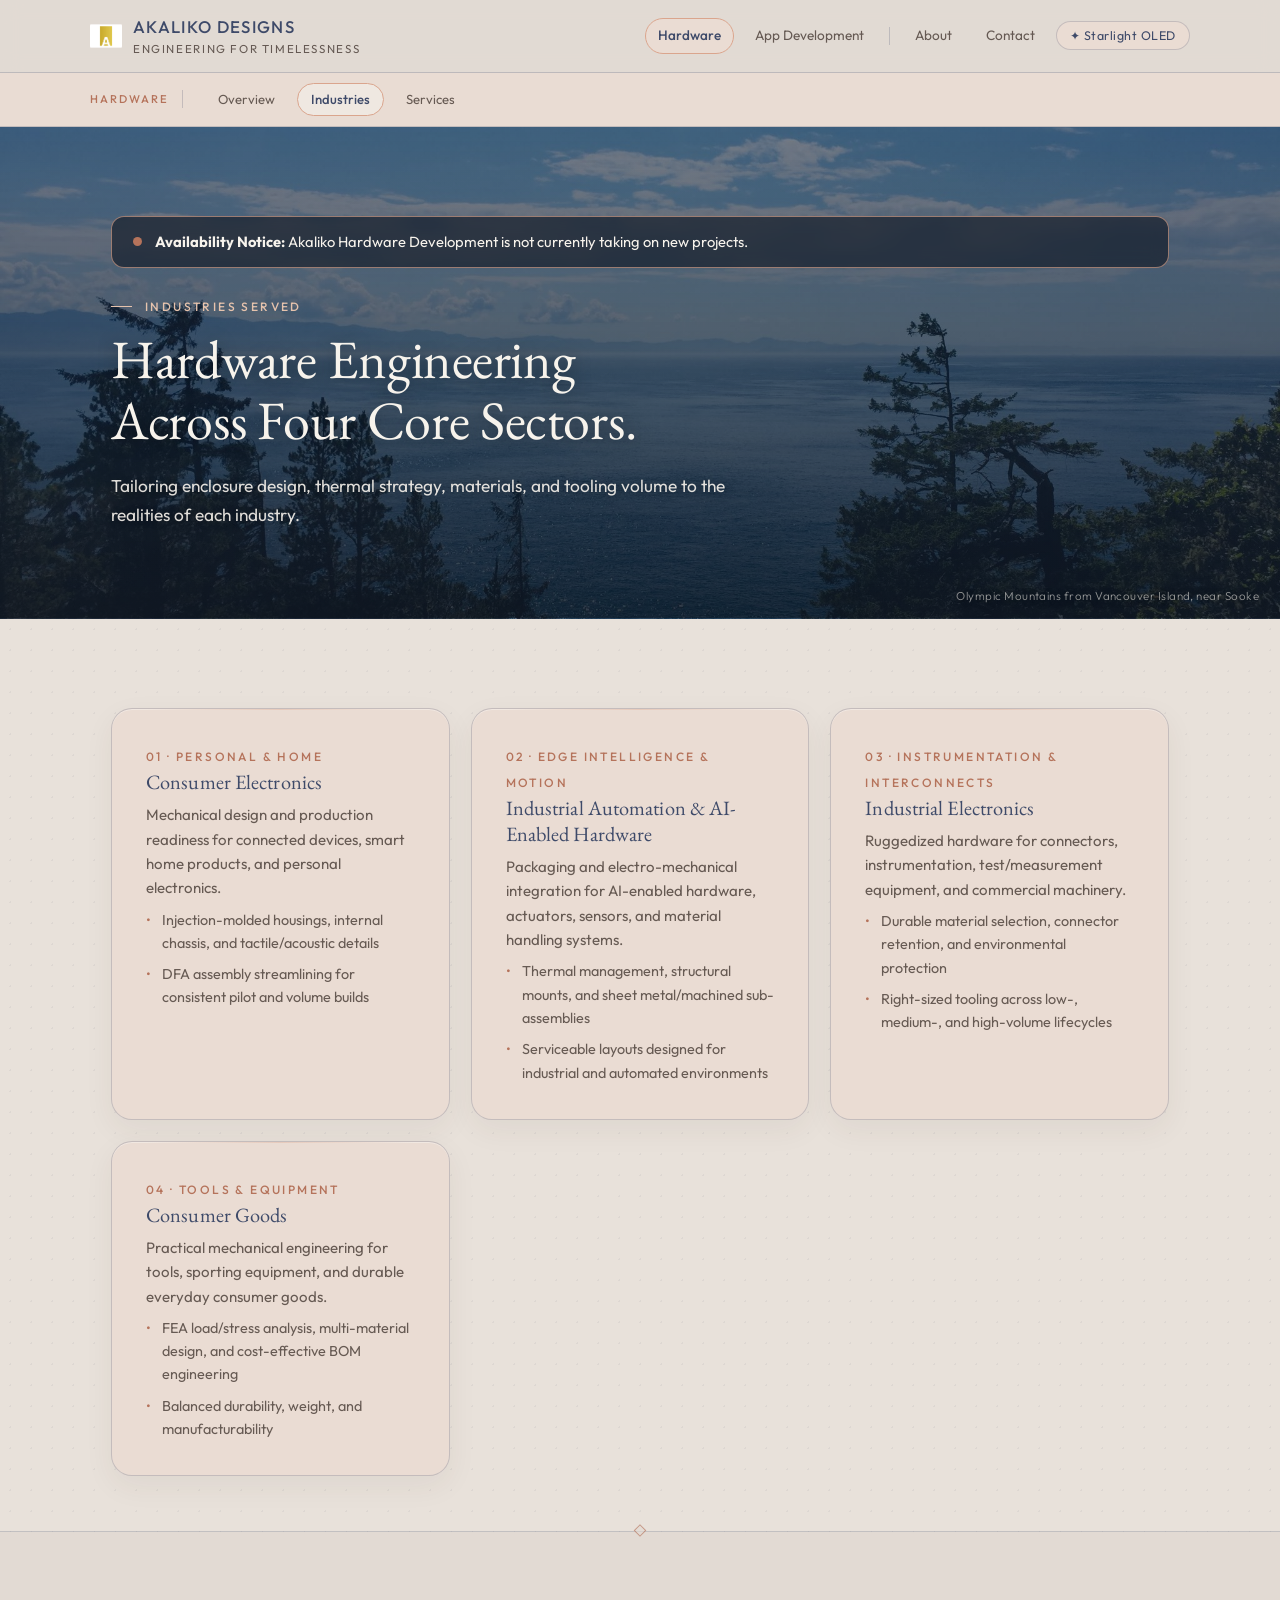
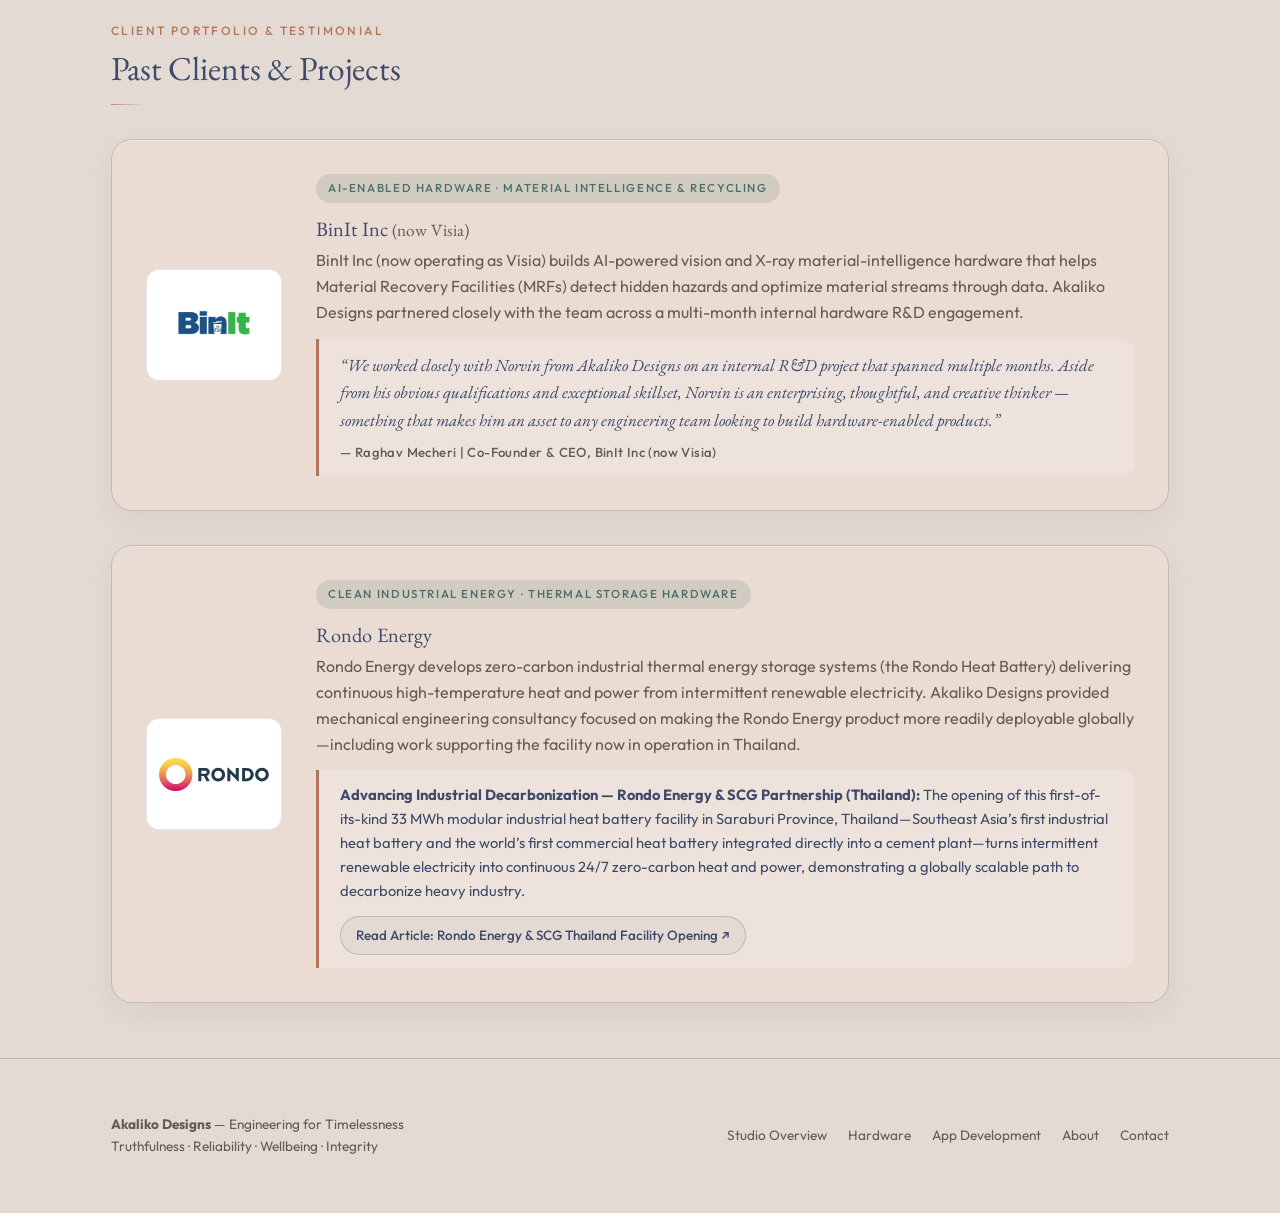
<file: industries.html>
<!DOCTYPE html>
<html lang="en">
<head>
  <meta charset="UTF-8">
  <meta name="viewport" content="width=device-width, initial-scale=1.0">
  <link rel="icon" type="image/png" href="assets/akaliko-mark-gold.png">
  <title>Industries Served — Akaliko Hardware Development</title>
  <meta name="description" content="Consumer electronics, industrial automation and AI-enabled hardware, industrial electronics, and consumer goods.">
  <link rel="preconnect" href="https://fonts.googleapis.com">
  <link rel="preconnect" href="https://fonts.gstatic.com" crossorigin>
  <link href="https://fonts.googleapis.com/css2?family=EB+Garamond:ital,wght@0,400;0,500;1,400&family=Outfit:wght@300;400;500;600&display=swap" rel="stylesheet">
  <style>
/* Akaliko Designs — Unified Stylesheet (Zion & Patagonia + Starlight OLED) */
:root {
  --phi: 1.618;
  --s1: 8px;
  --s2: 13px;
  --s3: 21px;
  --s4: 34px;
  --s5: 55px;
  --s6: 89px;
  --bg: #E2DAD3;
  --surface: #EADCD3;
  --surface-alt: #EFE8E1;
  --fg: #3D312A;
  --ink: #3E4A69;
  --muted: rgba(61, 49, 42, 0.76);
  --line: rgba(62, 74, 105, 0.22);
  --accent-warm: #DAA58D;
  --accent-warm-deep: #B5735B;
  --accent-cool: #4A6E67;
  --accent-cool-soft: #8BC7BD;
  --btn-bg: #3D312A;
  --btn-fg: #F4EFEA;
  --shadow: 0 10px 30px rgba(61, 49, 42, 0.06);
  --font-sans: "Outfit", -apple-system, BlinkMacSystemFont, "Segoe UI", Roboto, sans-serif;
  --font-serif: "EB Garamond", Georgia, serif;
}

html[data-theme="starlight"] {
  --bg: #000000;
  --surface: #0A0A0A;
  --surface-alt: #111111;
  --fg: #D8D8D8;
  --ink: #F2F2F2;
  --muted: #9A9A9A;
  --line: #262626;
  --accent-warm: #DAA58D;
  --accent-warm-deep: #E6B5A0;
  --accent-cool: #8BC7BD;
  --accent-cool-soft: #8BC7BD;
  --btn-bg: #F2F2F2;
  --btn-fg: #000000;
  --shadow: 0 10px 30px rgba(0, 0, 0, 0.65);
}

* { box-sizing: border-box; }
html { scroll-behavior: smooth; }
body {
  margin: 0;
  background: var(--bg);
  color: var(--fg);
  font-family: var(--font-sans);
  line-height: 1.618;
  transition: background-color 0.35s ease, color 0.35s ease;
  -webkit-font-smoothing: antialiased;
}

a { color: inherit; text-decoration: none; }

.container {
  max-width: 1080px;
  margin: 0 auto;
  padding: 0 var(--s3);
}

header.site-header {
  position: sticky;
  top: 0;
  z-index: 50;
  background: color-mix(in srgb, var(--bg) 90%, transparent);
  backdrop-filter: blur(10px);
  border-bottom: 1px solid var(--line);
}

.header-inner {
  display: flex;
  flex-wrap: wrap;
  align-items: center;
  justify-content: space-between;
  gap: var(--s2);
  padding: var(--s2) 0;
}

.brand-group {
  display: flex;
  flex-direction: column;
  gap: 2px;
}

.brand-title {
  font-size: 1.05rem;
  font-weight: 500;
  letter-spacing: 0.08em;
  text-transform: uppercase;
  color: var(--ink);
}

.brand-sub {
  font-size: 0.72rem;
  letter-spacing: 0.14em;
  text-transform: uppercase;
  color: var(--muted);
}

nav.primary-nav {
  display: flex;
  flex-wrap: wrap;
  align-items: center;
  gap: var(--s1);
}

nav.primary-nav a {
  font-size: 0.85rem;
  padding: 6px 12px;
  border-radius: 999px;
  color: var(--muted);
  border: 1px solid transparent;
  transition: all 0.2s ease;
}

nav.primary-nav a:hover {
  color: var(--ink);
  border-color: var(--line);
}

nav.primary-nav a.active {
  color: var(--ink);
  background: var(--surface);
  border-color: var(--accent-warm);
  font-weight: 500;
}

.nav-divider {
  width: 1px;
  height: 18px;
  background: var(--line);
  margin: 0 4px;
}

.theme-toggle {
  display: inline-flex;
  align-items: center;
  gap: 6px;
  background: var(--surface);
  color: var(--ink);
  border: 1px solid var(--line);
  border-radius: 999px;
  padding: 6px 13px;
  font-family: inherit;
  font-size: 0.78rem;
  letter-spacing: 0.04em;
  cursor: pointer;
  transition: border-color 0.2s ease, background-color 0.2s ease;
}

.theme-toggle:hover {
  border-color: var(--accent-warm);
}

.status-banner {
  display: flex;
  align-items: flex-start;
  gap: var(--s2);
  padding: var(--s2) var(--s3);
  border-radius: 12px;
  background: color-mix(in srgb, var(--accent-warm) 18%, var(--surface));
  border: 1px solid var(--accent-warm);
  color: var(--ink);
  font-size: 0.92rem;
  margin-bottom: var(--s3);
}

.status-banner.cool {
  background: color-mix(in srgb, var(--accent-cool) 15%, var(--surface));
  border-color: var(--accent-cool);
}

.status-dot {
  width: 9px;
  height: 9px;
  border-radius: 50%;
  background: var(--accent-warm-deep);
  margin-top: 7px;
  flex: 0 0 auto;
}

.status-banner.cool .status-dot {
  background: var(--accent-cool);
}

.hero {
  padding: var(--s5) 0 var(--s4);
  border-bottom: 1px solid var(--line);
}

.hero-centered {
  padding: var(--s6) 0 var(--s5);
  border-bottom: 1px solid var(--line);
  text-align: center;
}

.hero-centered .eyebrow { justify-content: center; }
.hero-centered h1 { margin-left: auto; margin-right: auto; max-width: 24ch; }
.hero-centered .lead { margin-left: auto; margin-right: auto; }
.hero-centered .cta-row { justify-content: center; }

.eyebrow {
  display: inline-flex;
  align-items: center;
  gap: 8px;
  font-size: 0.75rem;
  letter-spacing: 0.16em;
  text-transform: uppercase;
  color: var(--accent-cool);
  margin-bottom: var(--s2);
  font-weight: 500;
}

.eyebrow::before {
  content: "";
  width: 21px;
  height: 1px;
  background: var(--accent-cool);
}

h1 {
  font-family: var(--font-serif);
  font-weight: 400;
  font-size: clamp(2.1rem, 4.4vw, 3.25rem);
  line-height: 1.15;
  color: var(--ink);
  margin: 0 0 var(--s3);
  max-width: 22ch;
}

.lead {
  font-size: 1.08rem;
  color: var(--muted);
  max-width: 64ch;
  margin: 0 0 var(--s4);
}

.cta-row {
  display: flex;
  flex-wrap: wrap;
  gap: var(--s2);
  align-items: center;
}

.btn {
  display: inline-flex;
  align-items: center;
  gap: 8px;
  padding: 12px 22px;
  border-radius: 999px;
  font-size: 0.9rem;
  font-weight: 500;
  letter-spacing: 0.02em;
  border: 1px solid var(--btn-bg);
  background: var(--btn-bg);
  color: var(--btn-fg);
  cursor: pointer;
  transition: transform 0.15s ease, opacity 0.2s ease;
}

.btn:hover { opacity: 0.9; transform: translateY(-1px); }

.btn.secondary {
  background: transparent;
  color: var(--ink);
  border-color: var(--line);
}

.btn.secondary:hover {
  border-color: var(--accent-warm);
  background: var(--surface);
}

.btn.small {
  padding: 7px 14px;
  font-size: 0.8rem;
}

section.band {
  padding: var(--s5) 0;
  border-bottom: 1px solid var(--line);
}

.section-header {
  display: flex;
  flex-direction: column;
  gap: var(--s1);
  margin-bottom: var(--s4);
}

.section-kicker {
  font-size: 0.72rem;
  letter-spacing: 0.16em;
  text-transform: uppercase;
  color: var(--accent-warm-deep);
  font-weight: 500;
}

h2 {
  font-family: var(--font-serif);
  font-weight: 400;
  font-size: clamp(1.65rem, 3vw, 2.25rem);
  line-height: 1.2;
  color: var(--ink);
  margin: 0;
}

h3 {
  font-size: 1.14rem;
  font-weight: 500;
  color: var(--ink);
  margin: 0 0 var(--s1);
}

.grid-2 { display: grid; grid-template-columns: repeat(auto-fit, minmax(300px, 1fr)); gap: var(--s3); }
.grid-3 { display: grid; grid-template-columns: repeat(auto-fit, minmax(260px, 1fr)); gap: var(--s3); }
.grid-4 { display: grid; grid-template-columns: repeat(auto-fit, minmax(220px, 1fr)); gap: var(--s3); }

.card {
  background: var(--surface);
  border: 1px solid var(--line);
  border-radius: 16px;
  padding: var(--s4);
  box-shadow: var(--shadow);
  display: flex;
  flex-direction: column;
  justify-content: space-between;
  gap: var(--s3);
}

.card.subtle {
  background: var(--surface-alt);
  box-shadow: none;
}

.card p {
  margin: 0;
  color: var(--muted);
  font-size: 0.94rem;
}

.card-links {
  display: flex;
  flex-wrap: wrap;
  gap: var(--s2);
  padding-top: var(--s2);
  border-top: 1px solid var(--line);
  font-size: 0.85rem;
}

.card-links a {
  color: var(--ink);
  font-weight: 500;
}

.card-links a:hover {
  color: var(--accent-warm-deep);
  text-decoration: underline;
  text-underline-offset: 3px;
}

.filter-bar {
  display: flex;
  flex-wrap: wrap;
  gap: var(--s1);
  margin-bottom: var(--s3);
}

.filter-btn {
  background: var(--surface);
  color: var(--muted);
  border: 1px solid var(--line);
  border-radius: 999px;
  padding: 7px 15px;
  font-family: inherit;
  font-size: 0.82rem;
  cursor: pointer;
  transition: all 0.2s ease;
}

.filter-btn.active, .filter-btn:hover {
  color: var(--ink);
  border-color: var(--accent-warm);
  background: var(--surface-alt);
  font-weight: 500;
}

.research-card[hidden] { display: none; }

.research-meta {
  font-size: 0.75rem;
  letter-spacing: 0.08em;
  text-transform: uppercase;
  color: var(--accent-cool);
  font-weight: 500;
  margin-bottom: 4px;
}

.caveat-box {
  margin-top: var(--s2);
  padding: var(--s2);
  border-radius: 10px;
  background: var(--bg);
  border-left: 3px solid var(--accent-warm-deep);
  font-size: 0.84rem;
  color: var(--muted);
}

.lab-panel {
  background: var(--surface);
  border: 1px solid var(--line);
  border-radius: 16px;
  padding: var(--s4);
  box-shadow: var(--shadow);
}

.lab-controls {
  display: flex;
  flex-wrap: wrap;
  gap: var(--s2);
  align-items: center;
  justify-content: space-between;
  margin-bottom: var(--s3);
}

.strike-bars {
  display: grid;
  grid-template-columns: repeat(auto-fit, minmax(36px, 1fr));
  gap: 10px;
  align-items: end;
  min-height: 170px;
  padding: var(--s3);
  border-radius: 12px;
  background: var(--bg);
  border: 1px solid var(--line);
}

.strike-col {
  display: flex;
  flex-direction: column;
  align-items: center;
  gap: 6px;
  height: 100%;
  justify-content: flex-end;
}

.strike-bar {
  width: 100%;
  max-width: 34px;
  border-radius: 8px 8px 3px 3px;
  background: linear-gradient(180deg, var(--accent-warm-deep), var(--accent-cool));
  transition: height 0.3s ease;
  min-height: 6px;
}

.strike-val { font-size: 0.72rem; font-variant-numeric: tabular-nums; color: var(--ink); }
.strike-lbl { font-size: 0.68rem; color: var(--muted); }

.gallery-card {
  background: var(--surface);
  border: 1px solid var(--line);
  border-radius: 16px;
  padding: var(--s3);
  display: flex;
  flex-direction: column;
  gap: var(--s2);
}

.frame-box {
  position: relative;
  width: 100%;
  border-radius: 12px;
  overflow: hidden;
  border: 1px solid var(--line);
  background: var(--bg);
  cursor: pointer;
}

.frame-portrait { aspect-ratio: 9 / 14; max-height: 360px; }
.frame-wide { aspect-ratio: 16 / 10; }
.frame-box img, .frame-box svg { width: 100%; height: 100%; object-fit: cover; display: block; }

.lightbox {
  position: fixed;
  inset: 0;
  background: rgba(0, 0, 0, 0.82);
  display: none;
  align-items: center;
  justify-content: center;
  padding: var(--s3);
  z-index: 100;
}

.lightbox.open { display: flex; }

.lightbox-inner {
  background: var(--surface);
  color: var(--fg);
  border: 1px solid var(--line);
  border-radius: 16px;
  max-width: 780px;
  width: 100%;
  padding: var(--s3);
  display: flex;
  flex-direction: column;
  gap: var(--s2);
}

.tier-badge {
  display: inline-block;
  font-size: 0.72rem;
  letter-spacing: 0.12em;
  text-transform: uppercase;
  padding: 4px 10px;
  border-radius: 999px;
  background: color-mix(in srgb, var(--accent-cool) 16%, transparent);
  color: var(--accent-cool);
  font-weight: 500;
  width: fit-content;
}

.tier-metric { font-family: var(--font-serif); font-size: 1.75rem; color: var(--ink); line-height: 1.2; }
.tier-timeline { font-size: 0.84rem; color: var(--accent-warm-deep); font-weight: 500; }

ul.clean-list {
  list-style: none;
  padding: 0;
  margin: var(--s1) 0 0;
  display: flex;
  flex-direction: column;
  gap: 8px;
}

ul.clean-list li {
  font-size: 0.9rem;
  color: var(--muted);
  padding-left: 16px;
  position: relative;
}

ul.clean-list li::before {
  content: "•";
  position: absolute;
  left: 0;
  color: var(--accent-warm-deep);
}

.form-grid {
  display: grid;
  grid-template-columns: repeat(auto-fit, minmax(220px, 1fr));
  gap: var(--s2);
}

.field { display: flex; flex-direction: column; gap: 6px; }
.field.full { grid-column: 1 / -1; }
label { font-size: 0.82rem; font-weight: 500; color: var(--ink); }

input, select, textarea {
  width: 100%;
  background: var(--bg);
  color: var(--fg);
  border: 1px solid var(--line);
  border-radius: 10px;
  padding: 11px 13px;
  font-family: inherit;
  font-size: 0.94rem;
  transition: border-color 0.2s ease;
}

input:focus, select:focus, textarea:focus {
  outline: none;
  border-color: var(--accent-cool);
}

footer.site-footer {
  padding: var(--s4) 0 var(--s5);
  color: var(--muted);
  font-size: 0.85rem;
}

.footer-inner {
  display: flex;
  flex-wrap: wrap;
  justify-content: space-between;
  align-items: center;
  gap: var(--s3);
}

.footer-links {
  display: flex;
  flex-wrap: wrap;
  gap: var(--s2);
}

.footer-links a:hover { color: var(--ink); }

@media (max-width: 720px) {
  .header-inner { flex-direction: column; align-items: flex-start; }
  .nav-divider { display: none; }
}


/* Founder / Principal Bio Strip */
.founder-card {
  display: grid;
  grid-template-columns: minmax(0, 1.55fr) auto;
  gap: var(--s4);
  align-items: center;
  background: var(--surface);
  border: 1px solid var(--line);
  border-radius: 16px;
  padding: var(--s4);
  box-shadow: var(--shadow);
}
.founder-role {
  font-size: 0.92rem;
  font-weight: 500;
  color: var(--accent-cool);
  margin-bottom: 4px;
}
.founder-affil {
  font-size: 0.84rem;
  color: var(--accent-warm-deep);
  margin-bottom: var(--s2);
  font-weight: 500;
}
.founder-portrait-wrap {
  display: flex;
  flex-direction: column;
  align-items: center;
  gap: var(--s2);
}
.founder-portrait {
  width: 148px;
  height: 148px;
  border-radius: 50%;
  object-fit: cover;
  border: 3px solid var(--accent-warm);
  background: var(--surface-alt);
}
.portrait-placeholder {
  width: 148px;
  height: 148px;
  border-radius: 50%;
  border: 2px dashed var(--line);
  background: var(--surface-alt);
  display: flex;
  align-items: center;
  justify-content: center;
  text-align: center;
  padding: 12px;
  font-size: 0.76rem;
  color: var(--muted);
}
@media (max-width: 720px) {
  .founder-card { grid-template-columns: 1fr; text-align: center; }
  .founder-portrait-wrap { justify-self: center; }
}


/* Principal / Founder Bio & External Profile Links */
.bio-links {
  display: flex;
  flex-wrap: wrap;
  gap: var(--s2);
  margin-top: var(--s3);
}
.bio-link-btn {
  display: inline-flex;
  align-items: center;
  gap: 7px;
  padding: 8px 15px;
  border-radius: 999px;
  font-size: 0.84rem;
  font-weight: 500;
  background: var(--bg);
  color: var(--ink);
  border: 1px solid var(--line);
  transition: border-color 0.2s ease, transform 0.15s ease;
}
.bio-link-btn:hover {
  border-color: var(--accent-warm-deep);
  transform: translateY(-1px);
}
.studio-bio-panel {
  display: grid;
  grid-template-columns: minmax(0, 1.618fr) auto;
  gap: var(--s4);
  align-items: center;
  background: var(--surface);
  border: 1px solid var(--line);
  border-radius: 16px;
  padding: var(--s4);
  box-shadow: var(--shadow);
}
@media (max-width: 720px) {
  .studio-bio-panel { grid-template-columns: 1fr; text-align: center; }
  .bio-links { justify-content: center; }
}


/* Akaliko brand mark in header & wordmark lockup */
.brand-group { display: inline-flex; flex-direction: row; align-items: center; gap: 11px; text-decoration: none; }
.brand-mark { width: 30px; height: 30px; object-fit: contain; flex: 0 0 auto; display: block; }
.brand-text { display: flex; flex-direction: column; }
.footer-lockup { display: block; width: 148px; height: auto; margin-bottom: 10px; opacity: 0.88; filter: brightness(0.28); }
html[data-theme="starlight"] .footer-lockup { filter: brightness(1.55); opacity: 0.92; }
.founder-portrait-circle {
  width: 176px; height: 202px; object-fit: contain; display: block;
  background: transparent; border: none; border-radius: 0;
  filter: drop-shadow(0 10px 22px rgba(24, 28, 36, 0.18));
}
.client-card {
  display: grid; grid-template-columns: auto 1fr; gap: var(--s4); align-items: center;
  background: var(--surface); border: 1px solid var(--line); border-radius: 16px;
  padding: var(--s4); box-shadow: var(--shadow);
}
.client-logo-box {
  width: 136px; height: 112px; border-radius: 14px; background: #ffffff;
  border: 1px solid rgba(62, 74, 105, 0.14); padding: 12px;
  display: flex; align-items: center; justify-content: center; flex: 0 0 auto;
}
.client-logo-box img { width: 100%; height: 100%; object-fit: contain; display: block; }
@media (max-width: 640px) {
  .client-card { grid-template-columns: 1fr; text-align: center; justify-items: center; }
}
.hero-coastal {
  position: relative;
  background:
    linear-gradient(180deg, rgba(16, 28, 44, 0.56) 0%, rgba(16, 28, 44, 0.68) 58%, rgba(14, 22, 34, 0.82) 100%),
    url("assets/banner-coastal-pines.jpg") center 48% / cover no-repeat;
  color: #F7F3EC;
  border-bottom: 1px solid var(--line);
}
html[data-theme="starlight"] .hero-coastal {
  background:
    linear-gradient(180deg, rgba(0, 0, 0, 0.60) 0%, rgba(0, 0, 0, 0.72) 62%, rgba(0, 0, 0, 0.90) 100%),
    url("assets/banner-coastal-pines.jpg") center 48% / cover no-repeat;
}
.hero-coastal .eyebrow { color: #E6C3AD; }
.hero-coastal .eyebrow::before { background: #E6C3AD; }
.hero-coastal h1 { color: #F7F3EC; text-shadow: 0 2px 18px rgba(0, 0, 0, 0.35); }
.hero-coastal .lead { color: rgba(247, 243, 236, 0.90); text-shadow: 0 1px 10px rgba(0, 0, 0, 0.30); }
.hero-coastal .status-banner {
  background: rgba(16, 24, 36, 0.64);
  border-color: rgba(218, 165, 141, 0.65);
  color: #F7F3EC;
  backdrop-filter: blur(8px);
}
.hero-coastal .btn { background: #F4EFEA; color: #1E242E; border-color: #F4EFEA; }
.hero-coastal .btn.secondary {
  background: rgba(18, 26, 38, 0.44);
  color: #F7F3EC;
  border-color: rgba(247, 243, 236, 0.52);
  backdrop-filter: blur(6px);
}
.hero-coastal .btn.secondary:hover { background: rgba(247, 243, 236, 0.18); border-color: #F7F3EC; }
.hero-photo-caption {
  position: absolute;
  right: var(--s3);
  bottom: var(--s2);
  margin: 0;
  font-size: 0.72rem;
  font-weight: 300;
  letter-spacing: 0.04em;
  color: rgba(247, 243, 236, 0.58);
  text-shadow: 0 1px 8px rgba(0, 0, 0, 0.45);
  pointer-events: none;
}

.client-stack { display: flex; flex-direction: column; gap: var(--s3); }
.client-quote {
  margin: var(--s2) 0 0;
  padding: var(--s2) var(--s3);
  border-left: 3px solid var(--accent-warm-deep);
  background: color-mix(in srgb, var(--surface-alt) 68%, transparent);
  border-radius: 0 10px 10px 0;
}
.client-quote p {
  margin: 0 0 8px;
  font-family: var(--font-serif);
  font-size: 1.06rem;
  font-style: italic;
  line-height: 1.62;
  color: var(--ink);
}
.client-quote cite {
  display: block;
  font-style: normal;
  font-family: var(--font-sans);
  font-size: 0.82rem;
  font-weight: 500;
  letter-spacing: 0.03em;
  color: var(--muted);
}
.client-wordmark {
  display: flex; flex-direction: column; align-items: center; justify-content: center;
  text-align: center; gap: 3px;
  font-family: var(--font-sans); font-weight: 600; letter-spacing: 0.14em;
  color: #1F2630; text-transform: uppercase; line-height: 1.1;
}
.client-wordmark span:first-child { font-size: 1.05rem; color: #C24E2B; }
.client-wordmark span:last-child { font-size: 0.62rem; letter-spacing: 0.22em; color: #3E4A69; }
  </style>
  <link rel="stylesheet" href="assets/akaliko-harmony.css">
  <script>
(function () {
  const root = document.documentElement;
  const saved = localStorage.getItem('akaliko_site_theme');
  if (saved === 'starlight') root.setAttribute('data-theme', 'starlight');
  window.addEventListener('DOMContentLoaded', () => {
    const btn = document.getElementById('themeToggle');
    if (!btn) return;
    const syncLabel = () => {
      const dark = root.getAttribute('data-theme') === 'starlight';
      btn.textContent = dark ? '☀ Zion & Patagonia' : '✦ Starlight OLED';
      btn.setAttribute('aria-pressed', dark ? 'true' : 'false');
    };
    syncLabel();
    btn.addEventListener('click', () => {
      const next = root.getAttribute('data-theme') === 'starlight' ? 'zion' : 'starlight';
      if (next === 'starlight') root.setAttribute('data-theme', 'starlight');
      else root.removeAttribute('data-theme');
      localStorage.setItem('akaliko_site_theme', next);
      syncLabel();
    });
  });
})();
  </script>
</head>
<body>
  <header class="site-header">
    <div class="container header-inner">
      <a href="index.html" class="brand-group">
        <img src="assets/akaliko-mark-gold.png" alt="" class="brand-mark" width="30" height="30">
        <span class="brand-text">
          <span class="brand-title">Akaliko Designs</span>
          <span class="brand-sub">Engineering for Timelessness</span>
        </span>
      </a>
      <nav class="primary-nav" aria-label="Main site navigation">
        <a href="hardware.html" class="active">Hardware</a>
        <a href="apps.html">App Development</a>
        <span class="nav-divider" aria-hidden="true"></span>
        <a href="about.html">About</a>
        <a href="contact.html">Contact</a>
        <button type="button" id="themeToggle" class="theme-toggle">✦ Starlight OLED</button>
      </nav>
    </div>
  </header>
  <nav class="sub-nav-bar" aria-label="Hardware division navigation">
    <div class="container sub-nav-inner">
      <span class="sub-nav-label">Hardware</span>
      <a href="hardware.html">Overview</a>
      <a href="industries.html" class="active">Industries</a>
      <a href="services.html">Services</a>
    </div>
  </nav>

  <main>
    <section class="hero hero-coastal">
      <div class="container">
        <div class="status-banner" role="status">
          <span class="status-dot" aria-hidden="true"></span>
          <div><strong>Availability Notice:</strong> Akaliko Hardware Development is not currently taking on new projects.</div>
        </div>
        <div class="eyebrow">Industries Served</div>
        <h1>Hardware Engineering Across Four Core Sectors.</h1>
        <p class="lead">
          Tailoring enclosure design, thermal strategy, materials, and tooling volume to the realities of each industry.
        </p>
      </div>
      <p class="hero-photo-caption">Olympic Mountains from Vancouver Island, near Sooke</p>
    </section>

    <section class="band">
      <div class="container">
        <div class="grid-2">
          <article class="card">
            <div>
              <span class="section-kicker">01 · Personal &amp; Home</span>
              <h3>Consumer Electronics</h3>
              <p>Mechanical design and production readiness for connected devices, smart home products, and personal electronics.</p>
              <ul class="clean-list">
                <li>Injection-molded housings, internal chassis, and tactile/acoustic details</li>
                <li>DFA assembly streamlining for consistent pilot and volume builds</li>
              </ul>
            </div>
          </article>
          <article class="card">
            <div>
              <span class="section-kicker">02 · Edge Intelligence &amp; Motion</span>
              <h3>Industrial Automation &amp; AI-Enabled Hardware</h3>
              <p>Packaging and electro-mechanical integration for AI-enabled hardware, actuators, sensors, and material handling systems.</p>
              <ul class="clean-list">
                <li>Thermal management, structural mounts, and sheet metal/machined sub-assemblies</li>
                <li>Serviceable layouts designed for industrial and automated environments</li>
              </ul>
            </div>
          </article>
          <article class="card">
            <div>
              <span class="section-kicker">03 · Instrumentation &amp; Interconnects</span>
              <h3>Industrial Electronics</h3>
              <p>Ruggedized hardware for connectors, instrumentation, test/measurement equipment, and commercial machinery.</p>
              <ul class="clean-list">
                <li>Durable material selection, connector retention, and environmental protection</li>
                <li>Right-sized tooling across low-, medium-, and high-volume lifecycles</li>
              </ul>
            </div>
          </article>
          <article class="card">
            <div>
              <span class="section-kicker">04 · Tools &amp; Equipment</span>
              <h3>Consumer Goods</h3>
              <p>Practical mechanical engineering for tools, sporting equipment, and durable everyday consumer goods.</p>
              <ul class="clean-list">
                <li>FEA load/stress analysis, multi-material design, and cost-effective BOM engineering</li>
                <li>Balanced durability, weight, and manufacturability</li>
              </ul>
            </div>
          </article>
        </div>
      </div>
    </section>

    <section class="band" style="border-bottom:none">
      <div class="container">
        <div class="section-header">
          <span class="section-kicker">Client Portfolio &amp; Testimonial</span>
          <h2>Past Clients &amp; Projects</h2>
        </div>
        <div class="client-stack">
          <article class="client-card">
            <div class="client-logo-box">
              <img src="assets/client-binit.jpg" alt="BinIt Inc logo">
            </div>
            <div>
              <span class="tier-badge">AI-Enabled Hardware · Material Intelligence &amp; Recycling</span>
              <h3 style="margin-top:var(--s2);margin-bottom:6px">BinIt Inc <span style="font-size:0.85em;font-weight:400;color:var(--muted)">(now Visia)</span></h3>
              <p style="color:var(--muted);margin:0">
                BinIt Inc (now operating as Visia) builds AI-powered vision and X-ray material-intelligence hardware that helps Material Recovery Facilities (MRFs) detect hidden hazards and optimize material streams through data. Akaliko Designs partnered closely with the team across a multi-month internal hardware R&amp;D engagement.
              </p>
              <blockquote class="client-quote">
                <p>“We worked closely with Norvin from Akaliko Designs on an internal R&amp;D project that spanned multiple months. Aside from his obvious qualifications and exceptional skillset, Norvin is an enterprising, thoughtful, and creative thinker — something that makes him an asset to any engineering team looking to build hardware-enabled products.”</p>
                <cite>— Raghav Mecheri | Co-Founder &amp; CEO, BinIt Inc (now Visia)</cite>
              </blockquote>
            </div>
          </article>

          <article class="client-card">
            <div class="client-logo-box">
              <img src="assets/client-rondo.svg" alt="Rondo Energy logo">
            </div>
            <div>
              <span class="tier-badge">Clean Industrial Energy · Thermal Storage Hardware</span>
              <h3 style="margin-top:var(--s2);margin-bottom:6px">Rondo Energy</h3>
              <p style="color:var(--muted);margin:0">
                Rondo Energy develops zero-carbon industrial thermal energy storage systems (the Rondo Heat Battery) delivering continuous high-temperature heat and power from intermittent renewable electricity. Akaliko Designs provided mechanical engineering consultancy focused on making the Rondo Energy product more readily deployable globally—including work supporting the facility now in operation in Thailand.
              </p>
              <div class="client-quote">
                <p style="font-style:normal;font-family:var(--font-sans);font-size:0.92rem;line-height:1.62">
                  <strong>Advancing Industrial Decarbonization — Rondo Energy &amp; SCG Partnership (Thailand):</strong> The opening of this first-of-its-kind 33 MWh modular industrial heat battery facility in Saraburi Province, Thailand—Southeast Asia’s first industrial heat battery and the world’s first commercial heat battery integrated directly into a cement plant—turns intermittent renewable electricity into continuous 24/7 zero-carbon heat and power, demonstrating a globally scalable path to decarbonize heavy industry.
                </p>
                <div style="margin-top:var(--s2)">
                  <a href="https://www.rondo.com/news-press/southeast-asias-first-industrial-heat-battery-now-operating-in-thailand-built-by-rondo-energy-and-scg" target="_blank" rel="noopener" class="bio-link-btn">Read Article: Rondo Energy &amp; SCG Thailand Facility Opening ↗</a>
                </div>
              </div>
            </div>
          </article>
        </div>
      </div>
    </section>
  </main>

  <footer class="site-footer">
    <div class="container footer-inner">
      <div>
        <strong>Akaliko Designs</strong> — Engineering for Timelessness<br>
        <span>Truthfulness · Reliability · Wellbeing · Integrity</span>
      </div>
      <div class="footer-links">
        <a href="studio.html">Studio Overview</a>
        <a href="hardware.html">Hardware</a>
        <a href="apps.html">App Development</a>
        <a href="about.html">About</a>
        <a href="contact.html">Contact</a>
      </div>
    </div>
  </footer>

</body>
</html>
</file>
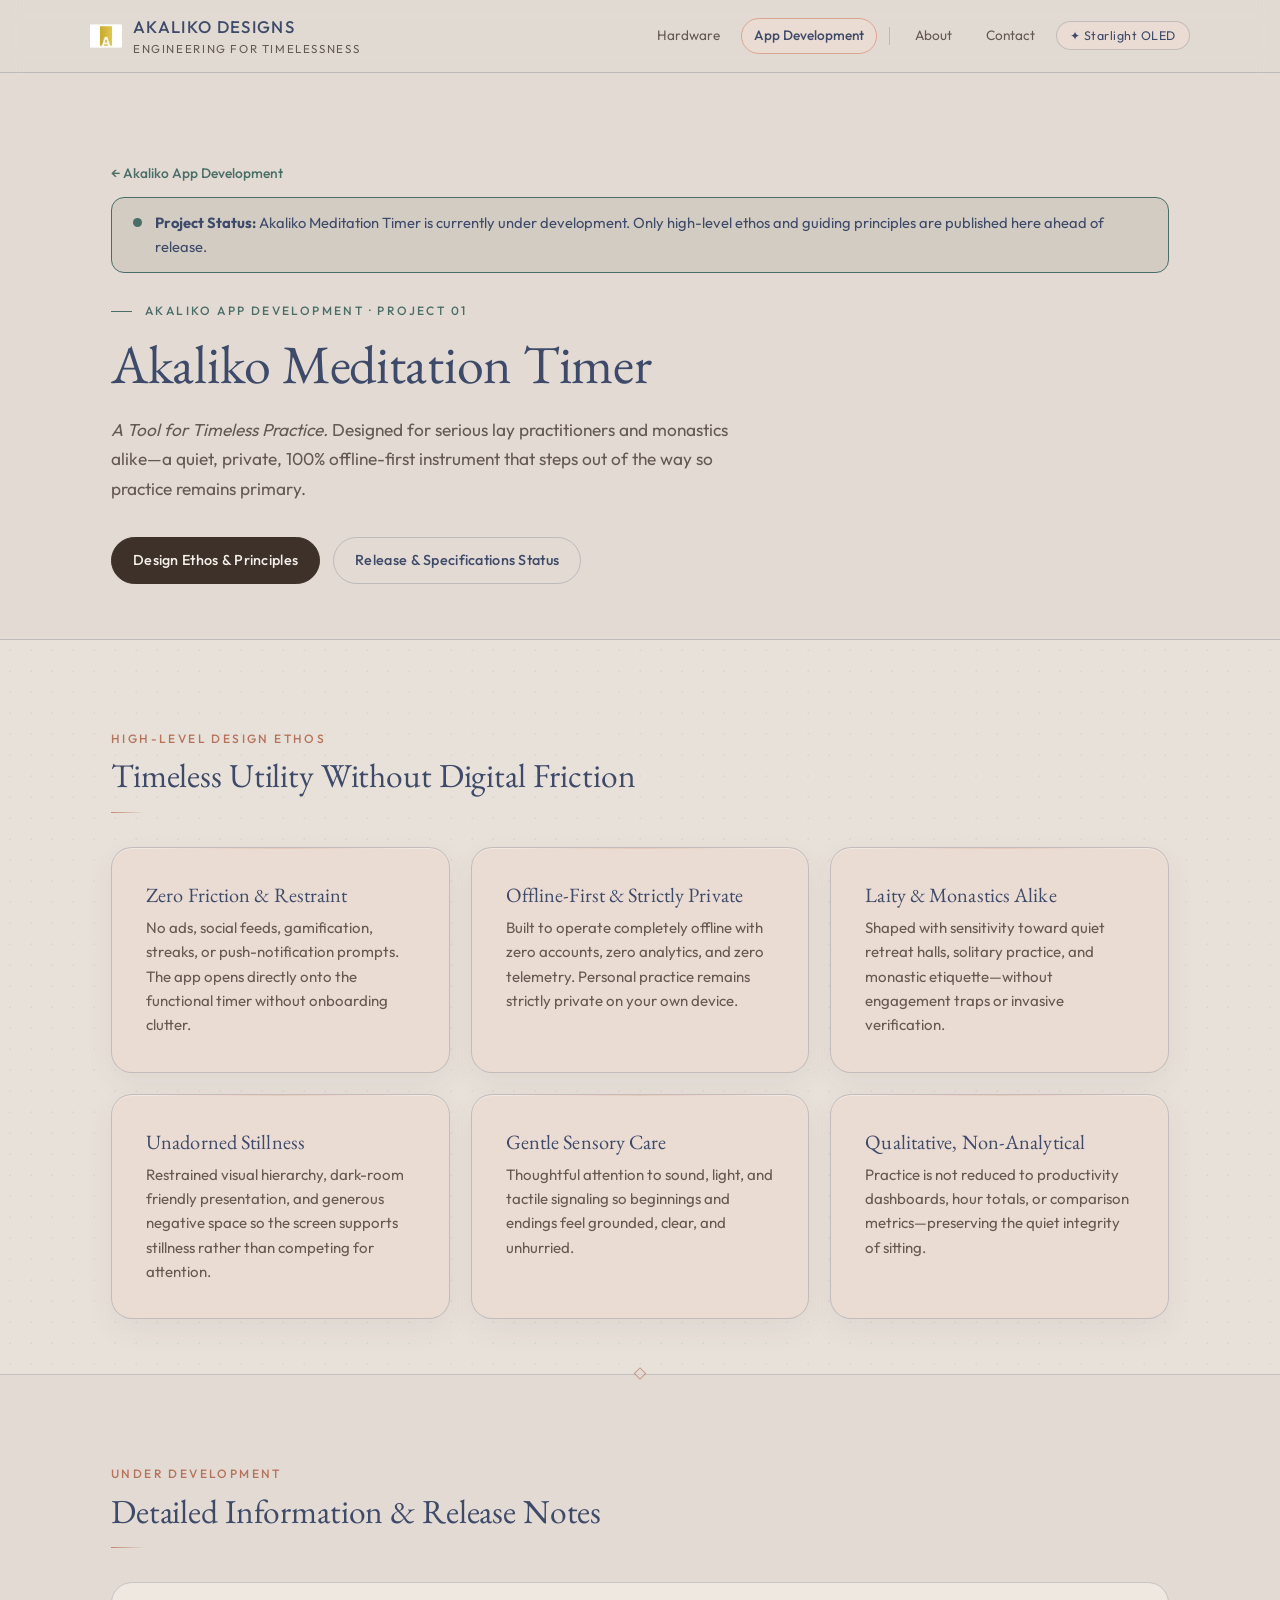
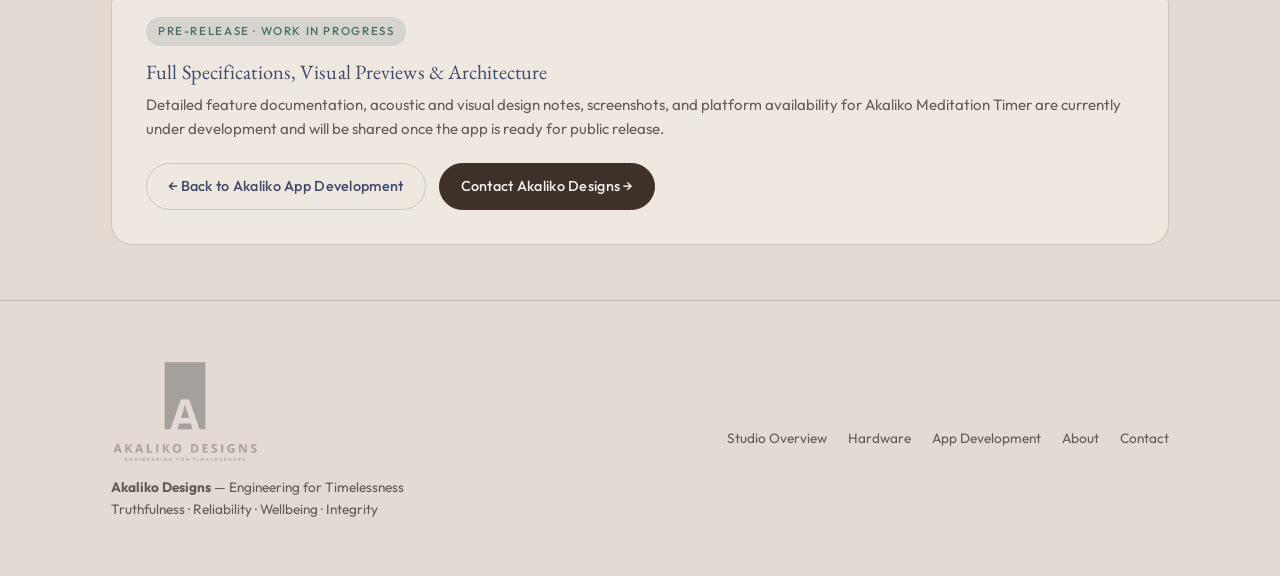
<file: meditation-timer.html>
<!DOCTYPE html>
<html lang="en">
<head>
  <meta charset="UTF-8">
  <meta name="viewport" content="width=device-width, initial-scale=1.0">
  <link rel="icon" type="image/png" href="assets/akaliko-mark-gold.png">
  <title>Akaliko Meditation Timer — Akaliko App Development</title>
  <meta name="description" content="High-level design ethos and guiding principles for the Akaliko Meditation Timer, a quiet offline-first app currently under development within Akaliko App Development.">
  <link rel="preconnect" href="https://fonts.googleapis.com">
  <link rel="preconnect" href="https://fonts.gstatic.com" crossorigin>
  <link href="https://fonts.googleapis.com/css2?family=EB+Garamond:ital,wght@0,400;0,500;1,400&family=Outfit:wght@300;400;500;600&display=swap" rel="stylesheet">
  <style>
/* Akaliko Designs — Unified Stylesheet (Zion & Patagonia + Starlight OLED) */
:root {
  --phi: 1.618;
  --s1: 8px;
  --s2: 13px;
  --s3: 21px;
  --s4: 34px;
  --s5: 55px;
  --s6: 89px;
  --bg: #E2DAD3;
  --surface: #EADCD3;
  --surface-alt: #EFE8E1;
  --fg: #3D312A;
  --ink: #3E4A69;
  --muted: rgba(61, 49, 42, 0.76);
  --line: rgba(62, 74, 105, 0.22);
  --accent-warm: #DAA58D;
  --accent-warm-deep: #B5735B;
  --accent-cool: #4A6E67;
  --accent-cool-soft: #8BC7BD;
  --btn-bg: #3D312A;
  --btn-fg: #F4EFEA;
  --shadow: 0 10px 30px rgba(61, 49, 42, 0.06);
  --font-sans: "Outfit", -apple-system, BlinkMacSystemFont, "Segoe UI", Roboto, sans-serif;
  --font-serif: "EB Garamond", Georgia, serif;
}

html[data-theme="starlight"] {
  --bg: #000000;
  --surface: #0A0A0A;
  --surface-alt: #111111;
  --fg: #D8D8D8;
  --ink: #F2F2F2;
  --muted: #9A9A9A;
  --line: #262626;
  --accent-warm: #DAA58D;
  --accent-warm-deep: #E6B5A0;
  --accent-cool: #8BC7BD;
  --accent-cool-soft: #8BC7BD;
  --btn-bg: #F2F2F2;
  --btn-fg: #000000;
  --shadow: 0 10px 30px rgba(0, 0, 0, 0.65);
}

* { box-sizing: border-box; }
html { scroll-behavior: smooth; }
body {
  margin: 0;
  background: var(--bg);
  color: var(--fg);
  font-family: var(--font-sans);
  line-height: 1.618;
  transition: background-color 0.35s ease, color 0.35s ease;
  -webkit-font-smoothing: antialiased;
}

a { color: inherit; text-decoration: none; }

.container {
  max-width: 1080px;
  margin: 0 auto;
  padding: 0 var(--s3);
}

header.site-header {
  position: sticky;
  top: 0;
  z-index: 50;
  background: color-mix(in srgb, var(--bg) 90%, transparent);
  backdrop-filter: blur(10px);
  border-bottom: 1px solid var(--line);
}

.header-inner {
  display: flex;
  flex-wrap: wrap;
  align-items: center;
  justify-content: space-between;
  gap: var(--s2);
  padding: var(--s2) 0;
}

.brand-group {
  display: flex;
  flex-direction: column;
  gap: 2px;
}

.brand-title {
  font-size: 1.05rem;
  font-weight: 500;
  letter-spacing: 0.08em;
  text-transform: uppercase;
  color: var(--ink);
}

.brand-sub {
  font-size: 0.72rem;
  letter-spacing: 0.14em;
  text-transform: uppercase;
  color: var(--muted);
}

nav.primary-nav {
  display: flex;
  flex-wrap: wrap;
  align-items: center;
  gap: var(--s1);
}

nav.primary-nav a {
  font-size: 0.85rem;
  padding: 6px 12px;
  border-radius: 999px;
  color: var(--muted);
  border: 1px solid transparent;
  transition: all 0.2s ease;
}

nav.primary-nav a:hover {
  color: var(--ink);
  border-color: var(--line);
}

nav.primary-nav a.active {
  color: var(--ink);
  background: var(--surface);
  border-color: var(--accent-warm);
  font-weight: 500;
}

.nav-divider {
  width: 1px;
  height: 18px;
  background: var(--line);
  margin: 0 4px;
}

.theme-toggle {
  display: inline-flex;
  align-items: center;
  gap: 6px;
  background: var(--surface);
  color: var(--ink);
  border: 1px solid var(--line);
  border-radius: 999px;
  padding: 6px 13px;
  font-family: inherit;
  font-size: 0.78rem;
  letter-spacing: 0.04em;
  cursor: pointer;
  transition: border-color 0.2s ease, background-color 0.2s ease;
}

.theme-toggle:hover {
  border-color: var(--accent-warm);
}

.status-banner {
  display: flex;
  align-items: flex-start;
  gap: var(--s2);
  padding: var(--s2) var(--s3);
  border-radius: 12px;
  background: color-mix(in srgb, var(--accent-warm) 18%, var(--surface));
  border: 1px solid var(--accent-warm);
  color: var(--ink);
  font-size: 0.92rem;
  margin-bottom: var(--s3);
}

.status-banner.cool {
  background: color-mix(in srgb, var(--accent-cool) 15%, var(--surface));
  border-color: var(--accent-cool);
}

.status-dot {
  width: 9px;
  height: 9px;
  border-radius: 50%;
  background: var(--accent-warm-deep);
  margin-top: 7px;
  flex: 0 0 auto;
}

.status-banner.cool .status-dot {
  background: var(--accent-cool);
}

.hero {
  padding: var(--s5) 0 var(--s4);
  border-bottom: 1px solid var(--line);
}

.hero-centered {
  padding: var(--s6) 0 var(--s5);
  border-bottom: 1px solid var(--line);
  text-align: center;
}

.hero-centered .eyebrow { justify-content: center; }
.hero-centered h1 { margin-left: auto; margin-right: auto; max-width: 24ch; }
.hero-centered .lead { margin-left: auto; margin-right: auto; }
.hero-centered .cta-row { justify-content: center; }

.hero-vista {
  position: relative;
  background:
    linear-gradient(180deg, rgba(18, 24, 34, 0.52) 0%, rgba(18, 24, 34, 0.64) 58%, rgba(14, 18, 26, 0.80) 100%),
    url("assets/hero-evergreen-vista.jpg") center 46% / cover no-repeat;
  color: #F7F3EC;
  border-bottom: 1px solid var(--line);
}
html[data-theme="starlight"] .hero-vista {
  background:
    linear-gradient(180deg, rgba(0, 0, 0, 0.58) 0%, rgba(0, 0, 0, 0.70) 62%, rgba(0, 0, 0, 0.90) 100%),
    url("assets/hero-evergreen-vista.jpg") center 46% / cover no-repeat;
}
.hero-vista .eyebrow { color: #E6C3AD; }
.hero-vista .eyebrow::before { background: #E6C3AD; }
.hero-vista h1 { color: #F7F3EC; text-shadow: 0 2px 18px rgba(0, 0, 0, 0.35); }
.hero-vista .lead { color: rgba(247, 243, 236, 0.90); text-shadow: 0 1px 10px rgba(0, 0, 0, 0.30); }
.hero-vista .status-banner {
  background: rgba(18, 23, 32, 0.62);
  border-color: rgba(218, 165, 141, 0.65);
  color: #F7F3EC;
  backdrop-filter: blur(8px);
}
.hero-vista .btn { background: #F4EFEA; color: #1E242E; border-color: #F4EFEA; }
.hero-vista .btn.secondary {
  background: rgba(20, 25, 34, 0.42);
  color: #F7F3EC;
  border-color: rgba(247, 243, 236, 0.52);
  backdrop-filter: blur(6px);
}
.hero-vista .btn.secondary:hover {
  background: rgba(247, 243, 236, 0.18);
  border-color: #F7F3EC;
}

.eyebrow {
  display: inline-flex;
  align-items: center;
  gap: 8px;
  font-size: 0.75rem;
  letter-spacing: 0.16em;
  text-transform: uppercase;
  color: var(--accent-cool);
  margin-bottom: var(--s2);
  font-weight: 500;
}

.eyebrow::before {
  content: "";
  width: 21px;
  height: 1px;
  background: var(--accent-cool);
}

h1 {
  font-family: var(--font-serif);
  font-weight: 400;
  font-size: clamp(2.1rem, 4.4vw, 3.25rem);
  line-height: 1.15;
  color: var(--ink);
  margin: 0 0 var(--s3);
  max-width: 22ch;
}

.lead {
  font-size: 1.08rem;
  color: var(--muted);
  max-width: 64ch;
  margin: 0 0 var(--s4);
}

.cta-row {
  display: flex;
  flex-wrap: wrap;
  gap: var(--s2);
  align-items: center;
}

.btn {
  display: inline-flex;
  align-items: center;
  gap: 8px;
  padding: 12px 22px;
  border-radius: 999px;
  font-size: 0.9rem;
  font-weight: 500;
  letter-spacing: 0.02em;
  border: 1px solid var(--btn-bg);
  background: var(--btn-bg);
  color: var(--btn-fg);
  cursor: pointer;
  transition: transform 0.15s ease, opacity 0.2s ease;
}

.btn:hover { opacity: 0.9; transform: translateY(-1px); }

.btn.secondary {
  background: transparent;
  color: var(--ink);
  border-color: var(--line);
}

.btn.secondary:hover {
  border-color: var(--accent-warm);
  background: var(--surface);
}

.btn.small {
  padding: 7px 14px;
  font-size: 0.8rem;
}

section.band {
  padding: var(--s5) 0;
  border-bottom: 1px solid var(--line);
}

.section-header {
  display: flex;
  flex-direction: column;
  gap: var(--s1);
  margin-bottom: var(--s4);
}

.section-kicker {
  font-size: 0.72rem;
  letter-spacing: 0.16em;
  text-transform: uppercase;
  color: var(--accent-warm-deep);
  font-weight: 500;
}

h2 {
  font-family: var(--font-serif);
  font-weight: 400;
  font-size: clamp(1.65rem, 3vw, 2.25rem);
  line-height: 1.2;
  color: var(--ink);
  margin: 0;
}

h3 {
  font-size: 1.14rem;
  font-weight: 500;
  color: var(--ink);
  margin: 0 0 var(--s1);
}

.grid-2 { display: grid; grid-template-columns: repeat(auto-fit, minmax(300px, 1fr)); gap: var(--s3); }
.grid-3 { display: grid; grid-template-columns: repeat(auto-fit, minmax(260px, 1fr)); gap: var(--s3); }
.grid-4 { display: grid; grid-template-columns: repeat(auto-fit, minmax(220px, 1fr)); gap: var(--s3); }

.card {
  background: var(--surface);
  border: 1px solid var(--line);
  border-radius: 16px;
  padding: var(--s4);
  box-shadow: var(--shadow);
  display: flex;
  flex-direction: column;
  justify-content: space-between;
  gap: var(--s3);
}

.card.subtle {
  background: var(--surface-alt);
  box-shadow: none;
}

.card p {
  margin: 0;
  color: var(--muted);
  font-size: 0.94rem;
}

.card-links {
  display: flex;
  flex-wrap: wrap;
  gap: var(--s2);
  padding-top: var(--s2);
  border-top: 1px solid var(--line);
  font-size: 0.85rem;
}

.card-links a {
  color: var(--ink);
  font-weight: 500;
}

.card-links a:hover {
  color: var(--accent-warm-deep);
  text-decoration: underline;
  text-underline-offset: 3px;
}

.filter-bar {
  display: flex;
  flex-wrap: wrap;
  gap: var(--s1);
  margin-bottom: var(--s3);
}

.filter-btn {
  background: var(--surface);
  color: var(--muted);
  border: 1px solid var(--line);
  border-radius: 999px;
  padding: 7px 15px;
  font-family: inherit;
  font-size: 0.82rem;
  cursor: pointer;
  transition: all 0.2s ease;
}

.filter-btn.active, .filter-btn:hover {
  color: var(--ink);
  border-color: var(--accent-warm);
  background: var(--surface-alt);
  font-weight: 500;
}

.research-card[hidden] { display: none; }

.research-meta {
  font-size: 0.75rem;
  letter-spacing: 0.08em;
  text-transform: uppercase;
  color: var(--accent-cool);
  font-weight: 500;
  margin-bottom: 4px;
}

.caveat-box {
  margin-top: var(--s2);
  padding: var(--s2);
  border-radius: 10px;
  background: var(--bg);
  border-left: 3px solid var(--accent-warm-deep);
  font-size: 0.84rem;
  color: var(--muted);
}

.lab-panel {
  background: var(--surface);
  border: 1px solid var(--line);
  border-radius: 16px;
  padding: var(--s4);
  box-shadow: var(--shadow);
}

.lab-controls {
  display: flex;
  flex-wrap: wrap;
  gap: var(--s2);
  align-items: center;
  justify-content: space-between;
  margin-bottom: var(--s3);
}

.strike-bars {
  display: grid;
  grid-template-columns: repeat(auto-fit, minmax(36px, 1fr));
  gap: 10px;
  align-items: end;
  min-height: 170px;
  padding: var(--s3);
  border-radius: 12px;
  background: var(--bg);
  border: 1px solid var(--line);
}

.strike-col {
  display: flex;
  flex-direction: column;
  align-items: center;
  gap: 6px;
  height: 100%;
  justify-content: flex-end;
}

.strike-bar {
  width: 100%;
  max-width: 34px;
  border-radius: 8px 8px 3px 3px;
  background: linear-gradient(180deg, var(--accent-warm-deep), var(--accent-cool));
  transition: height 0.3s ease;
  min-height: 6px;
}

.strike-val { font-size: 0.72rem; font-variant-numeric: tabular-nums; color: var(--ink); }
.strike-lbl { font-size: 0.68rem; color: var(--muted); }

.gallery-card {
  background: var(--surface);
  border: 1px solid var(--line);
  border-radius: 16px;
  padding: var(--s3);
  display: flex;
  flex-direction: column;
  gap: var(--s2);
}

.frame-box {
  position: relative;
  width: 100%;
  border-radius: 12px;
  overflow: hidden;
  border: 1px solid var(--line);
  background: var(--bg);
  cursor: pointer;
}

.frame-portrait { aspect-ratio: 9 / 14; max-height: 360px; }
.frame-wide { aspect-ratio: 16 / 10; }
.frame-box img, .frame-box svg { width: 100%; height: 100%; object-fit: cover; display: block; }

.lightbox {
  position: fixed;
  inset: 0;
  background: rgba(0, 0, 0, 0.82);
  display: none;
  align-items: center;
  justify-content: center;
  padding: var(--s3);
  z-index: 100;
}

.lightbox.open { display: flex; }

.lightbox-inner {
  background: var(--surface);
  color: var(--fg);
  border: 1px solid var(--line);
  border-radius: 16px;
  max-width: 780px;
  width: 100%;
  padding: var(--s3);
  display: flex;
  flex-direction: column;
  gap: var(--s2);
}

.tier-badge {
  display: inline-block;
  font-size: 0.72rem;
  letter-spacing: 0.12em;
  text-transform: uppercase;
  padding: 4px 10px;
  border-radius: 999px;
  background: color-mix(in srgb, var(--accent-cool) 16%, transparent);
  color: var(--accent-cool);
  font-weight: 500;
  width: fit-content;
}

.tier-metric { font-family: var(--font-serif); font-size: 1.75rem; color: var(--ink); line-height: 1.2; }
.tier-timeline { font-size: 0.84rem; color: var(--accent-warm-deep); font-weight: 500; }

ul.clean-list {
  list-style: none;
  padding: 0;
  margin: var(--s1) 0 0;
  display: flex;
  flex-direction: column;
  gap: 8px;
}

ul.clean-list li {
  font-size: 0.9rem;
  color: var(--muted);
  padding-left: 16px;
  position: relative;
}

ul.clean-list li::before {
  content: "•";
  position: absolute;
  left: 0;
  color: var(--accent-warm-deep);
}

.form-grid {
  display: grid;
  grid-template-columns: repeat(auto-fit, minmax(220px, 1fr));
  gap: var(--s2);
}

.field { display: flex; flex-direction: column; gap: 6px; }
.field.full { grid-column: 1 / -1; }
label { font-size: 0.82rem; font-weight: 500; color: var(--ink); }

input, select, textarea {
  width: 100%;
  background: var(--bg);
  color: var(--fg);
  border: 1px solid var(--line);
  border-radius: 10px;
  padding: 11px 13px;
  font-family: inherit;
  font-size: 0.94rem;
  transition: border-color 0.2s ease;
}

input:focus, select:focus, textarea:focus {
  outline: none;
  border-color: var(--accent-cool);
}

footer.site-footer {
  padding: var(--s4) 0 var(--s5);
  color: var(--muted);
  font-size: 0.85rem;
}

.footer-inner {
  display: flex;
  flex-wrap: wrap;
  justify-content: space-between;
  align-items: center;
  gap: var(--s3);
}

.footer-links {
  display: flex;
  flex-wrap: wrap;
  gap: var(--s2);
}

.footer-links a:hover { color: var(--ink); }

@media (max-width: 720px) {
  .header-inner { flex-direction: column; align-items: flex-start; }
  .nav-divider { display: none; }
}


/* Founder / Principal Bio Strip */
.founder-card {
  display: grid;
  grid-template-columns: minmax(0, 1.55fr) auto;
  gap: var(--s4);
  align-items: center;
  background: var(--surface);
  border: 1px solid var(--line);
  border-radius: 16px;
  padding: var(--s4);
  box-shadow: var(--shadow);
}
.founder-role {
  font-size: 0.92rem;
  font-weight: 500;
  color: var(--accent-cool);
  margin-bottom: 4px;
}
.founder-affil {
  font-size: 0.84rem;
  color: var(--accent-warm-deep);
  margin-bottom: var(--s2);
  font-weight: 500;
}
.founder-portrait-wrap {
  display: flex;
  flex-direction: column;
  align-items: center;
  gap: var(--s2);
}
.founder-portrait {
  width: 148px;
  height: 148px;
  border-radius: 50%;
  object-fit: cover;
  border: 3px solid var(--accent-warm);
  background: var(--surface-alt);
}
.portrait-placeholder {
  width: 148px;
  height: 148px;
  border-radius: 50%;
  border: 2px dashed var(--line);
  background: var(--surface-alt);
  display: flex;
  align-items: center;
  justify-content: center;
  text-align: center;
  padding: 12px;
  font-size: 0.76rem;
  color: var(--muted);
}
@media (max-width: 720px) {
  .founder-card { grid-template-columns: 1fr; text-align: center; }
  .founder-portrait-wrap { justify-self: center; }
}


/* Principal / Founder Bio & External Profile Links */
.bio-links {
  display: flex;
  flex-wrap: wrap;
  gap: var(--s2);
  margin-top: var(--s3);
}
.bio-link-btn {
  display: inline-flex;
  align-items: center;
  gap: 7px;
  padding: 8px 15px;
  border-radius: 999px;
  font-size: 0.84rem;
  font-weight: 500;
  background: var(--bg);
  color: var(--ink);
  border: 1px solid var(--line);
  transition: border-color 0.2s ease, transform 0.15s ease;
}
.bio-link-btn:hover {
  border-color: var(--accent-warm-deep);
  transform: translateY(-1px);
}
.studio-bio-panel {
  display: grid;
  grid-template-columns: minmax(0, 1.618fr) auto;
  gap: var(--s4);
  align-items: center;
  background: var(--surface);
  border: 1px solid var(--line);
  border-radius: 16px;
  padding: var(--s4);
  box-shadow: var(--shadow);
}
@media (max-width: 720px) {
  .studio-bio-panel { grid-template-columns: 1fr; text-align: center; }
  .bio-links { justify-content: center; }
}


/* Akaliko brand mark in header & wordmark lockup */
.brand-group { display: inline-flex; flex-direction: row; align-items: center; gap: 11px; text-decoration: none; }
.brand-mark { width: 30px; height: 30px; object-fit: contain; flex: 0 0 auto; display: block; }
.brand-text { display: flex; flex-direction: column; }
.footer-lockup { display: block; width: 148px; height: auto; margin-bottom: 10px; opacity: 0.88; filter: brightness(0.28); }
html[data-theme="starlight"] .footer-lockup { filter: brightness(1.55); opacity: 0.92; }
.founder-portrait-circle {
  width: 176px; height: 202px; object-fit: contain; display: block;
  background: transparent; border: none; border-radius: 0;
  filter: drop-shadow(0 10px 22px rgba(24, 28, 36, 0.18));
}
.client-card {
  display: grid; grid-template-columns: auto 1fr; gap: var(--s4); align-items: center;
  background: var(--surface); border: 1px solid var(--line); border-radius: 16px;
  padding: var(--s4); box-shadow: var(--shadow);
}
.client-logo-box {
  width: 116px; height: 116px; border-radius: 14px; background: #ffffff;
  border: 1px solid rgba(62, 74, 105, 0.14); padding: 10px;
  display: flex; align-items: center; justify-content: center; flex: 0 0 auto;
}
.client-logo-box img { width: 100%; height: 100%; object-fit: contain; display: block; }
@media (max-width: 640px) {
  .client-card { grid-template-columns: 1fr; text-align: center; justify-items: center; }
}
  </style>
  <link rel="stylesheet" href="assets/akaliko-harmony.css">
  <script>
(function () {
  const root = document.documentElement;
  const saved = localStorage.getItem('akaliko_site_theme');
  if (saved === 'starlight') root.setAttribute('data-theme', 'starlight');
  window.addEventListener('DOMContentLoaded', () => {
    const btn = document.getElementById('themeToggle');
    if (!btn) return;
    const syncLabel = () => {
      const dark = root.getAttribute('data-theme') === 'starlight';
      btn.textContent = dark ? '☀ Zion & Patagonia' : '✦ Starlight OLED';
      btn.setAttribute('aria-pressed', dark ? 'true' : 'false');
    };
    syncLabel();
    btn.addEventListener('click', () => {
      const next = root.getAttribute('data-theme') === 'starlight' ? 'zion' : 'starlight';
      if (next === 'starlight') root.setAttribute('data-theme', 'starlight');
      else root.removeAttribute('data-theme');
      localStorage.setItem('akaliko_site_theme', next);
      syncLabel();
    });
  });
})();
  </script>
</head>
<body>
  <header class="site-header">
    <div class="container header-inner">
      <a href="index.html" class="brand-group">
        <img src="assets/akaliko-mark-gold.png" alt="" class="brand-mark" width="30" height="30">
        <span class="brand-text">
          <span class="brand-title">Akaliko Designs</span>
          <span class="brand-sub">Engineering for Timelessness</span>
        </span>
      </a>
      <nav class="primary-nav" aria-label="Main site navigation">
        <a href="hardware.html">Hardware</a>
        <a href="apps.html" class="active">App Development</a>
        <span class="nav-divider" aria-hidden="true"></span>
        <a href="about.html">About</a>
        <a href="contact.html">Contact</a>
        <button type="button" id="themeToggle" class="theme-toggle">✦ Starlight OLED</button>
      </nav>
    </div>
  </header>

  <main>
    <section class="hero">
      <div class="container">
        <p style="margin:0 0 var(--s2);font-size:0.86rem"><a href="apps.html" style="color:var(--accent-cool);text-decoration:none;font-weight:500">← Akaliko App Development</a></p>
        <div class="status-banner cool" role="status">
          <span class="status-dot" aria-hidden="true"></span>
          <div><strong>Project Status:</strong> Akaliko Meditation Timer is currently under development. Only high-level ethos and guiding principles are published here ahead of release.</div>
        </div>
        <div class="eyebrow">Akaliko App Development · Project 01</div>
        <h1>Akaliko Meditation Timer</h1>
        <p class="lead">
          <em>A Tool for Timeless Practice.</em> Designed for serious lay practitioners and monastics alike—a quiet, private, 100% offline-first instrument that steps out of the way so practice remains primary.
        </p>
        <div class="cta-row">
          <a href="#ethos" class="btn">Design Ethos &amp; Principles</a>
          <a href="#details" class="btn secondary">Release &amp; Specifications Status</a>
        </div>
      </div>
    </section>

    <section id="ethos" class="band">
      <div class="container">
        <div class="section-header">
          <span class="section-kicker">High-Level Design Ethos</span>
          <h2>Timeless Utility Without Digital Friction</h2>
        </div>
        <div class="grid-3">
          <article class="card">
            <div>
              <h3>Zero Friction &amp; Restraint</h3>
              <p>No ads, social feeds, gamification, streaks, or push-notification prompts. The app opens directly onto the functional timer without onboarding clutter.</p>
            </div>
          </article>
          <article class="card">
            <div>
              <h3>Offline-First &amp; Strictly Private</h3>
              <p>Built to operate completely offline with zero accounts, zero analytics, and zero telemetry. Personal practice remains strictly private on your own device.</p>
            </div>
          </article>
          <article class="card">
            <div>
              <h3>Laity &amp; Monastics Alike</h3>
              <p>Shaped with sensitivity toward quiet retreat halls, solitary practice, and monastic etiquette—without engagement traps or invasive verification.</p>
            </div>
          </article>
          <article class="card">
            <div>
              <h3>Unadorned Stillness</h3>
              <p>Restrained visual hierarchy, dark-room friendly presentation, and generous negative space so the screen supports stillness rather than competing for attention.</p>
            </div>
          </article>
          <article class="card">
            <div>
              <h3>Gentle Sensory Care</h3>
              <p>Thoughtful attention to sound, light, and tactile signaling so beginnings and endings feel grounded, clear, and unhurried.</p>
            </div>
          </article>
          <article class="card">
            <div>
              <h3>Qualitative, Non-Analytical</h3>
              <p>Practice is not reduced to productivity dashboards, hour totals, or comparison metrics—preserving the quiet integrity of sitting.</p>
            </div>
          </article>
        </div>
      </div>
    </section>

    <section id="details" class="band" style="border-bottom:none">
      <div class="container">
        <div class="section-header">
          <span class="section-kicker">Under Development</span>
          <h2>Detailed Information &amp; Release Notes</h2>
        </div>
        <article class="card subtle">
          <div>
            <span class="tier-badge">Pre-Release · Work in Progress</span>
            <h3 style="margin-top:var(--s2)">Full Specifications, Visual Previews &amp; Architecture</h3>
            <p style="color:var(--muted)">
              Detailed feature documentation, acoustic and visual design notes, screenshots, and platform availability for Akaliko Meditation Timer are currently under development and will be shared once the app is ready for public release.
            </p>
            <div class="cta-row" style="margin-top:var(--s3)">
              <a href="apps.html" class="btn secondary">← Back to Akaliko App Development</a>
              <a href="contact.html" class="btn">Contact Akaliko Designs →</a>
            </div>
          </div>
        </article>
      </div>
    </section>
  </main>

  <footer class="site-footer">
    <div class="container footer-inner">
      <div>
        <img src="assets/akaliko-lockup.png" alt="Akaliko Designs — Engineering for Timelessness" class="footer-lockup">
        <strong>Akaliko Designs</strong> — Engineering for Timelessness<br>
        <span>Truthfulness · Reliability · Wellbeing · Integrity</span>
      </div>
      <div class="footer-links">
        <a href="studio.html">Studio Overview</a>
        <a href="hardware.html">Hardware</a>
        <a href="apps.html">App Development</a>
        <a href="about.html">About</a>
        <a href="contact.html">Contact</a>
      </div>
    </div>
  </footer>

</body>
</html>
</file>
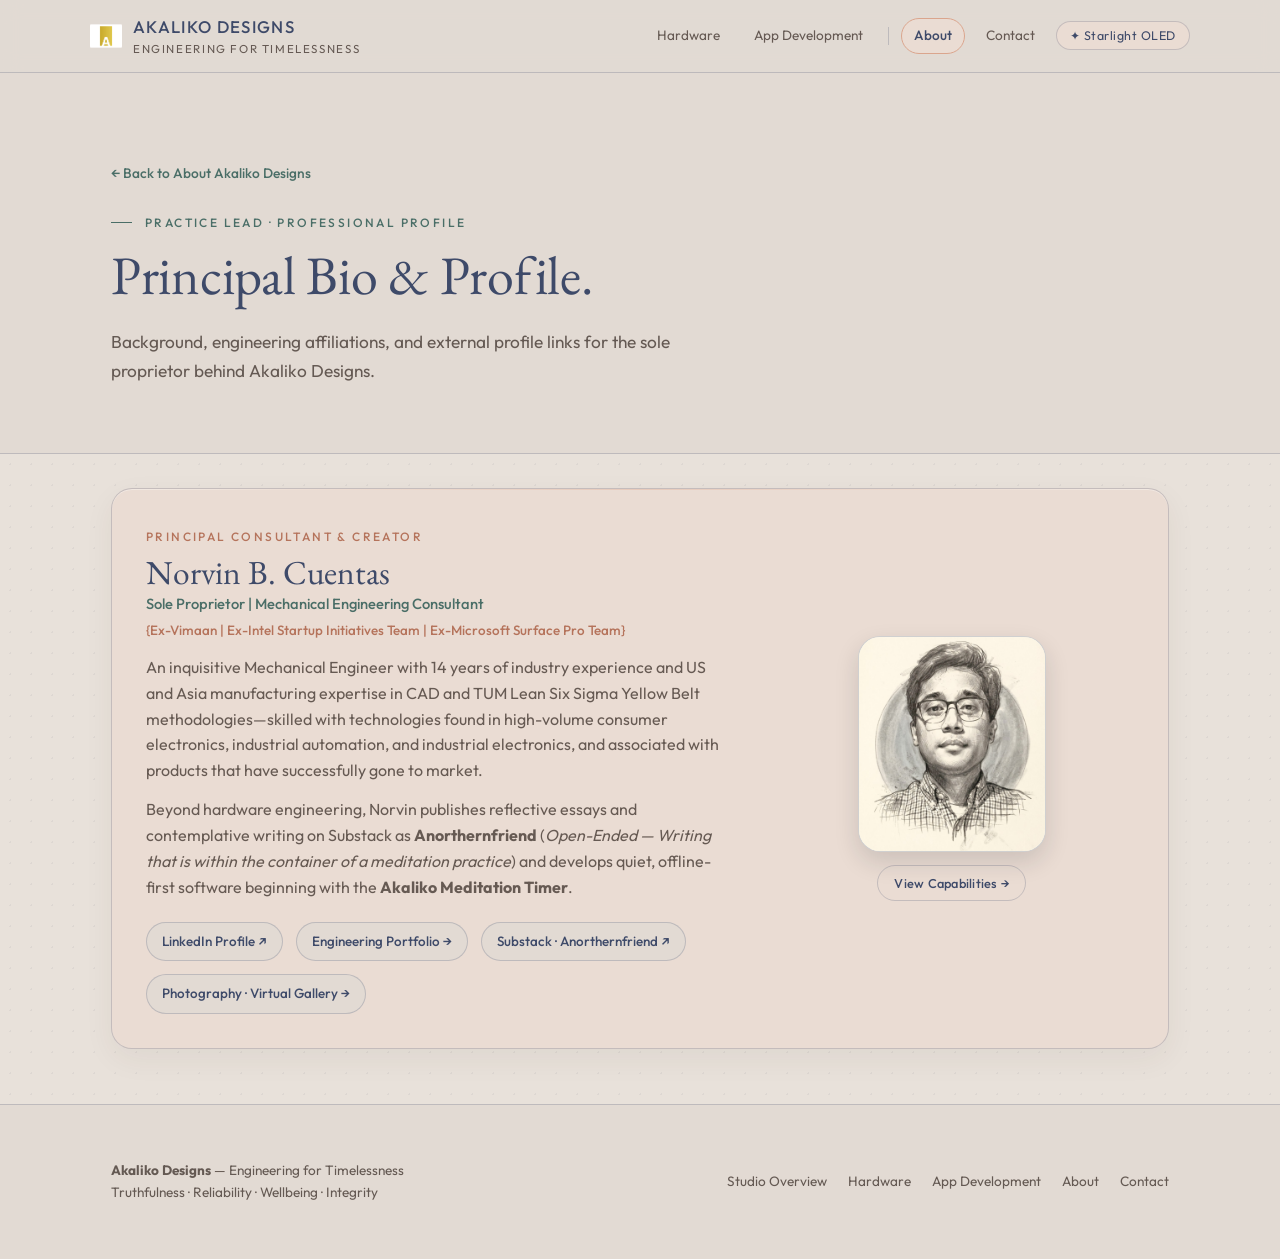
<file: principal.html>
<!DOCTYPE html>
<html lang="en">
<head>
  <meta charset="UTF-8">
  <meta name="viewport" content="width=device-width, initial-scale=1.0">
  <link rel="icon" type="image/png" href="assets/akaliko-mark-gold.png">
  <title>Practice Lead — Akaliko Designs</title>
  <meta name="description" content="Professional biography and profile links for the Practice Lead at Akaliko Designs.">
  <link rel="preconnect" href="https://fonts.googleapis.com">
  <link rel="preconnect" href="https://fonts.gstatic.com" crossorigin>
  <link href="https://fonts.googleapis.com/css2?family=EB+Garamond:ital,wght@0,400;0,500;1,400&family=Outfit:wght@300;400;500;600&display=swap" rel="stylesheet">
  <style>
/* Akaliko Designs — Unified Stylesheet (Zion & Patagonia + Starlight OLED) */
:root {
  --phi: 1.618;
  --s1: 8px;
  --s2: 13px;
  --s3: 21px;
  --s4: 34px;
  --s5: 55px;
  --s6: 89px;
  --bg: #E2DAD3;
  --surface: #EADCD3;
  --surface-alt: #EFE8E1;
  --fg: #3D312A;
  --ink: #3E4A69;
  --muted: rgba(61, 49, 42, 0.76);
  --line: rgba(62, 74, 105, 0.22);
  --accent-warm: #DAA58D;
  --accent-warm-deep: #B5735B;
  --accent-cool: #4A6E67;
  --accent-cool-soft: #8BC7BD;
  --btn-bg: #3D312A;
  --btn-fg: #F4EFEA;
  --shadow: 0 10px 30px rgba(61, 49, 42, 0.06);
  --font-sans: "Outfit", -apple-system, BlinkMacSystemFont, "Segoe UI", Roboto, sans-serif;
  --font-serif: "EB Garamond", Georgia, serif;
}

html[data-theme="starlight"] {
  --bg: #000000;
  --surface: #0A0A0A;
  --surface-alt: #111111;
  --fg: #D8D8D8;
  --ink: #F2F2F2;
  --muted: #9A9A9A;
  --line: #262626;
  --accent-warm: #DAA58D;
  --accent-warm-deep: #E6B5A0;
  --accent-cool: #8BC7BD;
  --accent-cool-soft: #8BC7BD;
  --btn-bg: #F2F2F2;
  --btn-fg: #000000;
  --shadow: 0 10px 30px rgba(0, 0, 0, 0.65);
}

* { box-sizing: border-box; }
html { scroll-behavior: smooth; }
body {
  margin: 0;
  background: var(--bg);
  color: var(--fg);
  font-family: var(--font-sans);
  line-height: 1.618;
  transition: background-color 0.35s ease, color 0.35s ease;
  -webkit-font-smoothing: antialiased;
}

a { color: inherit; text-decoration: none; }

.container {
  max-width: 1080px;
  margin: 0 auto;
  padding: 0 var(--s3);
}

header.site-header {
  position: sticky;
  top: 0;
  z-index: 50;
  background: color-mix(in srgb, var(--bg) 90%, transparent);
  backdrop-filter: blur(10px);
  border-bottom: 1px solid var(--line);
}

.header-inner {
  display: flex;
  flex-wrap: wrap;
  align-items: center;
  justify-content: space-between;
  gap: var(--s2);
  padding: var(--s2) 0;
}

.brand-group {
  display: flex;
  flex-direction: column;
  gap: 2px;
}

.brand-title {
  font-size: 1.05rem;
  font-weight: 500;
  letter-spacing: 0.08em;
  text-transform: uppercase;
  color: var(--ink);
}

.brand-sub {
  font-size: 0.72rem;
  letter-spacing: 0.14em;
  text-transform: uppercase;
  color: var(--muted);
}

nav.primary-nav {
  display: flex;
  flex-wrap: wrap;
  align-items: center;
  gap: var(--s1);
}

nav.primary-nav a {
  font-size: 0.85rem;
  padding: 6px 12px;
  border-radius: 999px;
  color: var(--muted);
  border: 1px solid transparent;
  transition: all 0.2s ease;
}

nav.primary-nav a:hover {
  color: var(--ink);
  border-color: var(--line);
}

nav.primary-nav a.active {
  color: var(--ink);
  background: var(--surface);
  border-color: var(--accent-warm);
  font-weight: 500;
}

.nav-divider {
  width: 1px;
  height: 18px;
  background: var(--line);
  margin: 0 4px;
}

.theme-toggle {
  display: inline-flex;
  align-items: center;
  gap: 6px;
  background: var(--surface);
  color: var(--ink);
  border: 1px solid var(--line);
  border-radius: 999px;
  padding: 6px 13px;
  font-family: inherit;
  font-size: 0.78rem;
  letter-spacing: 0.04em;
  cursor: pointer;
  transition: border-color 0.2s ease, background-color 0.2s ease;
}

.theme-toggle:hover {
  border-color: var(--accent-warm);
}

.status-banner {
  display: flex;
  align-items: flex-start;
  gap: var(--s2);
  padding: var(--s2) var(--s3);
  border-radius: 12px;
  background: color-mix(in srgb, var(--accent-warm) 18%, var(--surface));
  border: 1px solid var(--accent-warm);
  color: var(--ink);
  font-size: 0.92rem;
  margin-bottom: var(--s3);
}

.status-banner.cool {
  background: color-mix(in srgb, var(--accent-cool) 15%, var(--surface));
  border-color: var(--accent-cool);
}

.status-dot {
  width: 9px;
  height: 9px;
  border-radius: 50%;
  background: var(--accent-warm-deep);
  margin-top: 7px;
  flex: 0 0 auto;
}

.status-banner.cool .status-dot {
  background: var(--accent-cool);
}

.hero {
  padding: var(--s5) 0 var(--s4);
  border-bottom: 1px solid var(--line);
}

.hero-centered {
  padding: var(--s6) 0 var(--s5);
  border-bottom: 1px solid var(--line);
  text-align: center;
}

.hero-centered .eyebrow { justify-content: center; }
.hero-centered h1 { margin-left: auto; margin-right: auto; max-width: 24ch; }
.hero-centered .lead { margin-left: auto; margin-right: auto; }
.hero-centered .cta-row { justify-content: center; }

.eyebrow {
  display: inline-flex;
  align-items: center;
  gap: 8px;
  font-size: 0.75rem;
  letter-spacing: 0.16em;
  text-transform: uppercase;
  color: var(--accent-cool);
  margin-bottom: var(--s2);
  font-weight: 500;
}

.eyebrow::before {
  content: "";
  width: 21px;
  height: 1px;
  background: var(--accent-cool);
}

h1 {
  font-family: var(--font-serif);
  font-weight: 400;
  font-size: clamp(2.1rem, 4.4vw, 3.25rem);
  line-height: 1.15;
  color: var(--ink);
  margin: 0 0 var(--s3);
  max-width: 22ch;
}

.lead {
  font-size: 1.08rem;
  color: var(--muted);
  max-width: 64ch;
  margin: 0 0 var(--s4);
}

.cta-row {
  display: flex;
  flex-wrap: wrap;
  gap: var(--s2);
  align-items: center;
}

.btn {
  display: inline-flex;
  align-items: center;
  gap: 8px;
  padding: 12px 22px;
  border-radius: 999px;
  font-size: 0.9rem;
  font-weight: 500;
  letter-spacing: 0.02em;
  border: 1px solid var(--btn-bg);
  background: var(--btn-bg);
  color: var(--btn-fg);
  cursor: pointer;
  transition: transform 0.15s ease, opacity 0.2s ease;
}

.btn:hover { opacity: 0.9; transform: translateY(-1px); }

.btn.secondary {
  background: transparent;
  color: var(--ink);
  border-color: var(--line);
}

.btn.secondary:hover {
  border-color: var(--accent-warm);
  background: var(--surface);
}

.btn.small {
  padding: 7px 14px;
  font-size: 0.8rem;
}

section.band {
  padding: var(--s5) 0;
  border-bottom: 1px solid var(--line);
}

.section-header {
  display: flex;
  flex-direction: column;
  gap: var(--s1);
  margin-bottom: var(--s4);
}

.section-kicker {
  font-size: 0.72rem;
  letter-spacing: 0.16em;
  text-transform: uppercase;
  color: var(--accent-warm-deep);
  font-weight: 500;
}

h2 {
  font-family: var(--font-serif);
  font-weight: 400;
  font-size: clamp(1.65rem, 3vw, 2.25rem);
  line-height: 1.2;
  color: var(--ink);
  margin: 0;
}

h3 {
  font-size: 1.14rem;
  font-weight: 500;
  color: var(--ink);
  margin: 0 0 var(--s1);
}

.grid-2 { display: grid; grid-template-columns: repeat(auto-fit, minmax(300px, 1fr)); gap: var(--s3); }
.grid-3 { display: grid; grid-template-columns: repeat(auto-fit, minmax(260px, 1fr)); gap: var(--s3); }
.grid-4 { display: grid; grid-template-columns: repeat(auto-fit, minmax(220px, 1fr)); gap: var(--s3); }

.card {
  background: var(--surface);
  border: 1px solid var(--line);
  border-radius: 16px;
  padding: var(--s4);
  box-shadow: var(--shadow);
  display: flex;
  flex-direction: column;
  justify-content: space-between;
  gap: var(--s3);
}

.card.subtle {
  background: var(--surface-alt);
  box-shadow: none;
}

.card p {
  margin: 0;
  color: var(--muted);
  font-size: 0.94rem;
}

.card-links {
  display: flex;
  flex-wrap: wrap;
  gap: var(--s2);
  padding-top: var(--s2);
  border-top: 1px solid var(--line);
  font-size: 0.85rem;
}

.card-links a {
  color: var(--ink);
  font-weight: 500;
}

.card-links a:hover {
  color: var(--accent-warm-deep);
  text-decoration: underline;
  text-underline-offset: 3px;
}

.filter-bar {
  display: flex;
  flex-wrap: wrap;
  gap: var(--s1);
  margin-bottom: var(--s3);
}

.filter-btn {
  background: var(--surface);
  color: var(--muted);
  border: 1px solid var(--line);
  border-radius: 999px;
  padding: 7px 15px;
  font-family: inherit;
  font-size: 0.82rem;
  cursor: pointer;
  transition: all 0.2s ease;
}

.filter-btn.active, .filter-btn:hover {
  color: var(--ink);
  border-color: var(--accent-warm);
  background: var(--surface-alt);
  font-weight: 500;
}

.research-card[hidden] { display: none; }

.research-meta {
  font-size: 0.75rem;
  letter-spacing: 0.08em;
  text-transform: uppercase;
  color: var(--accent-cool);
  font-weight: 500;
  margin-bottom: 4px;
}

.caveat-box {
  margin-top: var(--s2);
  padding: var(--s2);
  border-radius: 10px;
  background: var(--bg);
  border-left: 3px solid var(--accent-warm-deep);
  font-size: 0.84rem;
  color: var(--muted);
}

.lab-panel {
  background: var(--surface);
  border: 1px solid var(--line);
  border-radius: 16px;
  padding: var(--s4);
  box-shadow: var(--shadow);
}

.lab-controls {
  display: flex;
  flex-wrap: wrap;
  gap: var(--s2);
  align-items: center;
  justify-content: space-between;
  margin-bottom: var(--s3);
}

.strike-bars {
  display: grid;
  grid-template-columns: repeat(auto-fit, minmax(36px, 1fr));
  gap: 10px;
  align-items: end;
  min-height: 170px;
  padding: var(--s3);
  border-radius: 12px;
  background: var(--bg);
  border: 1px solid var(--line);
}

.strike-col {
  display: flex;
  flex-direction: column;
  align-items: center;
  gap: 6px;
  height: 100%;
  justify-content: flex-end;
}

.strike-bar {
  width: 100%;
  max-width: 34px;
  border-radius: 8px 8px 3px 3px;
  background: linear-gradient(180deg, var(--accent-warm-deep), var(--accent-cool));
  transition: height 0.3s ease;
  min-height: 6px;
}

.strike-val { font-size: 0.72rem; font-variant-numeric: tabular-nums; color: var(--ink); }
.strike-lbl { font-size: 0.68rem; color: var(--muted); }

.gallery-card {
  background: var(--surface);
  border: 1px solid var(--line);
  border-radius: 16px;
  padding: var(--s3);
  display: flex;
  flex-direction: column;
  gap: var(--s2);
}

.frame-box {
  position: relative;
  width: 100%;
  border-radius: 12px;
  overflow: hidden;
  border: 1px solid var(--line);
  background: var(--bg);
  cursor: pointer;
}

.frame-portrait { aspect-ratio: 9 / 14; max-height: 360px; }
.frame-wide { aspect-ratio: 16 / 10; }
.frame-box img, .frame-box svg { width: 100%; height: 100%; object-fit: cover; display: block; }

.lightbox {
  position: fixed;
  inset: 0;
  background: rgba(0, 0, 0, 0.82);
  display: none;
  align-items: center;
  justify-content: center;
  padding: var(--s3);
  z-index: 100;
}

.lightbox.open { display: flex; }

.lightbox-inner {
  background: var(--surface);
  color: var(--fg);
  border: 1px solid var(--line);
  border-radius: 16px;
  max-width: 780px;
  width: 100%;
  padding: var(--s3);
  display: flex;
  flex-direction: column;
  gap: var(--s2);
}

.tier-badge {
  display: inline-block;
  font-size: 0.72rem;
  letter-spacing: 0.12em;
  text-transform: uppercase;
  padding: 4px 10px;
  border-radius: 999px;
  background: color-mix(in srgb, var(--accent-cool) 16%, transparent);
  color: var(--accent-cool);
  font-weight: 500;
  width: fit-content;
}

.tier-metric { font-family: var(--font-serif); font-size: 1.75rem; color: var(--ink); line-height: 1.2; }
.tier-timeline { font-size: 0.84rem; color: var(--accent-warm-deep); font-weight: 500; }

ul.clean-list {
  list-style: none;
  padding: 0;
  margin: var(--s1) 0 0;
  display: flex;
  flex-direction: column;
  gap: 8px;
}

ul.clean-list li {
  font-size: 0.9rem;
  color: var(--muted);
  padding-left: 16px;
  position: relative;
}

ul.clean-list li::before {
  content: "•";
  position: absolute;
  left: 0;
  color: var(--accent-warm-deep);
}

.form-grid {
  display: grid;
  grid-template-columns: repeat(auto-fit, minmax(220px, 1fr));
  gap: var(--s2);
}

.field { display: flex; flex-direction: column; gap: 6px; }
.field.full { grid-column: 1 / -1; }
label { font-size: 0.82rem; font-weight: 500; color: var(--ink); }

input, select, textarea {
  width: 100%;
  background: var(--bg);
  color: var(--fg);
  border: 1px solid var(--line);
  border-radius: 10px;
  padding: 11px 13px;
  font-family: inherit;
  font-size: 0.94rem;
  transition: border-color 0.2s ease;
}

input:focus, select:focus, textarea:focus {
  outline: none;
  border-color: var(--accent-cool);
}

footer.site-footer {
  padding: var(--s4) 0 var(--s5);
  color: var(--muted);
  font-size: 0.85rem;
}

.footer-inner {
  display: flex;
  flex-wrap: wrap;
  justify-content: space-between;
  align-items: center;
  gap: var(--s3);
}

.footer-links {
  display: flex;
  flex-wrap: wrap;
  gap: var(--s2);
}

.footer-links a:hover { color: var(--ink); }

@media (max-width: 720px) {
  .header-inner { flex-direction: column; align-items: flex-start; }
  .nav-divider { display: none; }
}


/* Founder / Principal Bio Strip */
.founder-card {
  display: grid;
  grid-template-columns: minmax(0, 1.55fr) auto;
  gap: var(--s4);
  align-items: center;
  background: var(--surface);
  border: 1px solid var(--line);
  border-radius: 16px;
  padding: var(--s4);
  box-shadow: var(--shadow);
}
.founder-role {
  font-size: 0.92rem;
  font-weight: 500;
  color: var(--accent-cool);
  margin-bottom: 4px;
}
.founder-affil {
  font-size: 0.84rem;
  color: var(--accent-warm-deep);
  margin-bottom: var(--s2);
  font-weight: 500;
}
.founder-portrait-wrap {
  display: flex;
  flex-direction: column;
  align-items: center;
  gap: var(--s2);
}
.founder-portrait {
  width: 148px;
  height: 148px;
  border-radius: 50%;
  object-fit: cover;
  border: 3px solid var(--accent-warm);
  background: var(--surface-alt);
}
.portrait-placeholder {
  width: 148px;
  height: 148px;
  border-radius: 50%;
  border: 2px dashed var(--line);
  background: var(--surface-alt);
  display: flex;
  align-items: center;
  justify-content: center;
  text-align: center;
  padding: 12px;
  font-size: 0.76rem;
  color: var(--muted);
}
@media (max-width: 720px) {
  .founder-card { grid-template-columns: 1fr; text-align: center; }
  .founder-portrait-wrap { justify-self: center; }
}


/* Principal / Founder Bio & External Profile Links */
.bio-links {
  display: flex;
  flex-wrap: wrap;
  gap: var(--s2);
  margin-top: var(--s3);
}
.bio-link-btn {
  display: inline-flex;
  align-items: center;
  gap: 7px;
  padding: 8px 15px;
  border-radius: 999px;
  font-size: 0.84rem;
  font-weight: 500;
  background: var(--bg);
  color: var(--ink);
  border: 1px solid var(--line);
  transition: border-color 0.2s ease, transform 0.15s ease;
}
.bio-link-btn:hover {
  border-color: var(--accent-warm-deep);
  transform: translateY(-1px);
}
.studio-bio-panel {
  display: grid;
  grid-template-columns: minmax(0, 1.618fr) auto;
  gap: var(--s4);
  align-items: center;
  background: var(--surface);
  border: 1px solid var(--line);
  border-radius: 16px;
  padding: var(--s4);
  box-shadow: var(--shadow);
}
@media (max-width: 720px) {
  .studio-bio-panel { grid-template-columns: 1fr; text-align: center; }
  .bio-links { justify-content: center; }
}


/* Akaliko brand mark in header & wordmark lockup */
.brand-group { display: inline-flex; flex-direction: row; align-items: center; gap: 11px; text-decoration: none; }
.brand-mark { width: 30px; height: 30px; object-fit: contain; flex: 0 0 auto; display: block; }
.brand-text { display: flex; flex-direction: column; }
.footer-lockup { display: block; width: 148px; height: auto; margin-bottom: 10px; opacity: 0.88; filter: brightness(0.28); }
html[data-theme="starlight"] .footer-lockup { filter: brightness(1.55); opacity: 0.92; }
.founder-portrait-circle {
  width: 188px; height: 216px; object-fit: cover; object-position: center; display: block;
  background: #FAF6ED;
  border: 1px solid var(--line); border-radius: 22px;
  box-shadow: 0 10px 24px rgba(24, 28, 36, 0.14);
}
.client-card {
  display: grid; grid-template-columns: auto 1fr; gap: var(--s4); align-items: center;
  background: var(--surface); border: 1px solid var(--line); border-radius: 16px;
  padding: var(--s4); box-shadow: var(--shadow);
}
.client-logo-box {
  width: 116px; height: 116px; border-radius: 14px; background: #ffffff;
  border: 1px solid rgba(62, 74, 105, 0.14); padding: 10px;
  display: flex; align-items: center; justify-content: center; flex: 0 0 auto;
}
.client-logo-box img { width: 100%; height: 100%; object-fit: contain; display: block; }
@media (max-width: 640px) {
  .client-card { grid-template-columns: 1fr; text-align: center; justify-items: center; }
}
.hero-coastal {
  position: relative;
  background:
    linear-gradient(180deg, rgba(16, 28, 44, 0.56) 0%, rgba(16, 28, 44, 0.68) 58%, rgba(14, 22, 34, 0.82) 100%),
    url("assets/banner-coastal-pines.jpg") center 48% / cover no-repeat;
  color: #F7F3EC;
  border-bottom: 1px solid var(--line);
}
html[data-theme="starlight"] .hero-coastal {
  background:
    linear-gradient(180deg, rgba(0, 0, 0, 0.60) 0%, rgba(0, 0, 0, 0.72) 62%, rgba(0, 0, 0, 0.90) 100%),
    url("assets/banner-coastal-pines.jpg") center 48% / cover no-repeat;
}
.hero-coastal .eyebrow { color: #E6C3AD; }
.hero-coastal .eyebrow::before { background: #E6C3AD; }
.hero-coastal h1 { color: #F7F3EC; text-shadow: 0 2px 18px rgba(0, 0, 0, 0.35); }
.hero-coastal .lead { color: rgba(247, 243, 236, 0.90); text-shadow: 0 1px 10px rgba(0, 0, 0, 0.30); }
.hero-coastal .status-banner {
  background: rgba(16, 24, 36, 0.64);
  border-color: rgba(218, 165, 141, 0.65);
  color: #F7F3EC;
  backdrop-filter: blur(8px);
}
.hero-coastal .btn { background: #F4EFEA; color: #1E242E; border-color: #F4EFEA; }
.hero-coastal .btn.secondary {
  background: rgba(18, 26, 38, 0.44);
  color: #F7F3EC;
  border-color: rgba(247, 243, 236, 0.52);
  backdrop-filter: blur(6px);
}
.hero-coastal .btn.secondary:hover { background: rgba(247, 243, 236, 0.18); border-color: #F7F3EC; }
  </style>
  <link rel="stylesheet" href="assets/akaliko-harmony.css">
  <script>
(function () {
  const root = document.documentElement;
  const saved = localStorage.getItem('akaliko_site_theme');
  if (saved === 'starlight') root.setAttribute('data-theme', 'starlight');
  window.addEventListener('DOMContentLoaded', () => {
    const btn = document.getElementById('themeToggle');
    if (!btn) return;
    const syncLabel = () => {
      const dark = root.getAttribute('data-theme') === 'starlight';
      btn.textContent = dark ? '☀ Zion & Patagonia' : '✦ Starlight OLED';
      btn.setAttribute('aria-pressed', dark ? 'true' : 'false');
    };
    syncLabel();
    btn.addEventListener('click', () => {
      const next = root.getAttribute('data-theme') === 'starlight' ? 'zion' : 'starlight';
      if (next === 'starlight') root.setAttribute('data-theme', 'starlight');
      else root.removeAttribute('data-theme');
      localStorage.setItem('akaliko_site_theme', next);
      syncLabel();
    });
  });
})();
  </script>
</head>
<body>
  <header class="site-header">
    <div class="container header-inner">
      <a href="index.html" class="brand-group">
        <img src="assets/akaliko-mark-gold.png" alt="" class="brand-mark" width="30" height="30">
        <span class="brand-text">
          <span class="brand-title">Akaliko Designs</span>
          <span class="brand-sub">Engineering for Timelessness</span>
        </span>
      </a>
      <nav class="primary-nav" aria-label="Main site navigation">
        <a href="hardware.html">Hardware</a>
        <a href="apps.html">App Development</a>
        <span class="nav-divider" aria-hidden="true"></span>
        <a href="about.html" class="active">About</a>
        <a href="contact.html">Contact</a>
        <button type="button" id="themeToggle" class="theme-toggle">✦ Starlight OLED</button>
      </nav>
    </div>
  </header>
  <main>
    <section class="hero" style="padding-bottom:var(--s4)">
      <div class="container">
        <p style="margin:0 0 var(--s3);font-size:0.86rem">
          <a href="about.html" style="color:var(--accent-cool);text-decoration:none;font-weight:500">← Back to About Akaliko Designs</a>
        </p>
        <div class="eyebrow">Practice Lead · Professional Profile</div>
        <h1>Principal Bio &amp; Profile.</h1>
        <p class="lead">
          Background, engineering affiliations, and external profile links for the sole proprietor behind Akaliko Designs.
        </p>
      </div>
    </section>

    <section class="band" style="border-bottom:none;padding-top:var(--s4)">
      <div class="container">
        <div class="founder-card">
          <div>
            <span class="section-kicker">Principal Consultant &amp; Creator</span>
            <h2 style="margin-top:4px">Norvin B. Cuentas</h2>
            <div class="founder-role">Sole Proprietor | Mechanical Engineering Consultant</div>
            <div class="founder-affil">{Ex-Vimaan | Ex-Intel Startup Initiatives Team | Ex-Microsoft Surface Pro Team}</div>
            <p style="color:var(--muted);margin:0">
              An inquisitive Mechanical Engineer with 14 years of industry experience and US and Asia manufacturing expertise in CAD and TUM Lean Six Sigma Yellow Belt methodologies—skilled with technologies found in high-volume consumer electronics, industrial automation, and industrial electronics, and associated with products that have successfully gone to market.
            </p>
            <p style="color:var(--muted);margin-top:var(--s2);margin-bottom:0">
              Beyond hardware engineering, Norvin publishes reflective essays and contemplative writing on Substack as <strong>Anorthernfriend</strong> (<em>Open-Ended — Writing that is within the container of a meditation practice</em>) and develops quiet, offline-first software beginning with the <strong>Akaliko Meditation Timer</strong>.
            </p>
            <div class="bio-links">
              <a href="https://www.linkedin.com/in/norvincuentas" target="_blank" rel="noopener" class="bio-link-btn">LinkedIn Profile ↗</a>
              <a href="portfolio.html" class="bio-link-btn">Engineering Portfolio →</a>
              <a href="https://anorthernfriend.substack.com/" target="_blank" rel="noopener" class="bio-link-btn">Substack · Anorthernfriend ↗</a>
              <a href="photography.html" class="bio-link-btn">Photography · Virtual Gallery →</a>
            </div>
          </div>
          <div class="founder-portrait-wrap">
            <img src="assets/norvin-portrait-sketch.jpg" alt="Illustrated portrait of Norvin B. Cuentas" class="founder-portrait-circle">
            <a href="services.html" class="btn small secondary">View Capabilities →</a>
          </div>
        </div>
      </div>
    </section>
  </main>

  <footer class="site-footer">
    <div class="container footer-inner">
      <div>
        <strong>Akaliko Designs</strong> — Engineering for Timelessness<br>
        <span>Truthfulness · Reliability · Wellbeing · Integrity</span>
      </div>
      <div class="footer-links">
        <a href="studio.html">Studio Overview</a>
        <a href="hardware.html">Hardware</a>
        <a href="apps.html">App Development</a>
        <a href="about.html">About</a>
        <a href="contact.html">Contact</a>
      </div>
    </div>
  </footer>

</body>
</html>
</file>
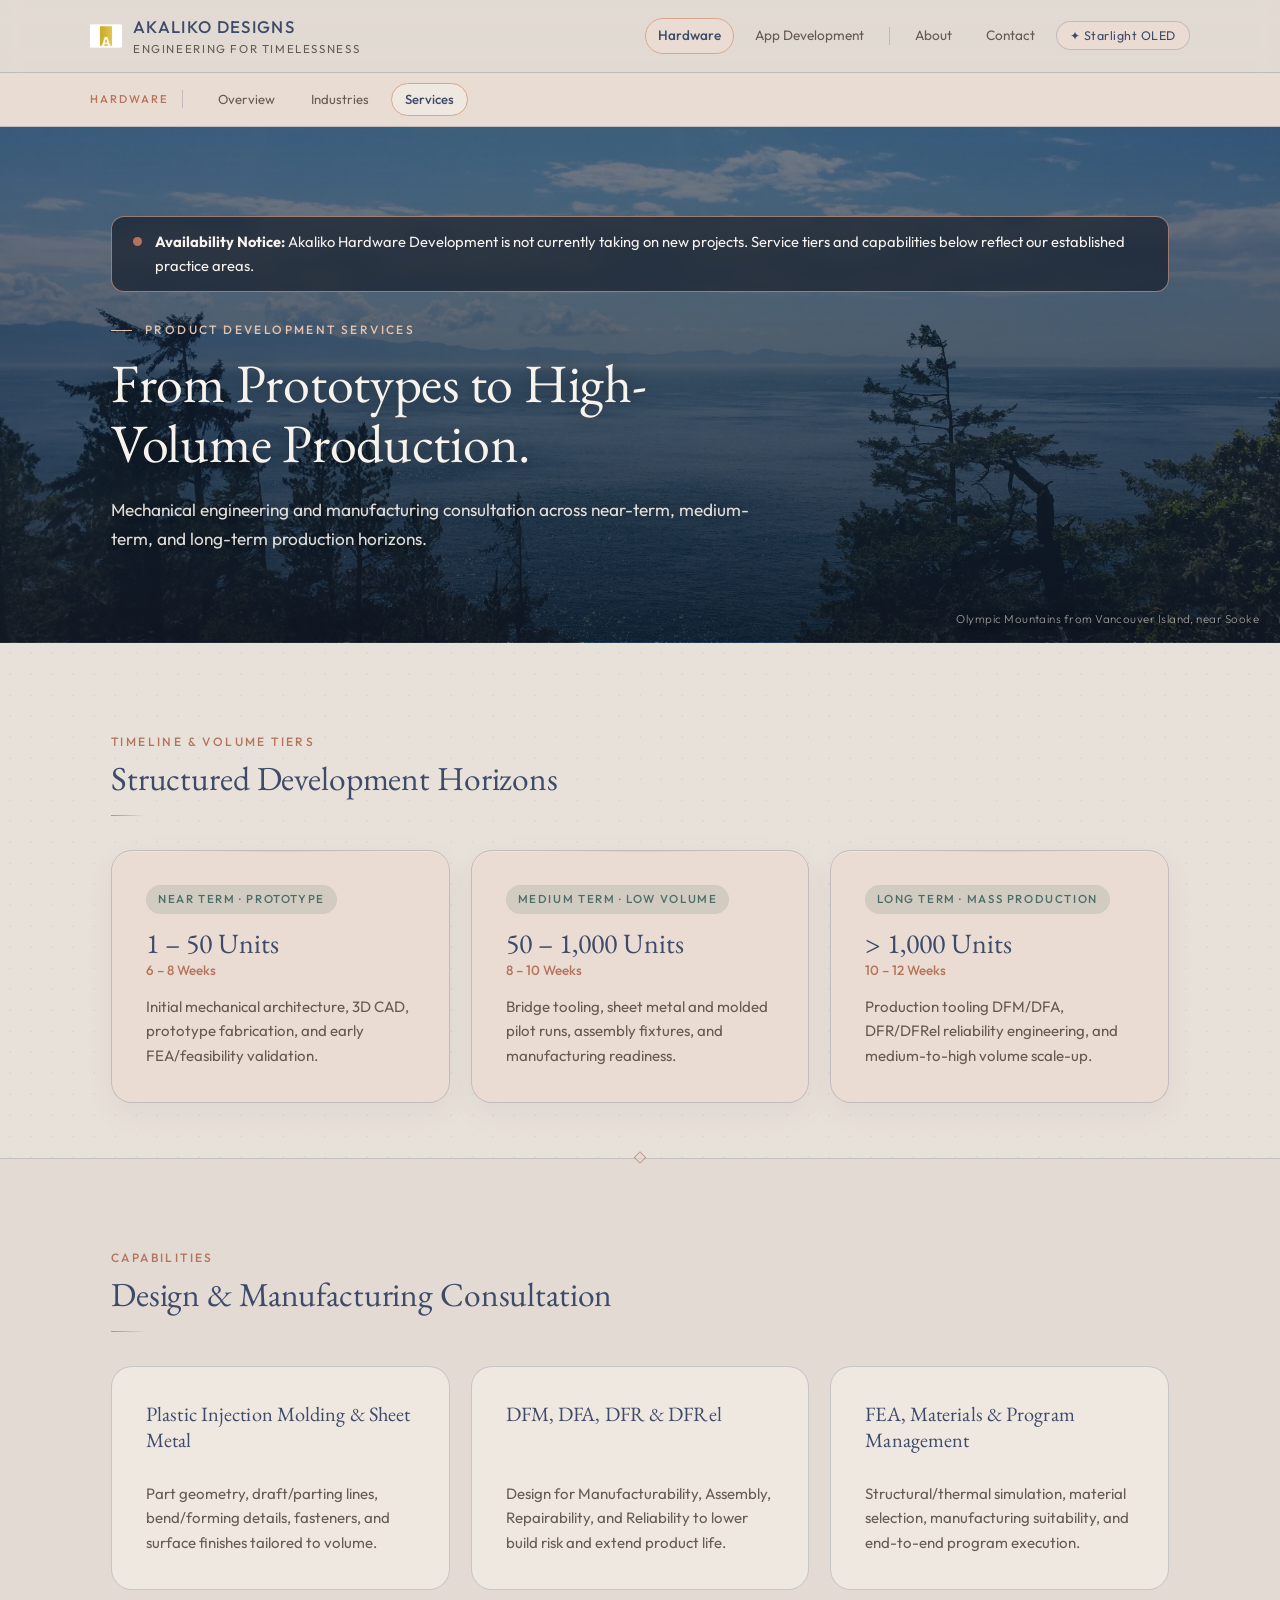
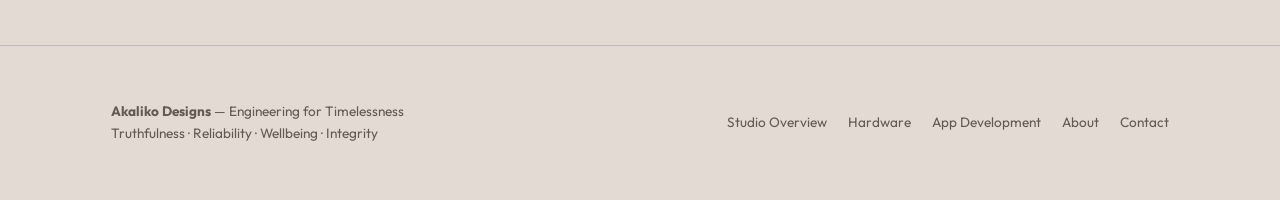
<file: services.html>
<!DOCTYPE html>
<html lang="en">
<head>
  <meta charset="UTF-8">
  <meta name="viewport" content="width=device-width, initial-scale=1.0">
  <link rel="icon" type="image/png" href="assets/akaliko-mark-gold.png">
  <title>Product Development Services — Akaliko Hardware Development</title>
  <meta name="description" content="Injection molding, sheet metal, DFM, DFA, DFR, DFRel, FEA, material selection, and program management across volume tiers.">
  <link rel="preconnect" href="https://fonts.googleapis.com">
  <link rel="preconnect" href="https://fonts.gstatic.com" crossorigin>
  <link href="https://fonts.googleapis.com/css2?family=EB+Garamond:ital,wght@0,400;0,500;1,400&family=Outfit:wght@300;400;500;600&display=swap" rel="stylesheet">
  <style>
/* Akaliko Designs — Unified Stylesheet (Zion & Patagonia + Starlight OLED) */
:root {
  --phi: 1.618;
  --s1: 8px;
  --s2: 13px;
  --s3: 21px;
  --s4: 34px;
  --s5: 55px;
  --s6: 89px;
  --bg: #E2DAD3;
  --surface: #EADCD3;
  --surface-alt: #EFE8E1;
  --fg: #3D312A;
  --ink: #3E4A69;
  --muted: rgba(61, 49, 42, 0.76);
  --line: rgba(62, 74, 105, 0.22);
  --accent-warm: #DAA58D;
  --accent-warm-deep: #B5735B;
  --accent-cool: #4A6E67;
  --accent-cool-soft: #8BC7BD;
  --btn-bg: #3D312A;
  --btn-fg: #F4EFEA;
  --shadow: 0 10px 30px rgba(61, 49, 42, 0.06);
  --font-sans: "Outfit", -apple-system, BlinkMacSystemFont, "Segoe UI", Roboto, sans-serif;
  --font-serif: "EB Garamond", Georgia, serif;
}

html[data-theme="starlight"] {
  --bg: #000000;
  --surface: #0A0A0A;
  --surface-alt: #111111;
  --fg: #D8D8D8;
  --ink: #F2F2F2;
  --muted: #9A9A9A;
  --line: #262626;
  --accent-warm: #DAA58D;
  --accent-warm-deep: #E6B5A0;
  --accent-cool: #8BC7BD;
  --accent-cool-soft: #8BC7BD;
  --btn-bg: #F2F2F2;
  --btn-fg: #000000;
  --shadow: 0 10px 30px rgba(0, 0, 0, 0.65);
}

* { box-sizing: border-box; }
html { scroll-behavior: smooth; }
body {
  margin: 0;
  background: var(--bg);
  color: var(--fg);
  font-family: var(--font-sans);
  line-height: 1.618;
  transition: background-color 0.35s ease, color 0.35s ease;
  -webkit-font-smoothing: antialiased;
}

a { color: inherit; text-decoration: none; }

.container {
  max-width: 1080px;
  margin: 0 auto;
  padding: 0 var(--s3);
}

header.site-header {
  position: sticky;
  top: 0;
  z-index: 50;
  background: color-mix(in srgb, var(--bg) 90%, transparent);
  backdrop-filter: blur(10px);
  border-bottom: 1px solid var(--line);
}

.header-inner {
  display: flex;
  flex-wrap: wrap;
  align-items: center;
  justify-content: space-between;
  gap: var(--s2);
  padding: var(--s2) 0;
}

.brand-group {
  display: flex;
  flex-direction: column;
  gap: 2px;
}

.brand-title {
  font-size: 1.05rem;
  font-weight: 500;
  letter-spacing: 0.08em;
  text-transform: uppercase;
  color: var(--ink);
}

.brand-sub {
  font-size: 0.72rem;
  letter-spacing: 0.14em;
  text-transform: uppercase;
  color: var(--muted);
}

nav.primary-nav {
  display: flex;
  flex-wrap: wrap;
  align-items: center;
  gap: var(--s1);
}

nav.primary-nav a {
  font-size: 0.85rem;
  padding: 6px 12px;
  border-radius: 999px;
  color: var(--muted);
  border: 1px solid transparent;
  transition: all 0.2s ease;
}

nav.primary-nav a:hover {
  color: var(--ink);
  border-color: var(--line);
}

nav.primary-nav a.active {
  color: var(--ink);
  background: var(--surface);
  border-color: var(--accent-warm);
  font-weight: 500;
}

.nav-divider {
  width: 1px;
  height: 18px;
  background: var(--line);
  margin: 0 4px;
}

.theme-toggle {
  display: inline-flex;
  align-items: center;
  gap: 6px;
  background: var(--surface);
  color: var(--ink);
  border: 1px solid var(--line);
  border-radius: 999px;
  padding: 6px 13px;
  font-family: inherit;
  font-size: 0.78rem;
  letter-spacing: 0.04em;
  cursor: pointer;
  transition: border-color 0.2s ease, background-color 0.2s ease;
}

.theme-toggle:hover {
  border-color: var(--accent-warm);
}

.status-banner {
  display: flex;
  align-items: flex-start;
  gap: var(--s2);
  padding: var(--s2) var(--s3);
  border-radius: 12px;
  background: color-mix(in srgb, var(--accent-warm) 18%, var(--surface));
  border: 1px solid var(--accent-warm);
  color: var(--ink);
  font-size: 0.92rem;
  margin-bottom: var(--s3);
}

.status-banner.cool {
  background: color-mix(in srgb, var(--accent-cool) 15%, var(--surface));
  border-color: var(--accent-cool);
}

.status-dot {
  width: 9px;
  height: 9px;
  border-radius: 50%;
  background: var(--accent-warm-deep);
  margin-top: 7px;
  flex: 0 0 auto;
}

.status-banner.cool .status-dot {
  background: var(--accent-cool);
}

.hero {
  padding: var(--s5) 0 var(--s4);
  border-bottom: 1px solid var(--line);
}

.hero-centered {
  padding: var(--s6) 0 var(--s5);
  border-bottom: 1px solid var(--line);
  text-align: center;
}

.hero-centered .eyebrow { justify-content: center; }
.hero-centered h1 { margin-left: auto; margin-right: auto; max-width: 24ch; }
.hero-centered .lead { margin-left: auto; margin-right: auto; }
.hero-centered .cta-row { justify-content: center; }

.eyebrow {
  display: inline-flex;
  align-items: center;
  gap: 8px;
  font-size: 0.75rem;
  letter-spacing: 0.16em;
  text-transform: uppercase;
  color: var(--accent-cool);
  margin-bottom: var(--s2);
  font-weight: 500;
}

.eyebrow::before {
  content: "";
  width: 21px;
  height: 1px;
  background: var(--accent-cool);
}

h1 {
  font-family: var(--font-serif);
  font-weight: 400;
  font-size: clamp(2.1rem, 4.4vw, 3.25rem);
  line-height: 1.15;
  color: var(--ink);
  margin: 0 0 var(--s3);
  max-width: 22ch;
}

.lead {
  font-size: 1.08rem;
  color: var(--muted);
  max-width: 64ch;
  margin: 0 0 var(--s4);
}

.cta-row {
  display: flex;
  flex-wrap: wrap;
  gap: var(--s2);
  align-items: center;
}

.btn {
  display: inline-flex;
  align-items: center;
  gap: 8px;
  padding: 12px 22px;
  border-radius: 999px;
  font-size: 0.9rem;
  font-weight: 500;
  letter-spacing: 0.02em;
  border: 1px solid var(--btn-bg);
  background: var(--btn-bg);
  color: var(--btn-fg);
  cursor: pointer;
  transition: transform 0.15s ease, opacity 0.2s ease;
}

.btn:hover { opacity: 0.9; transform: translateY(-1px); }

.btn.secondary {
  background: transparent;
  color: var(--ink);
  border-color: var(--line);
}

.btn.secondary:hover {
  border-color: var(--accent-warm);
  background: var(--surface);
}

.btn.small {
  padding: 7px 14px;
  font-size: 0.8rem;
}

section.band {
  padding: var(--s5) 0;
  border-bottom: 1px solid var(--line);
}

.section-header {
  display: flex;
  flex-direction: column;
  gap: var(--s1);
  margin-bottom: var(--s4);
}

.section-kicker {
  font-size: 0.72rem;
  letter-spacing: 0.16em;
  text-transform: uppercase;
  color: var(--accent-warm-deep);
  font-weight: 500;
}

h2 {
  font-family: var(--font-serif);
  font-weight: 400;
  font-size: clamp(1.65rem, 3vw, 2.25rem);
  line-height: 1.2;
  color: var(--ink);
  margin: 0;
}

h3 {
  font-size: 1.14rem;
  font-weight: 500;
  color: var(--ink);
  margin: 0 0 var(--s1);
}

.grid-2 { display: grid; grid-template-columns: repeat(auto-fit, minmax(300px, 1fr)); gap: var(--s3); }
.grid-3 { display: grid; grid-template-columns: repeat(auto-fit, minmax(260px, 1fr)); gap: var(--s3); }
.grid-4 { display: grid; grid-template-columns: repeat(auto-fit, minmax(220px, 1fr)); gap: var(--s3); }

.card {
  background: var(--surface);
  border: 1px solid var(--line);
  border-radius: 16px;
  padding: var(--s4);
  box-shadow: var(--shadow);
  display: flex;
  flex-direction: column;
  justify-content: space-between;
  gap: var(--s3);
}

.card.subtle {
  background: var(--surface-alt);
  box-shadow: none;
}

.card p {
  margin: 0;
  color: var(--muted);
  font-size: 0.94rem;
}

.card-links {
  display: flex;
  flex-wrap: wrap;
  gap: var(--s2);
  padding-top: var(--s2);
  border-top: 1px solid var(--line);
  font-size: 0.85rem;
}

.card-links a {
  color: var(--ink);
  font-weight: 500;
}

.card-links a:hover {
  color: var(--accent-warm-deep);
  text-decoration: underline;
  text-underline-offset: 3px;
}

.filter-bar {
  display: flex;
  flex-wrap: wrap;
  gap: var(--s1);
  margin-bottom: var(--s3);
}

.filter-btn {
  background: var(--surface);
  color: var(--muted);
  border: 1px solid var(--line);
  border-radius: 999px;
  padding: 7px 15px;
  font-family: inherit;
  font-size: 0.82rem;
  cursor: pointer;
  transition: all 0.2s ease;
}

.filter-btn.active, .filter-btn:hover {
  color: var(--ink);
  border-color: var(--accent-warm);
  background: var(--surface-alt);
  font-weight: 500;
}

.research-card[hidden] { display: none; }

.research-meta {
  font-size: 0.75rem;
  letter-spacing: 0.08em;
  text-transform: uppercase;
  color: var(--accent-cool);
  font-weight: 500;
  margin-bottom: 4px;
}

.caveat-box {
  margin-top: var(--s2);
  padding: var(--s2);
  border-radius: 10px;
  background: var(--bg);
  border-left: 3px solid var(--accent-warm-deep);
  font-size: 0.84rem;
  color: var(--muted);
}

.lab-panel {
  background: var(--surface);
  border: 1px solid var(--line);
  border-radius: 16px;
  padding: var(--s4);
  box-shadow: var(--shadow);
}

.lab-controls {
  display: flex;
  flex-wrap: wrap;
  gap: var(--s2);
  align-items: center;
  justify-content: space-between;
  margin-bottom: var(--s3);
}

.strike-bars {
  display: grid;
  grid-template-columns: repeat(auto-fit, minmax(36px, 1fr));
  gap: 10px;
  align-items: end;
  min-height: 170px;
  padding: var(--s3);
  border-radius: 12px;
  background: var(--bg);
  border: 1px solid var(--line);
}

.strike-col {
  display: flex;
  flex-direction: column;
  align-items: center;
  gap: 6px;
  height: 100%;
  justify-content: flex-end;
}

.strike-bar {
  width: 100%;
  max-width: 34px;
  border-radius: 8px 8px 3px 3px;
  background: linear-gradient(180deg, var(--accent-warm-deep), var(--accent-cool));
  transition: height 0.3s ease;
  min-height: 6px;
}

.strike-val { font-size: 0.72rem; font-variant-numeric: tabular-nums; color: var(--ink); }
.strike-lbl { font-size: 0.68rem; color: var(--muted); }

.gallery-card {
  background: var(--surface);
  border: 1px solid var(--line);
  border-radius: 16px;
  padding: var(--s3);
  display: flex;
  flex-direction: column;
  gap: var(--s2);
}

.frame-box {
  position: relative;
  width: 100%;
  border-radius: 12px;
  overflow: hidden;
  border: 1px solid var(--line);
  background: var(--bg);
  cursor: pointer;
}

.frame-portrait { aspect-ratio: 9 / 14; max-height: 360px; }
.frame-wide { aspect-ratio: 16 / 10; }
.frame-box img, .frame-box svg { width: 100%; height: 100%; object-fit: cover; display: block; }

.lightbox {
  position: fixed;
  inset: 0;
  background: rgba(0, 0, 0, 0.82);
  display: none;
  align-items: center;
  justify-content: center;
  padding: var(--s3);
  z-index: 100;
}

.lightbox.open { display: flex; }

.lightbox-inner {
  background: var(--surface);
  color: var(--fg);
  border: 1px solid var(--line);
  border-radius: 16px;
  max-width: 780px;
  width: 100%;
  padding: var(--s3);
  display: flex;
  flex-direction: column;
  gap: var(--s2);
}

.tier-badge {
  display: inline-block;
  font-size: 0.72rem;
  letter-spacing: 0.12em;
  text-transform: uppercase;
  padding: 4px 10px;
  border-radius: 999px;
  background: color-mix(in srgb, var(--accent-cool) 16%, transparent);
  color: var(--accent-cool);
  font-weight: 500;
  width: fit-content;
}

.tier-metric { font-family: var(--font-serif); font-size: 1.75rem; color: var(--ink); line-height: 1.2; }
.tier-timeline { font-size: 0.84rem; color: var(--accent-warm-deep); font-weight: 500; }

ul.clean-list {
  list-style: none;
  padding: 0;
  margin: var(--s1) 0 0;
  display: flex;
  flex-direction: column;
  gap: 8px;
}

ul.clean-list li {
  font-size: 0.9rem;
  color: var(--muted);
  padding-left: 16px;
  position: relative;
}

ul.clean-list li::before {
  content: "•";
  position: absolute;
  left: 0;
  color: var(--accent-warm-deep);
}

.form-grid {
  display: grid;
  grid-template-columns: repeat(auto-fit, minmax(220px, 1fr));
  gap: var(--s2);
}

.field { display: flex; flex-direction: column; gap: 6px; }
.field.full { grid-column: 1 / -1; }
label { font-size: 0.82rem; font-weight: 500; color: var(--ink); }

input, select, textarea {
  width: 100%;
  background: var(--bg);
  color: var(--fg);
  border: 1px solid var(--line);
  border-radius: 10px;
  padding: 11px 13px;
  font-family: inherit;
  font-size: 0.94rem;
  transition: border-color 0.2s ease;
}

input:focus, select:focus, textarea:focus {
  outline: none;
  border-color: var(--accent-cool);
}

footer.site-footer {
  padding: var(--s4) 0 var(--s5);
  color: var(--muted);
  font-size: 0.85rem;
}

.footer-inner {
  display: flex;
  flex-wrap: wrap;
  justify-content: space-between;
  align-items: center;
  gap: var(--s3);
}

.footer-links {
  display: flex;
  flex-wrap: wrap;
  gap: var(--s2);
}

.footer-links a:hover { color: var(--ink); }

@media (max-width: 720px) {
  .header-inner { flex-direction: column; align-items: flex-start; }
  .nav-divider { display: none; }
}


/* Founder / Principal Bio Strip */
.founder-card {
  display: grid;
  grid-template-columns: minmax(0, 1.55fr) auto;
  gap: var(--s4);
  align-items: center;
  background: var(--surface);
  border: 1px solid var(--line);
  border-radius: 16px;
  padding: var(--s4);
  box-shadow: var(--shadow);
}
.founder-role {
  font-size: 0.92rem;
  font-weight: 500;
  color: var(--accent-cool);
  margin-bottom: 4px;
}
.founder-affil {
  font-size: 0.84rem;
  color: var(--accent-warm-deep);
  margin-bottom: var(--s2);
  font-weight: 500;
}
.founder-portrait-wrap {
  display: flex;
  flex-direction: column;
  align-items: center;
  gap: var(--s2);
}
.founder-portrait {
  width: 148px;
  height: 148px;
  border-radius: 50%;
  object-fit: cover;
  border: 3px solid var(--accent-warm);
  background: var(--surface-alt);
}
.portrait-placeholder {
  width: 148px;
  height: 148px;
  border-radius: 50%;
  border: 2px dashed var(--line);
  background: var(--surface-alt);
  display: flex;
  align-items: center;
  justify-content: center;
  text-align: center;
  padding: 12px;
  font-size: 0.76rem;
  color: var(--muted);
}
@media (max-width: 720px) {
  .founder-card { grid-template-columns: 1fr; text-align: center; }
  .founder-portrait-wrap { justify-self: center; }
}


/* Principal / Founder Bio & External Profile Links */
.bio-links {
  display: flex;
  flex-wrap: wrap;
  gap: var(--s2);
  margin-top: var(--s3);
}
.bio-link-btn {
  display: inline-flex;
  align-items: center;
  gap: 7px;
  padding: 8px 15px;
  border-radius: 999px;
  font-size: 0.84rem;
  font-weight: 500;
  background: var(--bg);
  color: var(--ink);
  border: 1px solid var(--line);
  transition: border-color 0.2s ease, transform 0.15s ease;
}
.bio-link-btn:hover {
  border-color: var(--accent-warm-deep);
  transform: translateY(-1px);
}
.studio-bio-panel {
  display: grid;
  grid-template-columns: minmax(0, 1.618fr) auto;
  gap: var(--s4);
  align-items: center;
  background: var(--surface);
  border: 1px solid var(--line);
  border-radius: 16px;
  padding: var(--s4);
  box-shadow: var(--shadow);
}
@media (max-width: 720px) {
  .studio-bio-panel { grid-template-columns: 1fr; text-align: center; }
  .bio-links { justify-content: center; }
}


/* Akaliko brand mark in header & wordmark lockup */
.brand-group { display: inline-flex; flex-direction: row; align-items: center; gap: 11px; text-decoration: none; }
.brand-mark { width: 30px; height: 30px; object-fit: contain; flex: 0 0 auto; display: block; }
.brand-text { display: flex; flex-direction: column; }
.footer-lockup { display: block; width: 148px; height: auto; margin-bottom: 10px; opacity: 0.88; filter: brightness(0.28); }
html[data-theme="starlight"] .footer-lockup { filter: brightness(1.55); opacity: 0.92; }
.founder-portrait-circle {
  width: 176px; height: 202px; object-fit: contain; display: block;
  background: transparent; border: none; border-radius: 0;
  filter: drop-shadow(0 10px 22px rgba(24, 28, 36, 0.18));
}
.client-card {
  display: grid; grid-template-columns: auto 1fr; gap: var(--s4); align-items: center;
  background: var(--surface); border: 1px solid var(--line); border-radius: 16px;
  padding: var(--s4); box-shadow: var(--shadow);
}
.client-logo-box {
  width: 116px; height: 116px; border-radius: 14px; background: #ffffff;
  border: 1px solid rgba(62, 74, 105, 0.14); padding: 10px;
  display: flex; align-items: center; justify-content: center; flex: 0 0 auto;
}
.client-logo-box img { width: 100%; height: 100%; object-fit: contain; display: block; }
@media (max-width: 640px) {
  .client-card { grid-template-columns: 1fr; text-align: center; justify-items: center; }
}
.hero-coastal {
  position: relative;
  background:
    linear-gradient(180deg, rgba(16, 28, 44, 0.56) 0%, rgba(16, 28, 44, 0.68) 58%, rgba(14, 22, 34, 0.82) 100%),
    url("assets/banner-coastal-pines.jpg") center 48% / cover no-repeat;
  color: #F7F3EC;
  border-bottom: 1px solid var(--line);
}
html[data-theme="starlight"] .hero-coastal {
  background:
    linear-gradient(180deg, rgba(0, 0, 0, 0.60) 0%, rgba(0, 0, 0, 0.72) 62%, rgba(0, 0, 0, 0.90) 100%),
    url("assets/banner-coastal-pines.jpg") center 48% / cover no-repeat;
}
.hero-coastal .eyebrow { color: #E6C3AD; }
.hero-coastal .eyebrow::before { background: #E6C3AD; }
.hero-coastal h1 { color: #F7F3EC; text-shadow: 0 2px 18px rgba(0, 0, 0, 0.35); }
.hero-coastal .lead { color: rgba(247, 243, 236, 0.90); text-shadow: 0 1px 10px rgba(0, 0, 0, 0.30); }
.hero-coastal .status-banner {
  background: rgba(16, 24, 36, 0.64);
  border-color: rgba(218, 165, 141, 0.65);
  color: #F7F3EC;
  backdrop-filter: blur(8px);
}
.hero-coastal .btn { background: #F4EFEA; color: #1E242E; border-color: #F4EFEA; }
.hero-coastal .btn.secondary {
  background: rgba(18, 26, 38, 0.44);
  color: #F7F3EC;
  border-color: rgba(247, 243, 236, 0.52);
  backdrop-filter: blur(6px);
}
.hero-coastal .btn.secondary:hover { background: rgba(247, 243, 236, 0.18); border-color: #F7F3EC; }
.hero-photo-caption {
  position: absolute;
  right: var(--s3);
  bottom: var(--s2);
  margin: 0;
  font-size: 0.72rem;
  font-weight: 300;
  letter-spacing: 0.04em;
  color: rgba(247, 243, 236, 0.58);
  text-shadow: 0 1px 8px rgba(0, 0, 0, 0.45);
  pointer-events: none;
}
  </style>
  <link rel="stylesheet" href="assets/akaliko-harmony.css">
  <script>
(function () {
  const root = document.documentElement;
  const saved = localStorage.getItem('akaliko_site_theme');
  if (saved === 'starlight') root.setAttribute('data-theme', 'starlight');
  window.addEventListener('DOMContentLoaded', () => {
    const btn = document.getElementById('themeToggle');
    if (!btn) return;
    const syncLabel = () => {
      const dark = root.getAttribute('data-theme') === 'starlight';
      btn.textContent = dark ? '☀ Zion & Patagonia' : '✦ Starlight OLED';
      btn.setAttribute('aria-pressed', dark ? 'true' : 'false');
    };
    syncLabel();
    btn.addEventListener('click', () => {
      const next = root.getAttribute('data-theme') === 'starlight' ? 'zion' : 'starlight';
      if (next === 'starlight') root.setAttribute('data-theme', 'starlight');
      else root.removeAttribute('data-theme');
      localStorage.setItem('akaliko_site_theme', next);
      syncLabel();
    });
  });
})();
  </script>
</head>
<body>
  <header class="site-header">
    <div class="container header-inner">
      <a href="index.html" class="brand-group">
        <img src="assets/akaliko-mark-gold.png" alt="" class="brand-mark" width="30" height="30">
        <span class="brand-text">
          <span class="brand-title">Akaliko Designs</span>
          <span class="brand-sub">Engineering for Timelessness</span>
        </span>
      </a>
      <nav class="primary-nav" aria-label="Main site navigation">
        <a href="hardware.html" class="active">Hardware</a>
        <a href="apps.html">App Development</a>
        <span class="nav-divider" aria-hidden="true"></span>
        <a href="about.html">About</a>
        <a href="contact.html">Contact</a>
        <button type="button" id="themeToggle" class="theme-toggle">✦ Starlight OLED</button>
      </nav>
    </div>
  </header>
  <nav class="sub-nav-bar" aria-label="Hardware division navigation">
    <div class="container sub-nav-inner">
      <span class="sub-nav-label">Hardware</span>
      <a href="hardware.html">Overview</a>
      <a href="industries.html">Industries</a>
      <a href="services.html" class="active">Services</a>
    </div>
  </nav>

  <main>
    <section class="hero hero-coastal">
      <div class="container">
        <div class="status-banner" role="status">
          <span class="status-dot" aria-hidden="true"></span>
          <div><strong>Availability Notice:</strong> Akaliko Hardware Development is not currently taking on new projects. Service tiers and capabilities below reflect our established practice areas.</div>
        </div>
        <div class="eyebrow">Product Development Services</div>
        <h1>From Prototypes to High-Volume Production.</h1>
        <p class="lead">
          Mechanical engineering and manufacturing consultation across near-term, medium-term, and long-term production horizons.
        </p>
      </div>
      <p class="hero-photo-caption">Olympic Mountains from Vancouver Island, near Sooke</p>
    </section>

    <section class="band">
      <div class="container">
        <div class="section-header">
          <span class="section-kicker">Timeline &amp; Volume Tiers</span>
          <h2>Structured Development Horizons</h2>
        </div>
        <div class="grid-3">
          <article class="card">
            <div>
              <span class="tier-badge">Near Term · Prototype</span>
              <div class="tier-metric" style="margin-top:var(--s2)">1 – 50 Units</div>
              <div class="tier-timeline">6 – 8 Weeks</div>
              <p style="margin-top:var(--s2)">Initial mechanical architecture, 3D CAD, prototype fabrication, and early FEA/feasibility validation.</p>
            </div>
          </article>
          <article class="card">
            <div>
              <span class="tier-badge">Medium Term · Low Volume</span>
              <div class="tier-metric" style="margin-top:var(--s2)">50 – 1,000 Units</div>
              <div class="tier-timeline">8 – 10 Weeks</div>
              <p style="margin-top:var(--s2)">Bridge tooling, sheet metal and molded pilot runs, assembly fixtures, and manufacturing readiness.</p>
            </div>
          </article>
          <article class="card">
            <div>
              <span class="tier-badge">Long Term · Mass Production</span>
              <div class="tier-metric" style="margin-top:var(--s2)">&gt; 1,000 Units</div>
              <div class="tier-timeline">10 – 12 Weeks</div>
              <p style="margin-top:var(--s2)">Production tooling DFM/DFA, DFR/DFRel reliability engineering, and medium-to-high volume scale-up.</p>
            </div>
          </article>
        </div>
      </div>
    </section>

    <section class="band" style="border-bottom:none">
      <div class="container">
        <div class="section-header">
          <span class="section-kicker">Capabilities</span>
          <h2>Design &amp; Manufacturing Consultation</h2>
        </div>
        <div class="grid-3">
          <article class="card subtle">
            <h3>Plastic Injection Molding &amp; Sheet Metal</h3>
            <p>Part geometry, draft/parting lines, bend/forming details, fasteners, and surface finishes tailored to volume.</p>
          </article>
          <article class="card subtle">
            <h3>DFM, DFA, DFR &amp; DFRel</h3>
            <p>Design for Manufacturability, Assembly, Repairability, and Reliability to lower build risk and extend product life.</p>
          </article>
          <article class="card subtle">
            <h3>FEA, Materials &amp; Program Management</h3>
            <p>Structural/thermal simulation, material selection, manufacturing suitability, and end-to-end program execution.</p>
          </article>
        </div>
      </div>
    </section>
  </main>

  <footer class="site-footer">
    <div class="container footer-inner">
      <div>
        <strong>Akaliko Designs</strong> — Engineering for Timelessness<br>
        <span>Truthfulness · Reliability · Wellbeing · Integrity</span>
      </div>
      <div class="footer-links">
        <a href="studio.html">Studio Overview</a>
        <a href="hardware.html">Hardware</a>
        <a href="apps.html">App Development</a>
        <a href="about.html">About</a>
        <a href="contact.html">Contact</a>
      </div>
    </div>
  </footer>

</body>
</html>
</file>
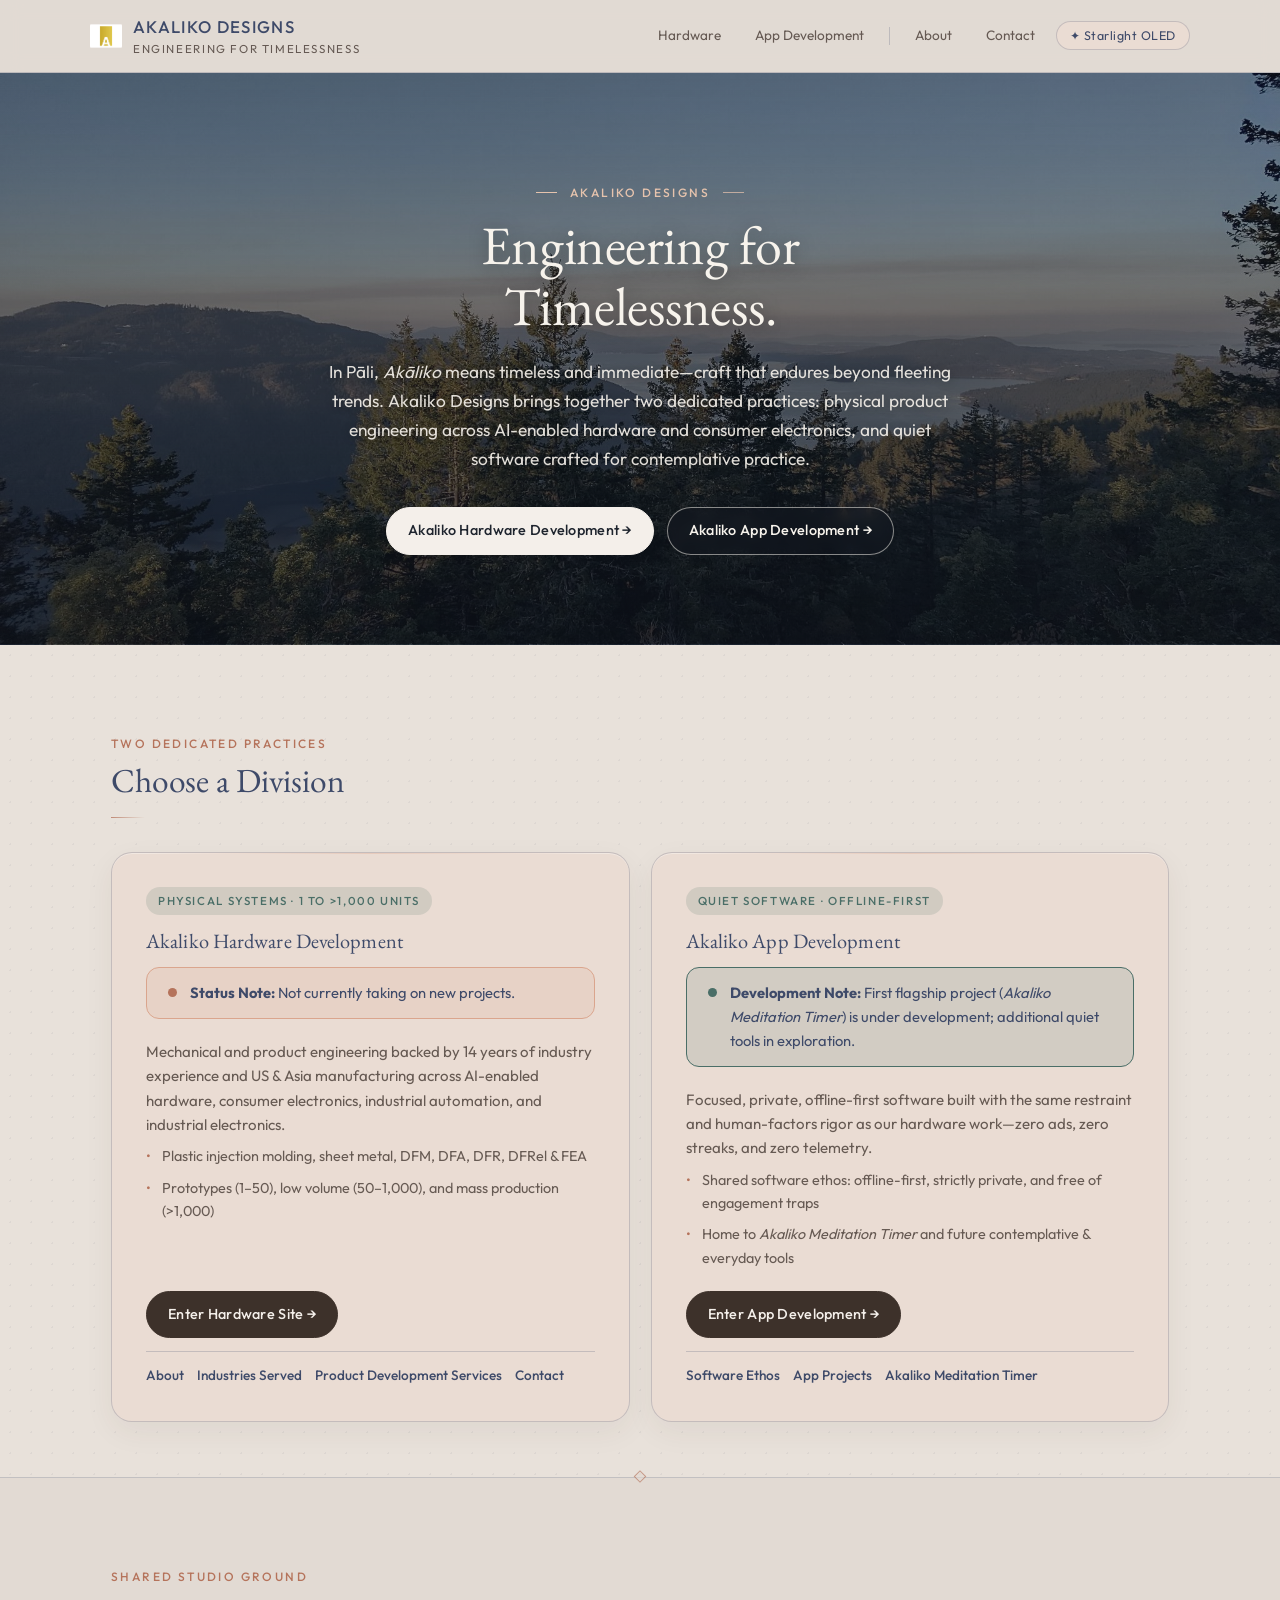
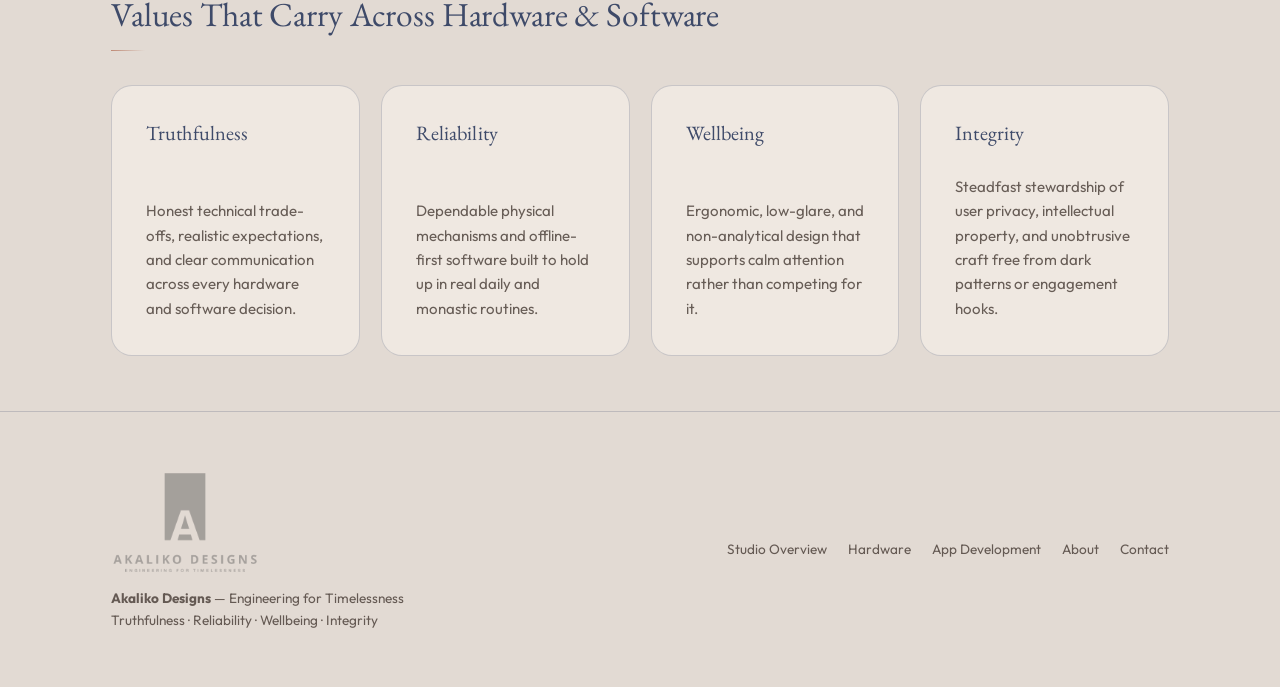
<file: studio.html>
<!DOCTYPE html>
<html lang="en">
<head>
  <meta charset="UTF-8">
  <meta name="viewport" content="width=device-width, initial-scale=1.0">
  <link rel="icon" type="image/png" href="assets/akaliko-mark-gold.png">
  <title>Akaliko Designs — Engineering for Timelessness</title>
  <meta name="description" content="Akaliko Designs studio overview: Hardware Development (not currently taking on new projects) and App Development (projects under development).">
  <link rel="preconnect" href="https://fonts.googleapis.com">
  <link rel="preconnect" href="https://fonts.gstatic.com" crossorigin>
  <link href="https://fonts.googleapis.com/css2?family=EB+Garamond:ital,wght@0,400;0,500;1,400&family=Outfit:wght@300;400;500;600&display=swap" rel="stylesheet">
  <style>
/* Akaliko Designs — Unified Stylesheet (Zion & Patagonia + Starlight OLED) */
:root {
  --phi: 1.618;
  --s1: 8px;
  --s2: 13px;
  --s3: 21px;
  --s4: 34px;
  --s5: 55px;
  --s6: 89px;
  --bg: #E2DAD3;
  --surface: #EADCD3;
  --surface-alt: #EFE8E1;
  --fg: #3D312A;
  --ink: #3E4A69;
  --muted: rgba(61, 49, 42, 0.76);
  --line: rgba(62, 74, 105, 0.22);
  --accent-warm: #DAA58D;
  --accent-warm-deep: #B5735B;
  --accent-cool: #4A6E67;
  --accent-cool-soft: #8BC7BD;
  --btn-bg: #3D312A;
  --btn-fg: #F4EFEA;
  --shadow: 0 10px 30px rgba(61, 49, 42, 0.06);
  --font-sans: "Outfit", -apple-system, BlinkMacSystemFont, "Segoe UI", Roboto, sans-serif;
  --font-serif: "EB Garamond", Georgia, serif;
}

html[data-theme="starlight"] {
  --bg: #000000;
  --surface: #0A0A0A;
  --surface-alt: #111111;
  --fg: #D8D8D8;
  --ink: #F2F2F2;
  --muted: #9A9A9A;
  --line: #262626;
  --accent-warm: #DAA58D;
  --accent-warm-deep: #E6B5A0;
  --accent-cool: #8BC7BD;
  --accent-cool-soft: #8BC7BD;
  --btn-bg: #F2F2F2;
  --btn-fg: #000000;
  --shadow: 0 10px 30px rgba(0, 0, 0, 0.65);
}

* { box-sizing: border-box; }
html { scroll-behavior: smooth; }
body {
  margin: 0;
  background: var(--bg);
  color: var(--fg);
  font-family: var(--font-sans);
  line-height: 1.618;
  transition: background-color 0.35s ease, color 0.35s ease;
  -webkit-font-smoothing: antialiased;
}

a { color: inherit; text-decoration: none; }

.container {
  max-width: 1080px;
  margin: 0 auto;
  padding: 0 var(--s3);
}

header.site-header {
  position: sticky;
  top: 0;
  z-index: 50;
  background: color-mix(in srgb, var(--bg) 90%, transparent);
  backdrop-filter: blur(10px);
  border-bottom: 1px solid var(--line);
}

.header-inner {
  display: flex;
  flex-wrap: wrap;
  align-items: center;
  justify-content: space-between;
  gap: var(--s2);
  padding: var(--s2) 0;
}

.brand-group {
  display: flex;
  flex-direction: column;
  gap: 2px;
}

.brand-title {
  font-size: 1.05rem;
  font-weight: 500;
  letter-spacing: 0.08em;
  text-transform: uppercase;
  color: var(--ink);
}

.brand-sub {
  font-size: 0.72rem;
  letter-spacing: 0.14em;
  text-transform: uppercase;
  color: var(--muted);
}

nav.primary-nav {
  display: flex;
  flex-wrap: wrap;
  align-items: center;
  gap: var(--s1);
}

nav.primary-nav a {
  font-size: 0.85rem;
  padding: 6px 12px;
  border-radius: 999px;
  color: var(--muted);
  border: 1px solid transparent;
  transition: all 0.2s ease;
}

nav.primary-nav a:hover {
  color: var(--ink);
  border-color: var(--line);
}

nav.primary-nav a.active {
  color: var(--ink);
  background: var(--surface);
  border-color: var(--accent-warm);
  font-weight: 500;
}

.nav-divider {
  width: 1px;
  height: 18px;
  background: var(--line);
  margin: 0 4px;
}

.theme-toggle {
  display: inline-flex;
  align-items: center;
  gap: 6px;
  background: var(--surface);
  color: var(--ink);
  border: 1px solid var(--line);
  border-radius: 999px;
  padding: 6px 13px;
  font-family: inherit;
  font-size: 0.78rem;
  letter-spacing: 0.04em;
  cursor: pointer;
  transition: border-color 0.2s ease, background-color 0.2s ease;
}

.theme-toggle:hover {
  border-color: var(--accent-warm);
}

.status-banner {
  display: flex;
  align-items: flex-start;
  gap: var(--s2);
  padding: var(--s2) var(--s3);
  border-radius: 12px;
  background: color-mix(in srgb, var(--accent-warm) 18%, var(--surface));
  border: 1px solid var(--accent-warm);
  color: var(--ink);
  font-size: 0.92rem;
  margin-bottom: var(--s3);
}

.status-banner.cool {
  background: color-mix(in srgb, var(--accent-cool) 15%, var(--surface));
  border-color: var(--accent-cool);
}

.status-dot {
  width: 9px;
  height: 9px;
  border-radius: 50%;
  background: var(--accent-warm-deep);
  margin-top: 7px;
  flex: 0 0 auto;
}

.status-banner.cool .status-dot {
  background: var(--accent-cool);
}

.hero {
  padding: var(--s5) 0 var(--s4);
  border-bottom: 1px solid var(--line);
}

.hero-centered {
  padding: var(--s6) 0 var(--s5);
  border-bottom: 1px solid var(--line);
  text-align: center;
}

.hero-centered .eyebrow { justify-content: center; }
.hero-centered h1 { margin-left: auto; margin-right: auto; max-width: 24ch; }
.hero-centered .lead { margin-left: auto; margin-right: auto; }
.hero-centered .cta-row { justify-content: center; }

.hero-vista {
  position: relative;
  background:
    linear-gradient(180deg, rgba(18, 24, 34, 0.50) 0%, rgba(18, 24, 34, 0.62) 58%, rgba(14, 18, 26, 0.78) 100%),
    url("assets/hero-evergreen-vista.jpg") center 46% / cover no-repeat;
  color: #F7F3EC;
  border-bottom: 1px solid var(--line);
}
html[data-theme="starlight"] .hero-vista {
  background:
    linear-gradient(180deg, rgba(0, 0, 0, 0.56) 0%, rgba(0, 0, 0, 0.68) 62%, rgba(0, 0, 0, 0.90) 100%),
    url("assets/hero-evergreen-vista.jpg") center 46% / cover no-repeat;
}
.hero-vista .eyebrow { color: #E6C3AD; }
.hero-vista .eyebrow::before { background: #E6C3AD; }
.hero-vista h1 { color: #F7F3EC; text-shadow: 0 2px 18px rgba(0, 0, 0, 0.35); }
.hero-vista .lead { color: rgba(247, 243, 236, 0.90); text-shadow: 0 1px 10px rgba(0, 0, 0, 0.30); }
.hero-vista .btn { background: #F4EFEA; color: #1E242E; border-color: #F4EFEA; }
.hero-vista .btn.secondary {
  background: rgba(20, 25, 34, 0.42);
  color: #F7F3EC;
  border-color: rgba(247, 243, 236, 0.52);
  backdrop-filter: blur(6px);
}
.hero-vista .btn.secondary:hover {
  background: rgba(247, 243, 236, 0.18);
  border-color: #F7F3EC;
}

.eyebrow {
  display: inline-flex;
  align-items: center;
  gap: 8px;
  font-size: 0.75rem;
  letter-spacing: 0.16em;
  text-transform: uppercase;
  color: var(--accent-cool);
  margin-bottom: var(--s2);
  font-weight: 500;
}

.eyebrow::before {
  content: "";
  width: 21px;
  height: 1px;
  background: var(--accent-cool);
}

h1 {
  font-family: var(--font-serif);
  font-weight: 400;
  font-size: clamp(2.1rem, 4.4vw, 3.25rem);
  line-height: 1.15;
  color: var(--ink);
  margin: 0 0 var(--s3);
  max-width: 22ch;
}

.lead {
  font-size: 1.08rem;
  color: var(--muted);
  max-width: 64ch;
  margin: 0 0 var(--s4);
}

.cta-row {
  display: flex;
  flex-wrap: wrap;
  gap: var(--s2);
  align-items: center;
}

.btn {
  display: inline-flex;
  align-items: center;
  gap: 8px;
  padding: 12px 22px;
  border-radius: 999px;
  font-size: 0.9rem;
  font-weight: 500;
  letter-spacing: 0.02em;
  border: 1px solid var(--btn-bg);
  background: var(--btn-bg);
  color: var(--btn-fg);
  cursor: pointer;
  transition: transform 0.15s ease, opacity 0.2s ease;
}

.btn:hover { opacity: 0.9; transform: translateY(-1px); }

.btn.secondary {
  background: transparent;
  color: var(--ink);
  border-color: var(--line);
}

.btn.secondary:hover {
  border-color: var(--accent-warm);
  background: var(--surface);
}

.btn.small {
  padding: 7px 14px;
  font-size: 0.8rem;
}

section.band {
  padding: var(--s5) 0;
  border-bottom: 1px solid var(--line);
}

.section-header {
  display: flex;
  flex-direction: column;
  gap: var(--s1);
  margin-bottom: var(--s4);
}

.section-kicker {
  font-size: 0.72rem;
  letter-spacing: 0.16em;
  text-transform: uppercase;
  color: var(--accent-warm-deep);
  font-weight: 500;
}

h2 {
  font-family: var(--font-serif);
  font-weight: 400;
  font-size: clamp(1.65rem, 3vw, 2.25rem);
  line-height: 1.2;
  color: var(--ink);
  margin: 0;
}

h3 {
  font-size: 1.14rem;
  font-weight: 500;
  color: var(--ink);
  margin: 0 0 var(--s1);
}

.grid-2 { display: grid; grid-template-columns: repeat(auto-fit, minmax(300px, 1fr)); gap: var(--s3); }
.grid-3 { display: grid; grid-template-columns: repeat(auto-fit, minmax(260px, 1fr)); gap: var(--s3); }
.grid-4 { display: grid; grid-template-columns: repeat(auto-fit, minmax(220px, 1fr)); gap: var(--s3); }

.card {
  background: var(--surface);
  border: 1px solid var(--line);
  border-radius: 16px;
  padding: var(--s4);
  box-shadow: var(--shadow);
  display: flex;
  flex-direction: column;
  justify-content: space-between;
  gap: var(--s3);
}

.card.subtle {
  background: var(--surface-alt);
  box-shadow: none;
}

.card p {
  margin: 0;
  color: var(--muted);
  font-size: 0.94rem;
}

.card-links {
  display: flex;
  flex-wrap: wrap;
  gap: var(--s2);
  padding-top: var(--s2);
  border-top: 1px solid var(--line);
  font-size: 0.85rem;
}

.card-links a {
  color: var(--ink);
  font-weight: 500;
}

.card-links a:hover {
  color: var(--accent-warm-deep);
  text-decoration: underline;
  text-underline-offset: 3px;
}

.filter-bar {
  display: flex;
  flex-wrap: wrap;
  gap: var(--s1);
  margin-bottom: var(--s3);
}

.filter-btn {
  background: var(--surface);
  color: var(--muted);
  border: 1px solid var(--line);
  border-radius: 999px;
  padding: 7px 15px;
  font-family: inherit;
  font-size: 0.82rem;
  cursor: pointer;
  transition: all 0.2s ease;
}

.filter-btn.active, .filter-btn:hover {
  color: var(--ink);
  border-color: var(--accent-warm);
  background: var(--surface-alt);
  font-weight: 500;
}

.research-card[hidden] { display: none; }

.research-meta {
  font-size: 0.75rem;
  letter-spacing: 0.08em;
  text-transform: uppercase;
  color: var(--accent-cool);
  font-weight: 500;
  margin-bottom: 4px;
}

.caveat-box {
  margin-top: var(--s2);
  padding: var(--s2);
  border-radius: 10px;
  background: var(--bg);
  border-left: 3px solid var(--accent-warm-deep);
  font-size: 0.84rem;
  color: var(--muted);
}

.lab-panel {
  background: var(--surface);
  border: 1px solid var(--line);
  border-radius: 16px;
  padding: var(--s4);
  box-shadow: var(--shadow);
}

.lab-controls {
  display: flex;
  flex-wrap: wrap;
  gap: var(--s2);
  align-items: center;
  justify-content: space-between;
  margin-bottom: var(--s3);
}

.strike-bars {
  display: grid;
  grid-template-columns: repeat(auto-fit, minmax(36px, 1fr));
  gap: 10px;
  align-items: end;
  min-height: 170px;
  padding: var(--s3);
  border-radius: 12px;
  background: var(--bg);
  border: 1px solid var(--line);
}

.strike-col {
  display: flex;
  flex-direction: column;
  align-items: center;
  gap: 6px;
  height: 100%;
  justify-content: flex-end;
}

.strike-bar {
  width: 100%;
  max-width: 34px;
  border-radius: 8px 8px 3px 3px;
  background: linear-gradient(180deg, var(--accent-warm-deep), var(--accent-cool));
  transition: height 0.3s ease;
  min-height: 6px;
}

.strike-val { font-size: 0.72rem; font-variant-numeric: tabular-nums; color: var(--ink); }
.strike-lbl { font-size: 0.68rem; color: var(--muted); }

.gallery-card {
  background: var(--surface);
  border: 1px solid var(--line);
  border-radius: 16px;
  padding: var(--s3);
  display: flex;
  flex-direction: column;
  gap: var(--s2);
}

.frame-box {
  position: relative;
  width: 100%;
  border-radius: 12px;
  overflow: hidden;
  border: 1px solid var(--line);
  background: var(--bg);
  cursor: pointer;
}

.frame-portrait { aspect-ratio: 9 / 14; max-height: 360px; }
.frame-wide { aspect-ratio: 16 / 10; }
.frame-box img, .frame-box svg { width: 100%; height: 100%; object-fit: cover; display: block; }

.lightbox {
  position: fixed;
  inset: 0;
  background: rgba(0, 0, 0, 0.82);
  display: none;
  align-items: center;
  justify-content: center;
  padding: var(--s3);
  z-index: 100;
}

.lightbox.open { display: flex; }

.lightbox-inner {
  background: var(--surface);
  color: var(--fg);
  border: 1px solid var(--line);
  border-radius: 16px;
  max-width: 780px;
  width: 100%;
  padding: var(--s3);
  display: flex;
  flex-direction: column;
  gap: var(--s2);
}

.tier-badge {
  display: inline-block;
  font-size: 0.72rem;
  letter-spacing: 0.12em;
  text-transform: uppercase;
  padding: 4px 10px;
  border-radius: 999px;
  background: color-mix(in srgb, var(--accent-cool) 16%, transparent);
  color: var(--accent-cool);
  font-weight: 500;
  width: fit-content;
}

.tier-metric { font-family: var(--font-serif); font-size: 1.75rem; color: var(--ink); line-height: 1.2; }
.tier-timeline { font-size: 0.84rem; color: var(--accent-warm-deep); font-weight: 500; }

ul.clean-list {
  list-style: none;
  padding: 0;
  margin: var(--s1) 0 0;
  display: flex;
  flex-direction: column;
  gap: 8px;
}

ul.clean-list li {
  font-size: 0.9rem;
  color: var(--muted);
  padding-left: 16px;
  position: relative;
}

ul.clean-list li::before {
  content: "•";
  position: absolute;
  left: 0;
  color: var(--accent-warm-deep);
}

.form-grid {
  display: grid;
  grid-template-columns: repeat(auto-fit, minmax(220px, 1fr));
  gap: var(--s2);
}

.field { display: flex; flex-direction: column; gap: 6px; }
.field.full { grid-column: 1 / -1; }
label { font-size: 0.82rem; font-weight: 500; color: var(--ink); }

input, select, textarea {
  width: 100%;
  background: var(--bg);
  color: var(--fg);
  border: 1px solid var(--line);
  border-radius: 10px;
  padding: 11px 13px;
  font-family: inherit;
  font-size: 0.94rem;
  transition: border-color 0.2s ease;
}

input:focus, select:focus, textarea:focus {
  outline: none;
  border-color: var(--accent-cool);
}

footer.site-footer {
  padding: var(--s4) 0 var(--s5);
  color: var(--muted);
  font-size: 0.85rem;
}

.footer-inner {
  display: flex;
  flex-wrap: wrap;
  justify-content: space-between;
  align-items: center;
  gap: var(--s3);
}

.footer-links {
  display: flex;
  flex-wrap: wrap;
  gap: var(--s2);
}

.footer-links a:hover { color: var(--ink); }

@media (max-width: 720px) {
  .header-inner { flex-direction: column; align-items: flex-start; }
  .nav-divider { display: none; }
}


/* Founder / Principal Bio Strip */
.founder-card {
  display: grid;
  grid-template-columns: minmax(0, 1.55fr) auto;
  gap: var(--s4);
  align-items: center;
  background: var(--surface);
  border: 1px solid var(--line);
  border-radius: 16px;
  padding: var(--s4);
  box-shadow: var(--shadow);
}
.founder-role {
  font-size: 0.92rem;
  font-weight: 500;
  color: var(--accent-cool);
  margin-bottom: 4px;
}
.founder-affil {
  font-size: 0.84rem;
  color: var(--accent-warm-deep);
  margin-bottom: var(--s2);
  font-weight: 500;
}
.founder-portrait-wrap {
  display: flex;
  flex-direction: column;
  align-items: center;
  gap: var(--s2);
}
.founder-portrait {
  width: 148px;
  height: 148px;
  border-radius: 50%;
  object-fit: cover;
  border: 3px solid var(--accent-warm);
  background: var(--surface-alt);
}
.portrait-placeholder {
  width: 148px;
  height: 148px;
  border-radius: 50%;
  border: 2px dashed var(--line);
  background: var(--surface-alt);
  display: flex;
  align-items: center;
  justify-content: center;
  text-align: center;
  padding: 12px;
  font-size: 0.76rem;
  color: var(--muted);
}
@media (max-width: 720px) {
  .founder-card { grid-template-columns: 1fr; text-align: center; }
  .founder-portrait-wrap { justify-self: center; }
}


/* Principal / Founder Bio & External Profile Links */
.bio-links {
  display: flex;
  flex-wrap: wrap;
  gap: var(--s2);
  margin-top: var(--s3);
}
.bio-link-btn {
  display: inline-flex;
  align-items: center;
  gap: 7px;
  padding: 8px 15px;
  border-radius: 999px;
  font-size: 0.84rem;
  font-weight: 500;
  background: var(--bg);
  color: var(--ink);
  border: 1px solid var(--line);
  transition: border-color 0.2s ease, transform 0.15s ease;
}
.bio-link-btn:hover {
  border-color: var(--accent-warm-deep);
  transform: translateY(-1px);
}
.studio-bio-panel {
  display: grid;
  grid-template-columns: minmax(0, 1.618fr) auto;
  gap: var(--s4);
  align-items: center;
  background: var(--surface);
  border: 1px solid var(--line);
  border-radius: 16px;
  padding: var(--s4);
  box-shadow: var(--shadow);
}
@media (max-width: 720px) {
  .studio-bio-panel { grid-template-columns: 1fr; text-align: center; }
  .bio-links { justify-content: center; }
}


/* Akaliko brand mark in header & wordmark lockup */
.brand-group { display: inline-flex; flex-direction: row; align-items: center; gap: 11px; text-decoration: none; }
.brand-mark { width: 30px; height: 30px; object-fit: contain; flex: 0 0 auto; display: block; }
.brand-text { display: flex; flex-direction: column; }
.footer-lockup { display: block; width: 148px; height: auto; margin-bottom: 10px; opacity: 0.88; filter: brightness(0.28); }
html[data-theme="starlight"] .footer-lockup { filter: brightness(1.55); opacity: 0.92; }
.founder-portrait-circle {
  width: 176px; height: 202px; object-fit: contain; display: block;
  background: transparent; border: none; border-radius: 0;
  filter: drop-shadow(0 10px 22px rgba(24, 28, 36, 0.18));
}
.client-card {
  display: grid; grid-template-columns: auto 1fr; gap: var(--s4); align-items: center;
  background: var(--surface); border: 1px solid var(--line); border-radius: 16px;
  padding: var(--s4); box-shadow: var(--shadow);
}
.client-logo-box {
  width: 116px; height: 116px; border-radius: 14px; background: #ffffff;
  border: 1px solid rgba(62, 74, 105, 0.14); padding: 10px;
  display: flex; align-items: center; justify-content: center; flex: 0 0 auto;
}
.client-logo-box img { width: 100%; height: 100%; object-fit: contain; display: block; }
@media (max-width: 640px) {
  .client-card { grid-template-columns: 1fr; text-align: center; justify-items: center; }
}
  </style>
  <link rel="stylesheet" href="assets/akaliko-harmony.css">
  <script>
(function () {
  const root = document.documentElement;
  const saved = localStorage.getItem('akaliko_site_theme');
  if (saved === 'starlight') root.setAttribute('data-theme', 'starlight');
  window.addEventListener('DOMContentLoaded', () => {
    const btn = document.getElementById('themeToggle');
    if (!btn) return;
    const syncLabel = () => {
      const dark = root.getAttribute('data-theme') === 'starlight';
      btn.textContent = dark ? '☀ Zion & Patagonia' : '✦ Starlight OLED';
      btn.setAttribute('aria-pressed', dark ? 'true' : 'false');
    };
    syncLabel();
    btn.addEventListener('click', () => {
      const next = root.getAttribute('data-theme') === 'starlight' ? 'zion' : 'starlight';
      if (next === 'starlight') root.setAttribute('data-theme', 'starlight');
      else root.removeAttribute('data-theme');
      localStorage.setItem('akaliko_site_theme', next);
      syncLabel();
    });
  });
})();
  </script>
</head>
<body>
  <header class="site-header">
    <div class="container header-inner">
      <a href="index.html" class="brand-group">
        <img src="assets/akaliko-mark-gold.png" alt="" class="brand-mark" width="30" height="30">
        <span class="brand-text">
          <span class="brand-title">Akaliko Designs</span>
          <span class="brand-sub">Engineering for Timelessness</span>
        </span>
      </a>
      <nav class="primary-nav" aria-label="Main site navigation">
        <a href="hardware.html">Hardware</a>
        <a href="apps.html">App Development</a>
        <span class="nav-divider" aria-hidden="true"></span>
        <a href="about.html">About</a>
        <a href="contact.html">Contact</a>
        <button type="button" id="themeToggle" class="theme-toggle">✦ Starlight OLED</button>
      </nav>
    </div>
  </header>

  <main>
    <section class="hero-centered hero-vista">
      <div class="container">
        <div class="eyebrow">Akaliko Designs</div>
        <h1>Engineering for Timelessness.</h1>
        <p class="lead">
          In Pāli, <em>Akāliko</em> means timeless and immediate—craft that endures beyond fleeting trends. Akaliko Designs brings together two dedicated practices: physical product engineering across AI-enabled hardware and consumer electronics, and quiet software crafted for contemplative practice.
        </p>
        <div class="cta-row">
          <a href="hardware.html" class="btn">Akaliko Hardware Development →</a>
          <a href="apps.html" class="btn secondary">Akaliko App Development →</a>
        </div>
      </div>
    </section>

    <section class="band">
      <div class="container">
        <div class="section-header">
          <span class="section-kicker">Two Dedicated Practices</span>
          <h2>Choose a Division</h2>
        </div>
        <div class="grid-2">
          <article class="card">
            <div>
              <span class="tier-badge">Physical Systems · 1 to &gt;1,000 Units</span>
              <h3 style="margin-top:var(--s2)">Akaliko Hardware Development</h3>
              <div class="status-banner" role="status" style="margin-top:var(--s2)">
                <span class="status-dot" aria-hidden="true"></span>
                <div><strong>Status Note:</strong> Not currently taking on new projects.</div>
              </div>
              <p>
                Mechanical and product engineering backed by 14 years of industry experience and US &amp; Asia manufacturing across AI-enabled hardware, consumer electronics, industrial automation, and industrial electronics.
              </p>
              <ul class="clean-list">
                <li>Plastic injection molding, sheet metal, DFM, DFA, DFR, DFRel &amp; FEA</li>
                <li>Prototypes (1–50), low volume (50–1,000), and mass production (&gt;1,000)</li>
              </ul>
            </div>
            <div>
              <div class="cta-row" style="margin-bottom:var(--s2)">
                <a href="hardware.html" class="btn">Enter Hardware Site →</a>
              </div>
              <div class="card-links">
                <a href="about.html">About</a>
                <a href="industries.html">Industries Served</a>
                <a href="services.html">Product Development Services</a>
                <a href="contact.html">Contact</a>
              </div>
            </div>
          </article>

          <article class="card">
            <div>
              <span class="tier-badge">Quiet Software · Offline-First</span>
              <h3 style="margin-top:var(--s2)">Akaliko App Development</h3>
              <div class="status-banner cool" role="status" style="margin-top:var(--s2)">
                <span class="status-dot" aria-hidden="true"></span>
                <div><strong>Development Note:</strong> First flagship project (<em>Akaliko Meditation Timer</em>) is under development; additional quiet tools in exploration.</div>
              </div>
              <p>
                Focused, private, offline-first software built with the same restraint and human-factors rigor as our hardware work—zero ads, zero streaks, and zero telemetry.
              </p>
              <ul class="clean-list">
                <li>Shared software ethos: offline-first, strictly private, and free of engagement traps</li>
                <li>Home to <em>Akaliko Meditation Timer</em> and future contemplative &amp; everyday tools</li>
              </ul>
            </div>
            <div>
              <div class="cta-row" style="margin-bottom:var(--s2)">
                <a href="apps.html" class="btn">Enter App Development →</a>
              </div>
              <div class="card-links">
                <a href="apps.html#ethos">Software Ethos</a>
                <a href="apps.html#projects">App Projects</a>
                <a href="meditation-timer.html">Akaliko Meditation Timer</a>
              </div>
            </div>
          </article>
        </div>
      </div>
    </section>

    <section class="band" style="border-bottom:none">
      <div class="container">
        <div class="section-header">
          <span class="section-kicker">Shared Studio Ground</span>
          <h2>Values That Carry Across Hardware &amp; Software</h2>
        </div>
        <div class="grid-4">
          <article class="card subtle">
            <h3>Truthfulness</h3>
            <p>Honest technical trade-offs, realistic expectations, and clear communication across every hardware and software decision.</p>
          </article>
          <article class="card subtle">
            <h3>Reliability</h3>
            <p>Dependable physical mechanisms and offline-first software built to hold up in real daily and monastic routines.</p>
          </article>
          <article class="card subtle">
            <h3>Wellbeing</h3>
            <p>Ergonomic, low-glare, and non-analytical design that supports calm attention rather than competing for it.</p>
          </article>
          <article class="card subtle">
            <h3>Integrity</h3>
            <p>Steadfast stewardship of user privacy, intellectual property, and unobtrusive craft free from dark patterns or engagement hooks.</p>
          </article>
        </div>
      </div>
    </section>
  </main>

  <footer class="site-footer">
    <div class="container footer-inner">
      <div>
        <img src="assets/akaliko-lockup.png" alt="Akaliko Designs — Engineering for Timelessness" class="footer-lockup">
        <strong>Akaliko Designs</strong> — Engineering for Timelessness<br>
        <span>Truthfulness · Reliability · Wellbeing · Integrity</span>
      </div>
      <div class="footer-links">
        <a href="studio.html">Studio Overview</a>
        <a href="hardware.html">Hardware</a>
        <a href="apps.html">App Development</a>
        <a href="about.html">About</a>
        <a href="contact.html">Contact</a>
      </div>
    </div>
  </footer>

</body>
</html>
</file>
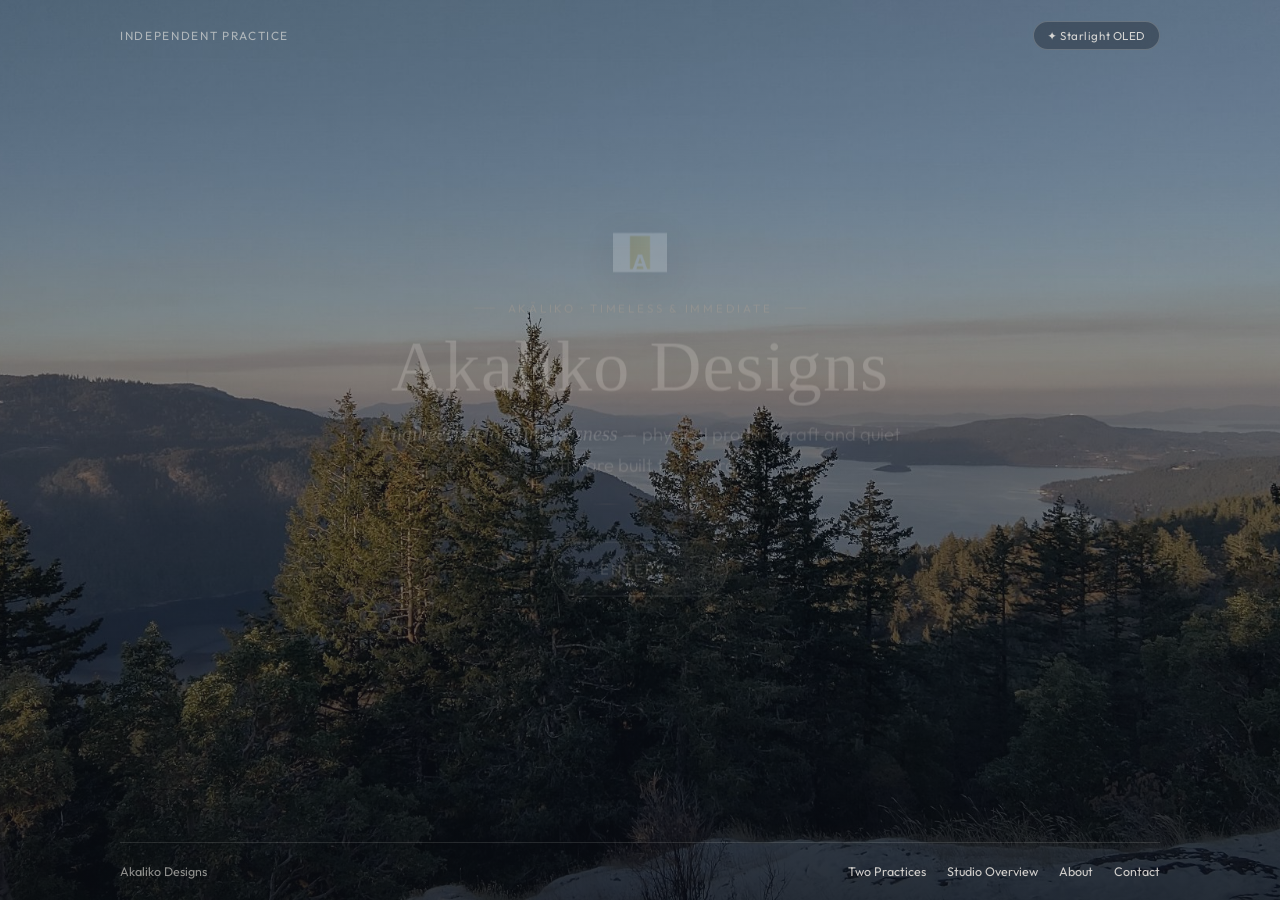
<file: welcome.html>
<!DOCTYPE html>
<html lang="en">
<head>
  <meta charset="UTF-8">
  <meta http-equiv="refresh" content="0; url=index.html">
  <link rel="canonical" href="index.html">
  <title>Akaliko Designs</title>
</head>
<body><p>Redirecting to <a href="index.html">Akaliko Designs</a>…</p></body>
</html>
</file>
<file: assets/akaliko-harmony.css>
/* ==========================================================================
   Akaliko Designs — Architectural Harmony Layer
   Golden Ratio (phi = 1.618) · Visual Hierarchy · Symmetry · Repeating Motifs
   ========================================================================== */

:root {
  /* Fibonacci spatial progression (exact phi convergence) */
  --phi: 1.6180339887;
  --s0: 5px;
  --s1: 8px;
  --s2: 13px;
  --s3: 21px;
  --s4: 34px;
  --s5: 55px;
  --s6: 89px;

  /* Golden typographic scale (sqrt(phi) = 1.272, phi = 1.618, phi^2 = 2.618) */
  --t-xs: 0.75rem;
  --t-sm: 0.875rem;
  --t-base: 1rem;
  --t-lead: clamp(1.04rem, 1.35vw, 1.16rem);
  --t-h3: 1.272rem;
  --t-h2: clamp(1.618rem, 2.618vw, 2.28rem);
  --t-h1: clamp(2.25rem, 4.236vw, 3.38rem);

  /* Fibonacci corner radii & subtle motion */
  --r-sm: 8px;
  --r-md: 13px;
  --r-lg: 21px;
  --ease-calm: cubic-bezier(0.22, 1, 0.36, 1);

  /* Repeating architectural pattern ink */
  --pattern-dot: rgba(62, 74, 105, 0.065);
  --band-alt: color-mix(in srgb, var(--surface-alt) 48%, var(--bg));
  --card-sheen: rgba(255, 255, 255, 0.32);
}

html[data-theme="starlight"] {
  --pattern-dot: rgba(242, 242, 242, 0.045);
  --band-alt: #050506;
  --card-sheen: rgba(255, 255, 255, 0.05);
}

/* 1. Container & Vertical Golden Proportions ------------------------------- */
.container {
  max-width: 1100px;
  padding: 0 var(--s3);
}

body {
  font-size: var(--t-base);
  line-height: 1.618;
}

/* Header precision & symmetry */
.header-inner {
  padding: var(--s2) 0;
  min-height: 68px;
}

.brand-mark {
  width: 32px;
  height: 32px;
  border-radius: 6px;
  transition: transform 0.34s var(--ease-calm);
}
.brand-group:hover .brand-mark {
  transform: scale(1.05);
}

/* Hardware Sub-Navigation (Industries & Services nested inside Hardware) */
.sub-nav-bar {
  background: color-mix(in srgb, var(--surface) 82%, var(--bg));
  border-bottom: 1px solid var(--line);
}
.sub-nav-inner {
  display: flex;
  flex-wrap: wrap;
  align-items: center;
  gap: var(--s1);
  padding: 10px 0;
}
.sub-nav-label {
  font-size: 0.7rem;
  letter-spacing: 0.18em;
  text-transform: uppercase;
  color: var(--accent-warm-deep);
  font-weight: 500;
  margin-right: var(--s2);
  padding-right: var(--s2);
  border-right: 1px solid var(--line);
}
.sub-nav-bar a {
  font-size: 0.82rem;
  padding: 5px 13px;
  border-radius: 999px;
  color: var(--muted);
  border: 1px solid transparent;
  transition: color 0.2s ease, border-color 0.2s ease, background-color 0.2s ease;
}
.sub-nav-bar a:hover {
  color: var(--ink);
  border-color: var(--line);
}
.sub-nav-bar a.active {
  color: var(--ink);
  background: var(--surface-alt);
  border-color: var(--accent-warm);
  font-weight: 500;
}

/* 2. Visual Hierarchy — Golden Typographic Ladder -------------------------- */
.hero {
  padding: var(--s6) 0 var(--s5); /* 89px : 55px = exact phi (1.618) */
}

.hero-centered {
  padding: calc(var(--s6) + var(--s2)) 0 var(--s6);
}

.eyebrow {
  font-size: var(--t-xs);
  letter-spacing: 0.2em;
  gap: var(--s2);
  margin-bottom: var(--s2);
}

/* Repeating Motif 1: 21px -> 34px -> 55px Fibonacci hairline cadence */
.eyebrow::before {
  width: var(--s3); /* 21px */
  height: 1px;
}

.hero-centered .eyebrow::after {
  content: "";
  width: var(--s3);
  height: 1px;
  background: currentColor;
  opacity: 0.72;
}

h1 {
  font-size: var(--t-h1);
  line-height: 1.12;
  letter-spacing: -0.005em;
  margin: 0 0 var(--s3);
  max-width: 21ch;
  text-wrap: balance;
}

.hero-centered h1 {
  max-width: 22ch;
}

.lead {
  font-size: var(--t-lead);
  line-height: 1.68;
  max-width: 58ch; /* Classical golden reading measure */
  margin: 0 0 var(--s4);
}

h2 {
  font-size: var(--t-h2);
  line-height: 1.18;
  letter-spacing: -0.004em;
  margin: 0;
  text-wrap: balance;
}

h3 {
  font-family: var(--font-serif);
  font-weight: 400;
  font-size: var(--t-h3);
  line-height: 1.28;
  letter-spacing: 0.005em;
  color: var(--ink);
}

/* Section header with repeating 34px warm architectural underline */
.section-header {
  gap: var(--s1);
  margin-bottom: var(--s4);
  position: relative;
}

.section-header::after {
  content: "";
  display: block;
  width: var(--s4); /* 34px = phi * 21px */
  height: 1px;
  margin-top: var(--s1);
  background: linear-gradient(90deg, var(--accent-warm-deep), transparent);
  opacity: 0.78;
}

.section-kicker {
  font-size: var(--t-xs);
  letter-spacing: 0.2em;
}

/* 3. Repeating Architectural Patterns — Band Rhythm & Seam Diamonds -------- */
section.band {
  position: relative;
  padding: var(--s6) 0 var(--s5); /* 89px : 55px golden rhythm */
  border-bottom: 1px solid var(--line);
}

/* Subtle alternating ground + quiet 21px architectural dot matrix */
main > section.band:nth-of-type(even) {
  background-color: var(--band-alt);
  background-image: radial-gradient(var(--pattern-dot) 1px, transparent 1px);
  background-size: var(--s3) var(--s3); /* 21px x 21px Fibonacci grid */
}

/* Centered symmetric diamond ornament along horizontal band dividers */
main > section.band:not(:last-of-type)::after {
  content: "";
  position: absolute;
  left: 50%;
  bottom: -4px;
  width: 7px;
  height: 7px;
  background: var(--bg);
  border: 1px solid var(--accent-warm-deep);
  transform: translateX(-50%) rotate(45deg);
  opacity: 0.65;
  pointer-events: none;
}

/* 4. Symmetry & Golden Proportions in Cards & Grids ------------------------ */
.grid-2,
.grid-3,
.grid-4 {
  gap: var(--s3); /* 21px consistent architectural gutter */
  align-items: stretch;
}

.card,
.client-card,
.founder-card,
.cred-card,
.pf-card {
  border-radius: var(--r-lg); /* 21px unified outer radius */
  padding: var(--s4);         /* 34px Fibonacci interior breathing */
  border: 1px solid var(--line);
  box-shadow:
    inset 0 1px 0 var(--card-sheen),
    var(--shadow);
  transition:
    transform 0.34s var(--ease-calm),
    border-color 0.26s ease,
    box-shadow 0.34s var(--ease-calm);
}

.card {
  display: flex;
  flex-direction: column;
  justify-content: space-between;
  gap: var(--s3);
}

.card:hover,
.client-card:hover,
.pf-card:hover {
  border-color: color-mix(in srgb, var(--accent-warm-deep) 52%, var(--line));
}

.card:hover {
  transform: translateY(-2px);
}

/* Subtle architectural top hairline accent inside primary cards */
.card:not(.subtle),
.founder-card,
.pf-card {
  position: relative;
  overflow: hidden;
}

.card:not(.subtle)::before,
.founder-card::before,
.pf-card::before {
  content: "";
  position: absolute;
  top: 0;
  left: var(--s4);
  right: var(--s4);
  height: 1px;
  background: linear-gradient(90deg, transparent, var(--accent-warm), transparent);
  opacity: 0.45;
  pointer-events: none;
}

/* Strict golden 61.8% / 38.2% splits on asymmetric layouts */
.founder-card,
.pf-card,
.golden-split {
  display: grid;
  grid-template-columns: minmax(0, 1.618fr) minmax(0, 1fr);
  gap: var(--s4);
}

.founder-card {
  align-items: center;
}

.pf-card {
  align-items: start;
}

/* Symmetric inner surfaces (logo boxes, quotes, status banners) */
.status-banner {
  border-radius: var(--r-md); /* 13px nested Fibonacci radius */
  padding: var(--s2) var(--s3);
  margin-bottom: var(--s3);
}

.client-logo-box,
.pf-img-btn {
  border-radius: var(--r-md); /* 13px concentric inner radius */
}

.client-quote,
.pf-highlight {
  border-radius: 0 var(--r-md) var(--r-md) 0;
  padding: var(--s2) var(--s3);
}

.client-stack,
.pf-list {
  gap: var(--s4); /* 34px generous vertical separation */
}

/* Unified tactile button cadence */
.btn {
  min-height: 44px;
  padding: 11px var(--s3);
  border-radius: 999px;
  transition: transform 0.24s var(--ease-calm), opacity 0.2s ease, border-color 0.2s ease, background-color 0.2s ease;
}

.btn.small {
  min-height: 36px;
  padding: 7px 16px;
}

.bio-link-btn {
  border-radius: 999px;
  transition: transform 0.22s var(--ease-calm), border-color 0.2s ease, background-color 0.2s ease;
}
.bio-link-btn:hover {
  transform: translateY(-1px);
}

/* Consistent pill badges */
.tier-badge {
  font-size: 0.72rem;
  letter-spacing: 0.14em;
  text-transform: uppercase;
  padding: 5px 12px;
  border-radius: 999px;
}

/* Footer symmetry & quiet architectural separation */
footer.site-footer {
  padding: var(--s5) 0;
  border-top: 1px solid var(--line);
}

.footer-inner {
  gap: var(--s3);
  align-items: center;
}

.footer-links {
  gap: var(--s2) var(--s3);
}

/* Responsive symmetry preservation */
@media (max-width: 860px) {
  .hero {
    padding: var(--s5) 0 var(--s4);
  }
  section.band {
    padding: var(--s5) 0 var(--s4);
  }
  .founder-card,
  .pf-card,
  .golden-split {
    grid-template-columns: 1fr;
  }
  .card,
  .client-card,
  .founder-card,
  .cred-card,
  .pf-card {
    padding: var(--s3);
  }
}

@media (prefers-reduced-motion: reduce) {
  .card,
  .btn,
  .bio-link-btn,
  .brand-mark {
    transition: none;
  }
  .card:hover,
  .btn:hover,
  .bio-link-btn:hover {
    transform: none;
  }
}
</file>
